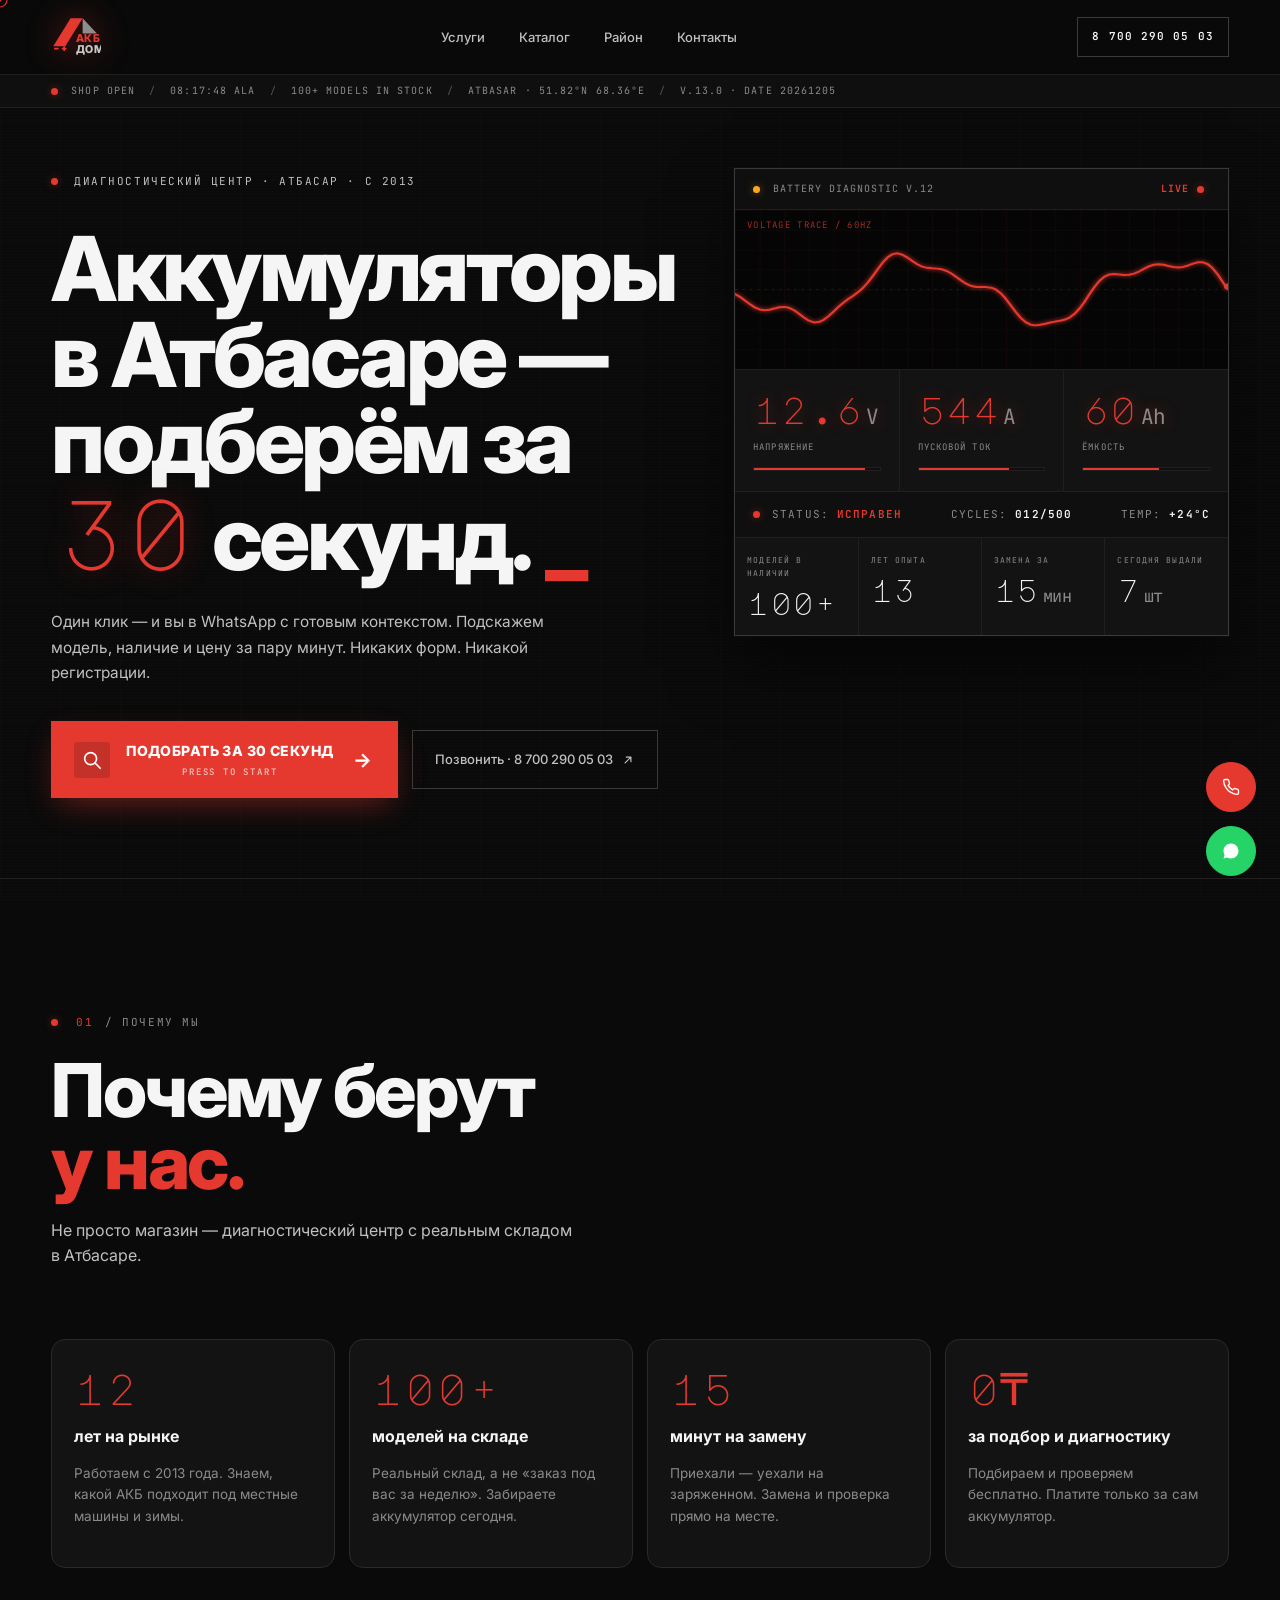
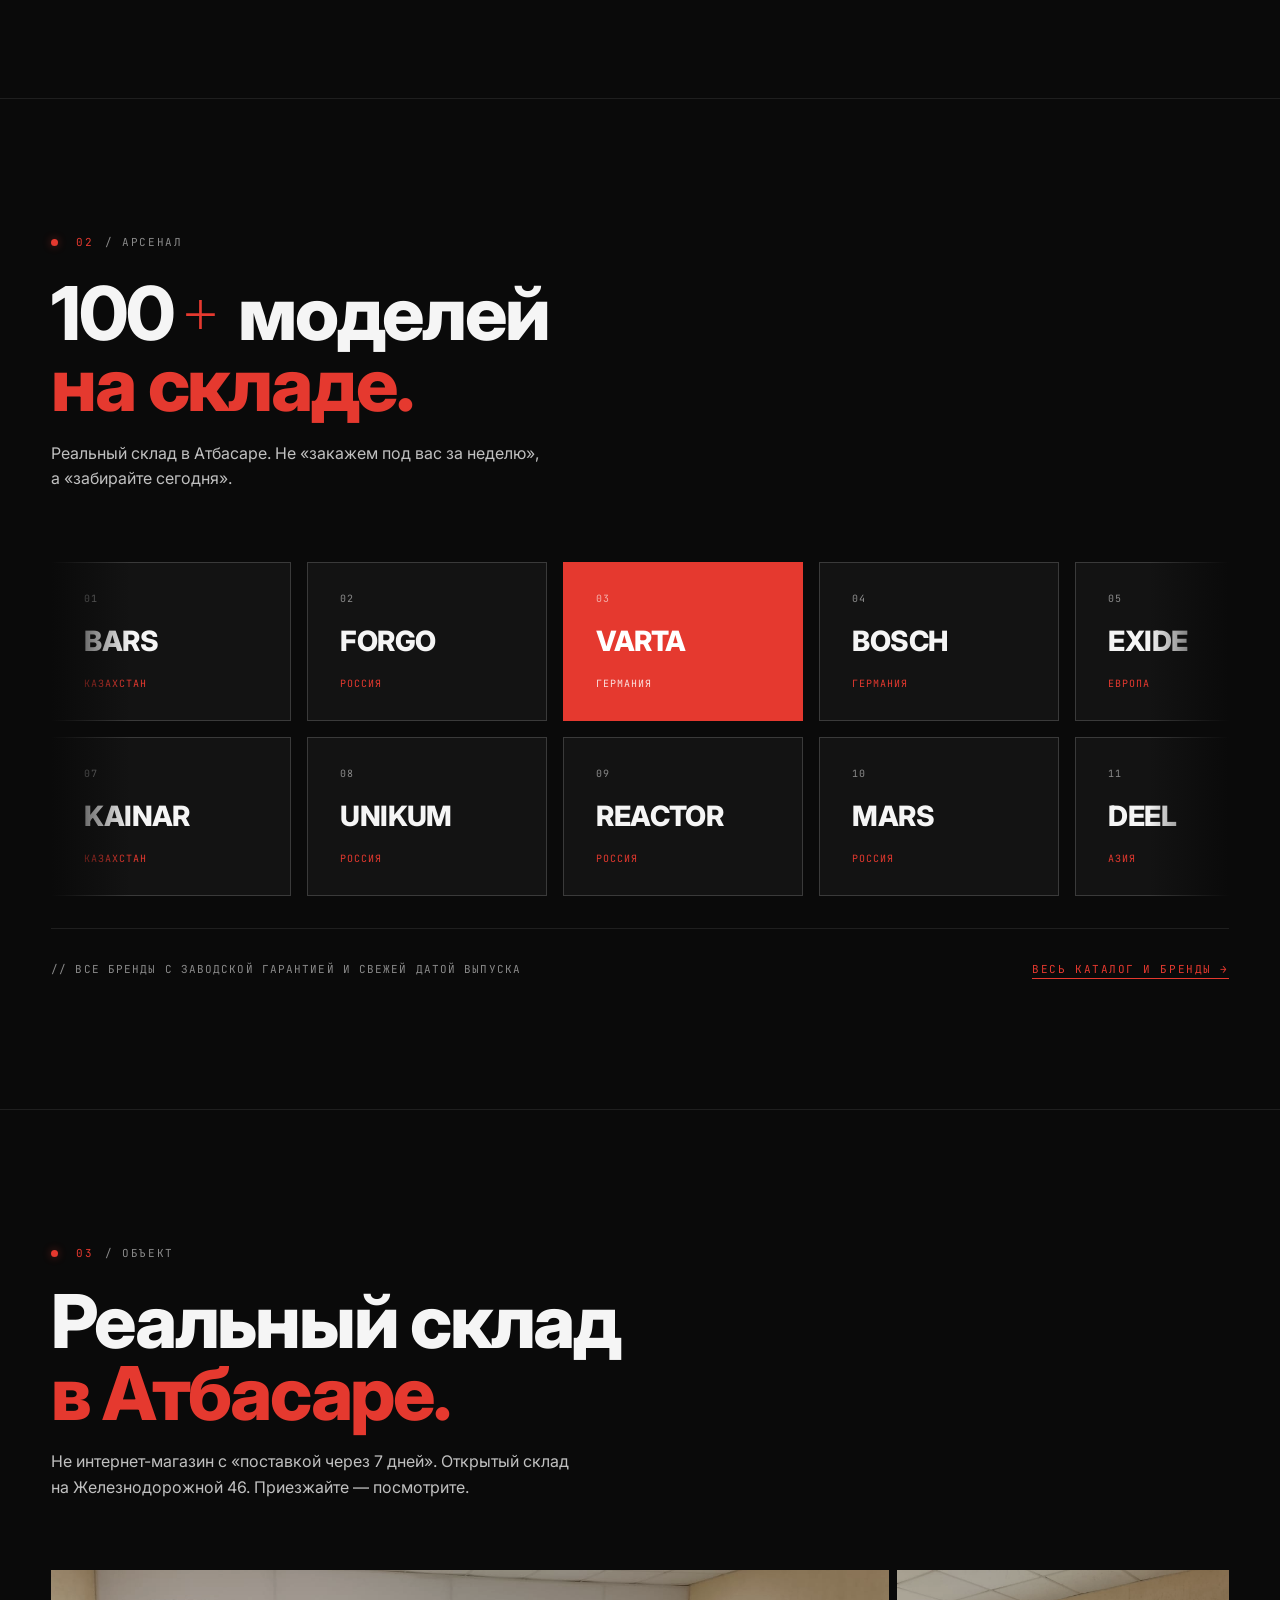
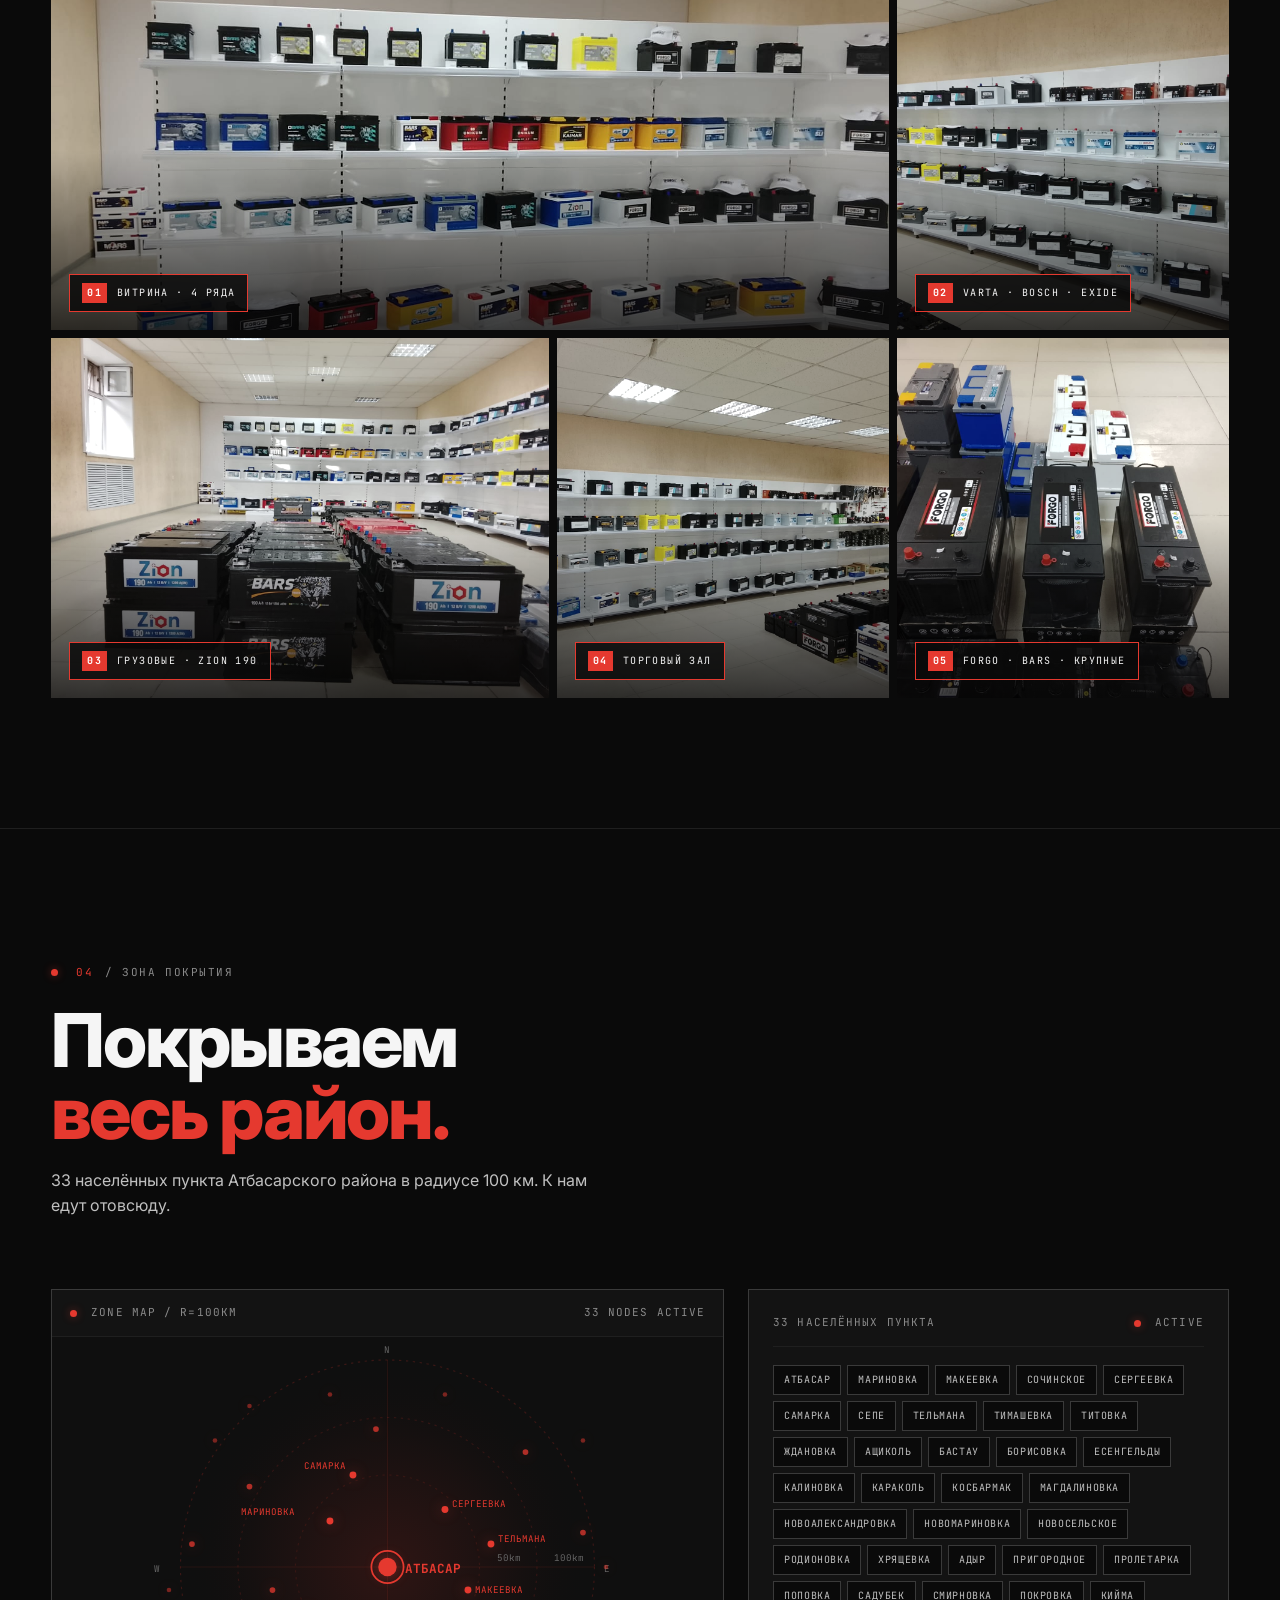
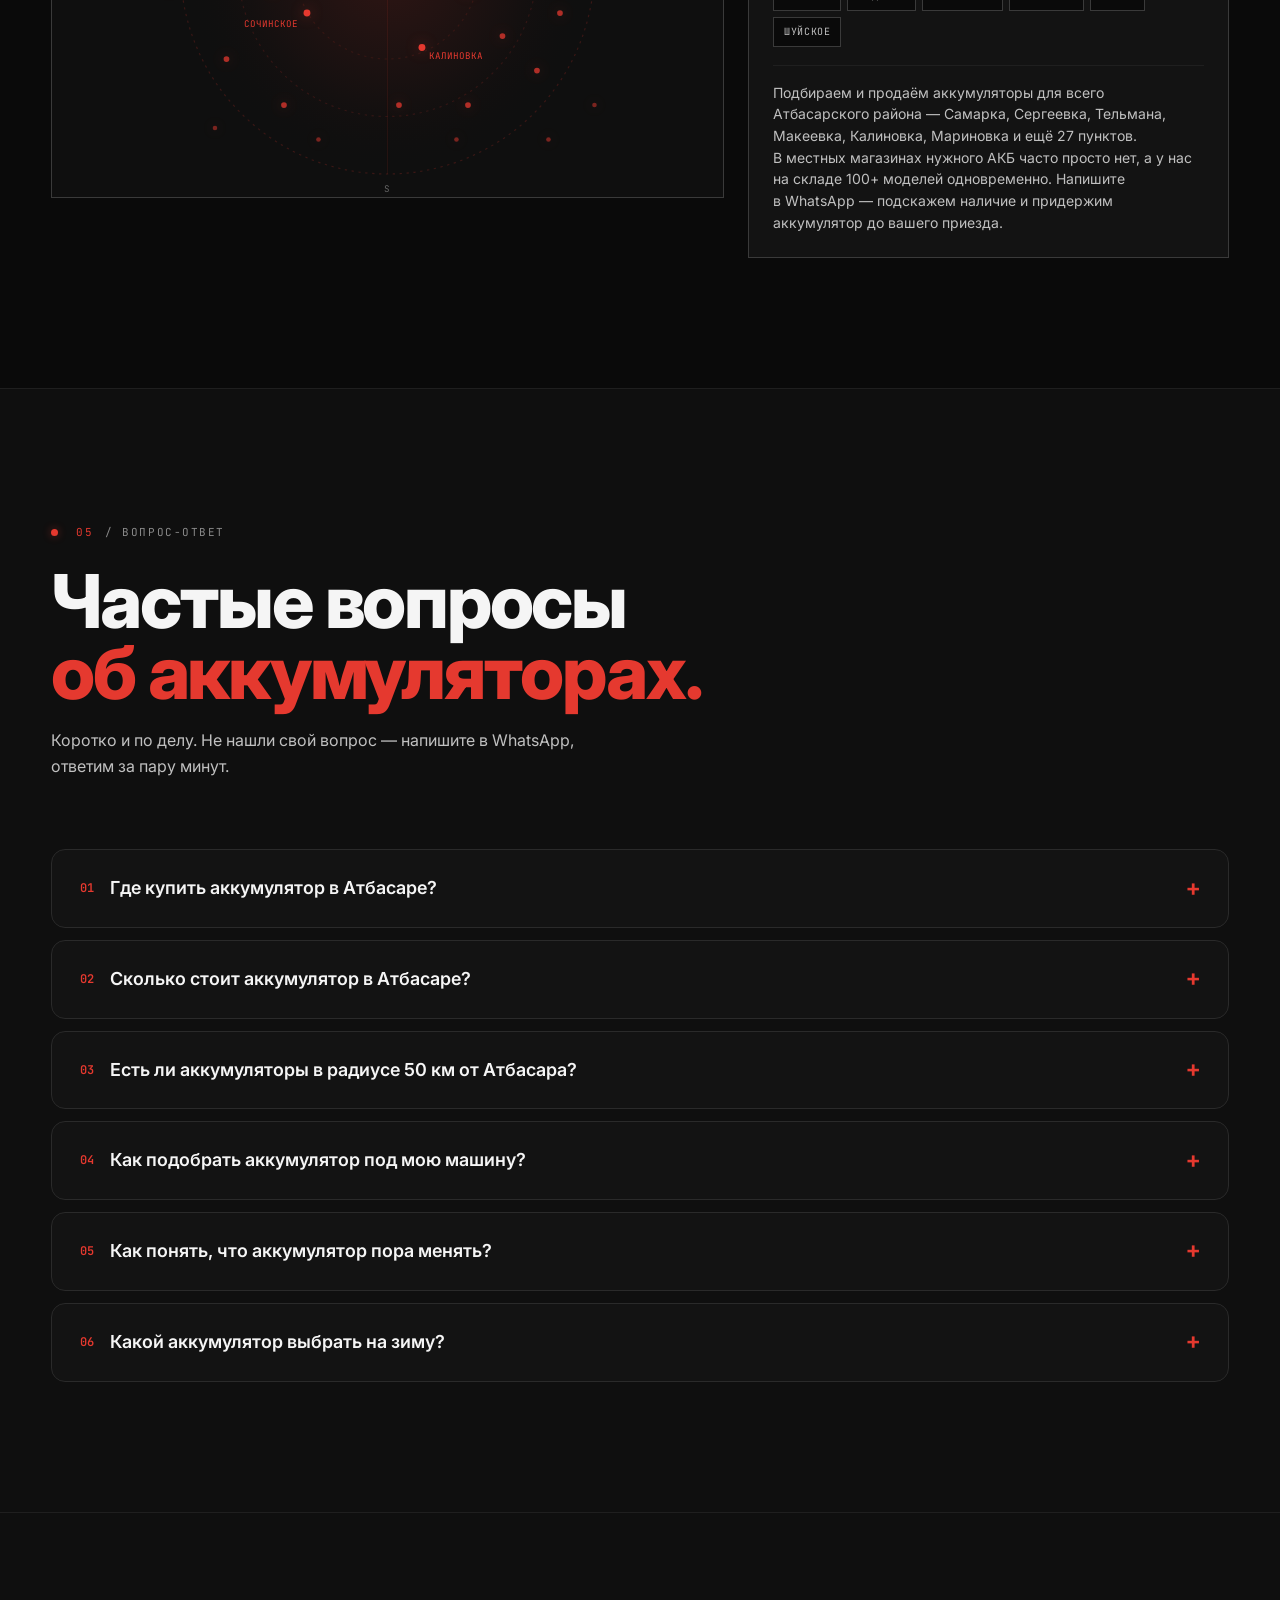
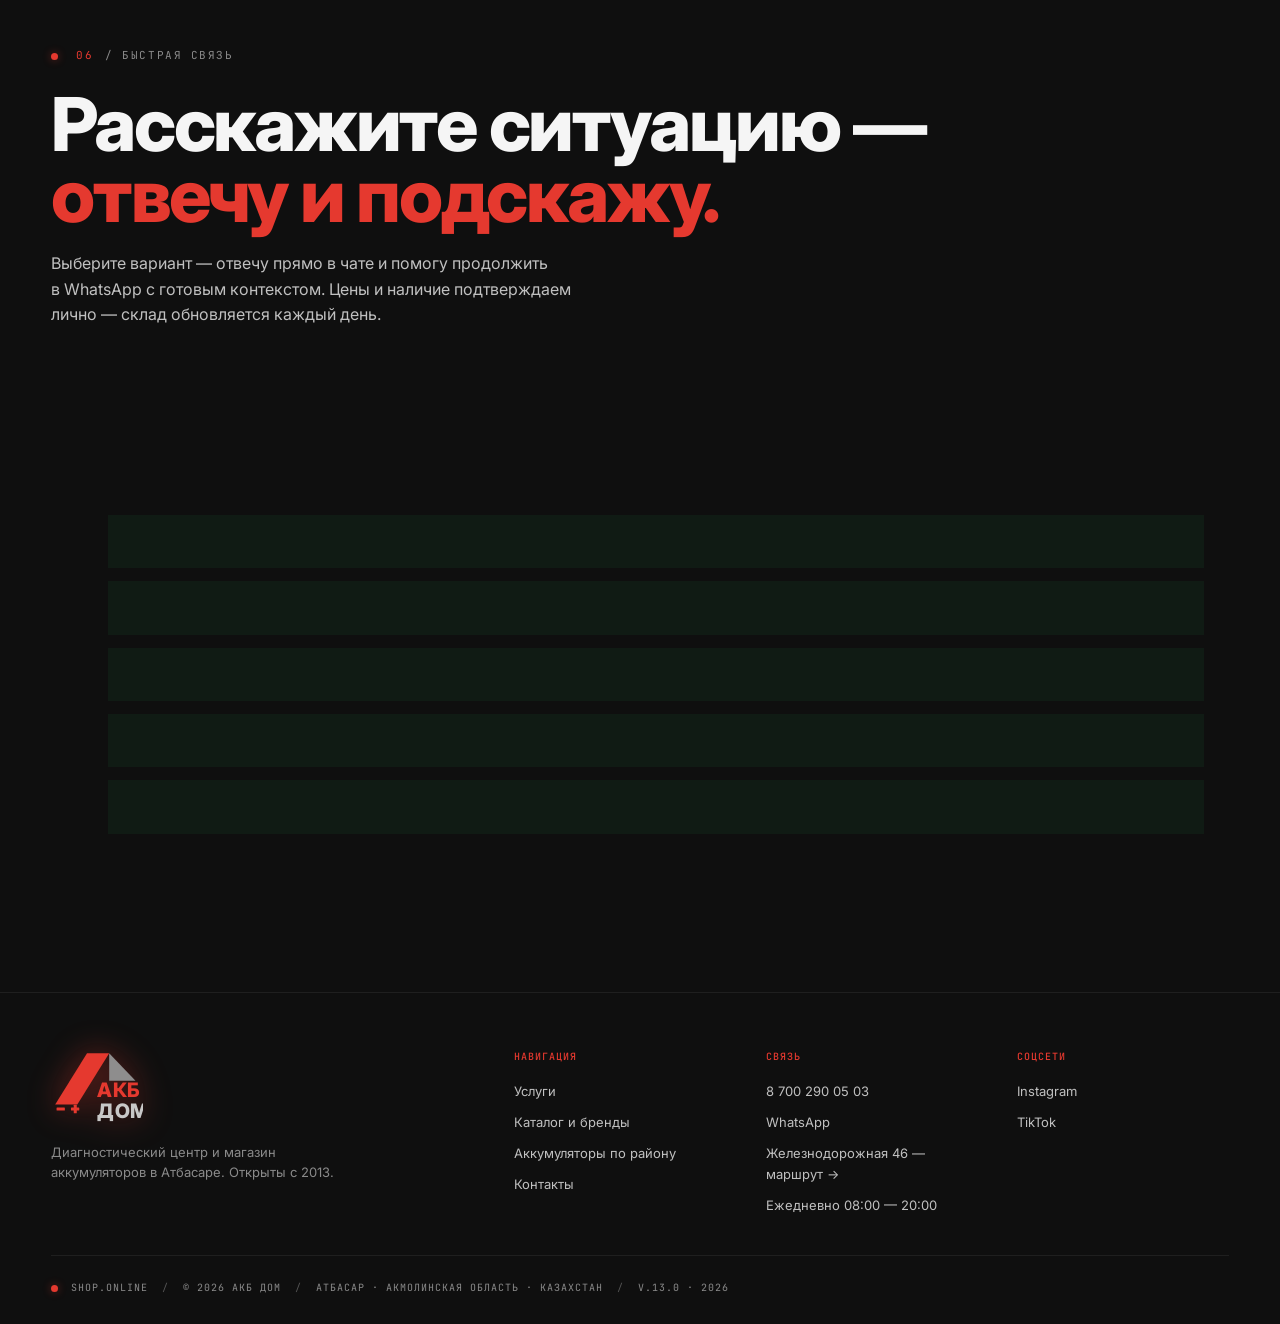
<file: index.html>
<!DOCTYPE html>
<html lang="ru">
<head>
<meta charset="UTF-8" />
<meta name="viewport" content="width=device-width, initial-scale=1.0, viewport-fit=cover" />
<meta name="theme-color" content="#E5392F" />

<title>Аккумуляторы в Атбасаре — подбор и замена за 15 мин | АКБ Дом</title>
<meta name="description" content="Аккумуляторы в Атбасаре: подбор за 30 сек, замена за 15 мин. 100+ моделей — BARS, VARTA, BOSCH, ZION. Диагностика бесплатно. Железнодорожная 46. ☎ 8 700 290 05 03." />
<meta name="robots" content="index, follow, max-image-preview:large" />
<meta name="geo.region" content="KZ-AKM" />
<meta name="geo.placename" content="Атбасар" />
<meta name="geo.position" content="51.82049;68.36369" />
<meta name="ICBM" content="51.82049, 68.36369" />
<link rel="canonical" href="https://akb-dom.kz/" />

<meta property="og:type" content="website" />
<meta property="og:locale" content="ru_KZ" />
<meta property="og:site_name" content="АКБ Дом" />
<meta property="og:title" content="Аккумуляторы в Атбасаре — подбор и замена за 15 мин | АКБ Дом" />
<meta property="og:description" content="Аккумуляторы в Атбасаре: подбор за 30 сек, замена за 15 мин. 100+ моделей — BARS, VARTA, BOSCH, ZION. Диагностика бесплатно. Железнодорожная 46. ☎ 8 700 290 05 03." />
<meta property="og:image" content="https://akb-dom.kz/og-cover.jpg" />
<meta property="og:url" content="https://akb-dom.kz/" />

<link rel="preconnect" href="https://fonts.googleapis.com" />
<link rel="preconnect" href="https://fonts.gstatic.com" crossorigin />
<link href="https://fonts.googleapis.com/css2?family=Inter:wght@400;500;600;700;800;900&family=JetBrains+Mono:wght@400;500;700&family=Major+Mono+Display&display=swap" rel="stylesheet" />
<link rel="icon" type="image/svg+xml" href="favicon.svg" />
<link rel="stylesheet" href="styles.css?v=5" />

<script type="application/ld+json">
{
  "@context": "https://schema.org",
  "@type": "AutoPartsStore",
  "@id": "https://akb-dom.kz/#business",
  "name": "АКБ Дом",
  "alternateName": [
    "AKB Dom Atbasar",
    "АКБ Дом Атбасар"
  ],
  "description": "Диагностический центр и самый большой магазин аккумуляторов в Атбасаре. Бесплатный подбор АКБ. 100+ моделей. 13 лет на рынке. BARS, FORGO, VARTA, BOSCH, EXIDE, ZION, KAINAR.",
  "url": "https://akb-dom.kz/",
  "logo": "https://akb-dom.kz/images/akb-dom-logo.jpg",
  "image": [
    "https://akb-dom.kz/images/akb-dom-atbasar-1.jpg",
    "https://akb-dom.kz/images/akb-dom-atbasar-2.jpg",
    "https://akb-dom.kz/images/akb-dom-atbasar-3.jpg",
    "https://akb-dom.kz/images/akb-dom-atbasar-4.jpg"
  ],
  "telephone": "+77002900503",
  "priceRange": "20000 — 180000 ₸",
  "currenciesAccepted": "KZT",
  "paymentAccepted": "Cash, Credit Card, Kaspi",
  "foundingDate": "2013",
  "address": {
    "@type": "PostalAddress",
    "streetAddress": "Железнодорожная улица, 46",
    "addressLocality": "Атбасар",
    "addressRegion": "Акмолинская область",
    "addressCountry": "KZ",
    "postalCode": "020400"
  },
  "geo": {
    "@type": "GeoCoordinates",
    "latitude": 51.82049,
    "longitude": 68.36369
  },
  "openingHoursSpecification": [
    {
      "@type": "OpeningHoursSpecification",
      "dayOfWeek": [
        "Monday",
        "Tuesday",
        "Wednesday",
        "Thursday",
        "Friday",
        "Saturday",
        "Sunday"
      ],
      "opens": "08:00",
      "closes": "20:00"
    }
  ],
  "sameAs": [
    "https://www.instagram.com/akb.dom_astana",
    "https://www.tiktok.com/@akb.dom_astana",
    "https://2gis.kz/firm/70000001114789784"
  ],
  "hasMap": "https://2gis.kz/firm/70000001114789784",
  "areaServed": [
    {
      "@type": "City",
      "name": "Атбасар"
    },
    {
      "@type": "AdministrativeArea",
      "name": "Атбасарский район"
    },
    {
      "@type": "GeoCircle",
      "name": "Зона обслуживания — радиус 100 км от Атбасара",
      "geoMidpoint": {
        "@type": "GeoCoordinates",
        "latitude": 51.82049,
        "longitude": 68.36369
      },
      "geoRadius": "100000"
    },
    {
      "@type": "Place",
      "name": "Мариновка"
    },
    {
      "@type": "Place",
      "name": "Макеевка"
    },
    {
      "@type": "Place",
      "name": "Сочинское"
    },
    {
      "@type": "Place",
      "name": "Сергеевка"
    },
    {
      "@type": "Place",
      "name": "Самарка"
    },
    {
      "@type": "Place",
      "name": "Сепе"
    },
    {
      "@type": "Place",
      "name": "Тельмана"
    },
    {
      "@type": "Place",
      "name": "Тимашевка"
    },
    {
      "@type": "Place",
      "name": "Титовка"
    },
    {
      "@type": "Place",
      "name": "Ждановка"
    },
    {
      "@type": "Place",
      "name": "Ащиколь"
    },
    {
      "@type": "Place",
      "name": "Бастау"
    },
    {
      "@type": "Place",
      "name": "Борисовка"
    },
    {
      "@type": "Place",
      "name": "Есенгельды"
    },
    {
      "@type": "Place",
      "name": "Калиновка"
    },
    {
      "@type": "Place",
      "name": "Караколь"
    },
    {
      "@type": "Place",
      "name": "Косбармак"
    },
    {
      "@type": "Place",
      "name": "Магдалиновка"
    },
    {
      "@type": "Place",
      "name": "Новоалександровка"
    },
    {
      "@type": "Place",
      "name": "Новомариновка"
    },
    {
      "@type": "Place",
      "name": "Новосельское"
    },
    {
      "@type": "Place",
      "name": "Родионовка"
    },
    {
      "@type": "Place",
      "name": "Хрящевка"
    },
    {
      "@type": "Place",
      "name": "Адыр"
    },
    {
      "@type": "Place",
      "name": "Пригородное"
    },
    {
      "@type": "Place",
      "name": "Пролетарка"
    },
    {
      "@type": "Place",
      "name": "Поповка"
    },
    {
      "@type": "Place",
      "name": "Садубек"
    },
    {
      "@type": "Place",
      "name": "Смирновка"
    },
    {
      "@type": "Place",
      "name": "Покровка"
    },
    {
      "@type": "Place",
      "name": "Кийма"
    },
    {
      "@type": "Place",
      "name": "Шуйское"
    }
  ],
  "makesOffer": [
    {
      "@type": "Offer",
      "itemOffered": {
        "@type": "Service",
        "name": "Подбор аккумулятора",
        "description": "Бесплатный подбор АКБ по марке, модели и году авто за 30 секунд."
      }
    },
    {
      "@type": "Offer",
      "itemOffered": {
        "@type": "Service",
        "name": "Замена аккумулятора",
        "description": "Замена АКБ на месте в Атбасаре за 15 минут."
      }
    },
    {
      "@type": "Offer",
      "itemOffered": {
        "@type": "Service",
        "name": "Диагностика аккумулятора",
        "description": "Проверка напряжения, пускового тока и состояния батареи."
      }
    },
    {
      "@type": "Offer",
      "itemOffered": {
        "@type": "Service",
        "name": "Зарядка аккумулятора",
        "description": "Зарядка разряженного аккумулятора правильным током."
      }
    }
  ],
  "brand": [
    {
      "@type": "Brand",
      "name": "BARS"
    },
    {
      "@type": "Brand",
      "name": "FORGO"
    },
    {
      "@type": "Brand",
      "name": "VARTA"
    },
    {
      "@type": "Brand",
      "name": "BOSCH"
    },
    {
      "@type": "Brand",
      "name": "EXIDE"
    },
    {
      "@type": "Brand",
      "name": "ZION"
    },
    {
      "@type": "Brand",
      "name": "KAINAR"
    },
    {
      "@type": "Brand",
      "name": "UNIKUM"
    }
  ]
}
</script>
<script type="application/ld+json">
{
 "@context": "https://schema.org",
 "@type": "FAQPage",
 "mainEntity": [
  {
   "@type": "Question",
   "name": "Где купить аккумулятор в Атбасаре?",
   "acceptedAnswer": {
    "@type": "Answer",
    "text": "В магазине АКБ Дом на Железнодорожной 46 — это открытый склад со 100+ моделями в наличии. Работаем ежедневно с 08:00 до 20:00, с 2013 года. Подбор и диагностика бесплатные."
   }
  },
  {
   "@type": "Question",
   "name": "Сколько стоит аккумулятор в Атбасаре?",
   "acceptedAnswer": {
    "@type": "Answer",
    "text": "От 20 000 до 180 000 ₸ — зависит от ёмкости и бренда. Точную цену по вашей модели подтвердим в WhatsApp: склад обновляется каждый день."
   }
  },
  {
   "@type": "Question",
   "name": "Есть ли аккумуляторы в радиусе 50 км от Атбасара?",
   "acceptedAnswer": {
    "@type": "Answer",
    "text": "Да. Магазин находится в Атбасаре, и большинство сёл Атбасарского района лежит в радиусе 50 км — это 30–40 минут дороги. Из дальних пунктов района ехать до 100 км. Доставки по сёлам нет, но перед выездом напишите в WhatsApp — подберём модель и придержим аккумулятор до приезда."
   }
  },
  {
   "@type": "Question",
   "name": "Как подобрать аккумулятор под мою машину?",
   "acceptedAnswer": {
    "@type": "Answer",
    "text": "Подбор бесплатный и занимает около 30 секунд. Назовите марку, модель и год авто — или данные со старого аккумулятора. Учитываем ёмкость, пусковой ток и полярность."
   }
  },
  {
   "@type": "Question",
   "name": "Как понять, что аккумулятор пора менять?",
   "acceptedAnswer": {
    "@type": "Answer",
    "text": "Стартер крутит вяло, машина тяжело заводится по утрам, тускнеют фары, АКБ старше 4–5 лет. Заезжайте на бесплатную диагностику — проверим напряжение и пусковой ток и скажем честно, менять или ещё послужит."
   }
  },
  {
   "@type": "Question",
   "name": "Какой аккумулятор выбрать на зиму?",
   "acceptedAnswer": {
    "@type": "Answer",
    "text": "С запасом по пусковому току (CCA): в Атбасаре бывает до −40 °C. Берите модель не слабее заводской, а для дизеля и больших моторов — с запасом. Подберём бесплатно под вашу машину."
   }
  }
 ]
}
</script>
</head>
<body>

<svg xmlns="http://www.w3.org/2000/svg" style="display:none">
  <defs>
    <symbol id="roof" viewBox="0 0 40 40"><path d="M 22 6 L 36 24 L 22 24 Z" fill="#8E8D8D"/><path d="M 6 24 L 18 6 L 30 24 Z" fill="#E5392F"/><rect x="13" y="22" width="2" height="6" fill="#E5392F"/><rect x="21" y="22" width="2" height="6" fill="#8E8D8D"/></symbol>
    <symbol id="bolt" viewBox="0 0 24 24"><path d="M14 2 L4 14 H11 L10 22 L20 10 H13 L14 2 Z" fill="currentColor"/></symbol>
    <symbol id="arrow" viewBox="0 0 24 24"><path d="M5 12 H19 M13 6 L19 12 L13 18" fill="none" stroke="currentColor" stroke-width="2" stroke-linejoin="round" stroke-linecap="round"/></symbol>
    <symbol id="arrow-tr" viewBox="0 0 24 24"><path d="M7 17 L17 7 M9 7 H17 V15" fill="none" stroke="currentColor" stroke-width="2" stroke-linejoin="round" stroke-linecap="round"/></symbol>
    <symbol id="phone" viewBox="0 0 24 24"><path d="M22 16.92v3a2 2 0 0 1-2.18 2 19.79 19.79 0 0 1-8.63-3.07 19.5 19.5 0 0 1-6-6 19.79 19.79 0 0 1-3.07-8.67A2 2 0 0 1 4.11 2h3a2 2 0 0 1 2 1.72c.13.96.37 1.9.72 2.81a2 2 0 0 1-.45 2.11L8.09 9.91a16 16 0 0 0 6 6l1.27-1.27a2 2 0 0 1 2.11-.45c.91.35 1.85.59 2.81.72A2 2 0 0 1 22 16.92z" fill="none" stroke="currentColor" stroke-width="1.8" stroke-linejoin="round" stroke-linecap="round"/></symbol>
    <symbol id="wa" viewBox="0 0 24 24"><path d="M17.5 14.4c-.3-.15-1.76-.87-2.03-.97-.27-.1-.47-.15-.67.15-.2.3-.77.97-.94 1.16-.17.2-.35.22-.64.08-.3-.15-1.26-.46-2.39-1.48-.88-.79-1.48-1.76-1.65-2.06-.17-.3-.02-.46.13-.6.13-.13.3-.35.45-.52.15-.17.2-.3.3-.5.1-.2.05-.37-.03-.52-.07-.15-.67-1.61-.92-2.21-.24-.58-.49-.5-.67-.51-.17-.01-.37-.01-.57-.01-.2 0-.52.07-.79.37-.27.3-1.04 1.02-1.04 2.48s1.07 2.88 1.21 3.07c.15.2 2.1 3.2 5.08 4.49.71.3 1.26.49 1.69.62.71.23 1.36.2 1.87.12.57-.08 1.76-.72 2-1.41.25-.7.25-1.29.17-1.41-.07-.12-.27-.2-.57-.35zM12 2C6.48 2 2 6.48 2 12c0 1.9.53 3.66 1.44 5.17L2 22l4.83-1.44A9.97 9.97 0 0 0 12 22c5.52 0 10-4.48 10-10S17.52 2 12 2z" fill="currentColor"/></symbol>
    <symbol id="check" viewBox="0 0 24 24"><path d="M5 12 L10 17 L19 7" fill="none" stroke="currentColor" stroke-width="2.5" stroke-linejoin="round" stroke-linecap="round"/></symbol>
    <symbol id="x" viewBox="0 0 24 24"><path d="M6 6 L18 18 M18 6 L6 18" stroke="currentColor" stroke-width="2" stroke-linecap="round"/></symbol>
    <symbol id="dot" viewBox="0 0 8 8"><circle cx="4" cy="4" r="2" fill="currentColor"/></symbol>
    <symbol id="key" viewBox="0 0 24 24"><path d="M15 7 A 4 4 0 1 0 11.85 11.85 L 4 19.7 V 21 H 6 V 19 H 8 V 17 H 10 V 14.85" fill="none" stroke="currentColor" stroke-width="1.8" stroke-linejoin="round" stroke-linecap="round"/><circle cx="16" cy="7" r="1.2" fill="currentColor"/></symbol>
    <symbol id="search" viewBox="0 0 24 24"><circle cx="10.5" cy="10.5" r="6.5" fill="none" stroke="currentColor" stroke-width="1.8"/><line x1="15.5" y1="15.5" x2="21" y2="21" stroke="currentColor" stroke-width="1.8" stroke-linecap="round"/></symbol>
    <symbol id="logo" viewBox="40 40 332 278">
      <polygon points="55,240 170,55 250,55 135,240" fill="#E5392F"/>
      <polygon points="250,55 345,155 250,155" fill="#8E8D8D"/>
      <rect x="60" y="251" width="30" height="11" rx="2" fill="#E5392F"/>
      <rect x="112" y="251" width="30" height="11" rx="2" fill="#E5392F"/>
      <rect x="122" y="241" width="11" height="31" rx="2" fill="#E5392F"/>
      <text x="206" y="212" font-family="Inter, Arial, sans-serif" font-weight="800" font-size="72" letter-spacing="2" fill="#E5392F">АКБ</text>
      <text x="206" y="288" font-family="Inter, Arial, sans-serif" font-weight="800" font-size="72" letter-spacing="2" fill="#C8C8C8">ДОМ</text>
    </symbol>
  </defs>
</svg>

<!-- BOOT SCREEN (приветствие при загрузке) -->
<div class="boot" id="boot" aria-hidden="true">
  <div class="boot-inner">
    <div class="boot-bolt">
      <svg width="56" height="56" viewBox="0 0 24 24"><use href="#bolt"/></svg>
    </div>
    <div class="boot-text">
      <div class="boot-line mono"><span class="boot-prompt">&gt;</span> SYSTEM CHECK ........... <span class="boot-ok">OK</span></div>
      <div class="boot-line mono"><span class="boot-prompt">&gt;</span> BATTERY MODULE ......... <span class="boot-ok">100%</span></div>
      <div class="boot-line mono"><span class="boot-prompt">&gt;</span> CONNECTING TO АКБ ДОМ .. <span class="boot-ok">ONLINE</span></div>
      <div class="boot-line mono"><span class="boot-prompt">&gt;</span> LOADING DIAGNOSTIC UI...</div>
    </div>
  </div>
</div>

<!-- Custom cursor -->
<div class="cursor" id="cursor" aria-hidden="true">
  <svg viewBox="0 0 24 24"><circle cx="12" cy="12" r="6" fill="none" stroke="currentColor" stroke-width="1"/><circle cx="12" cy="12" r="1.4" fill="currentColor"/></svg>
</div>

<!-- Floating CTAs -->
<a class="fcta fcta-call" href="tel:+77002900503" aria-label="Позвонить" data-sound="click">
  <svg width="18" height="18"><use href="#phone"/></svg>
</a>
<a class="fcta fcta-wa" href="https://wa.me/77002900503" target="_blank" rel="noopener" aria-label="WhatsApp" data-sound="click">
  <svg width="18" height="18"><use href="#wa"/></svg>
</a>

<header class="sysbar">
  <div class="container sysbar-row">
    <a href="index.html" class="brand" data-sound="click">
      <span class="brand-mark"><svg width="50" height="42" role="img" aria-label="АКБ Дом — аккумуляторы в Атбасаре"><use href="#logo"/></svg></span>
    </a>
    <nav class="nav">
      <a href="uslugi.html" data-sound="click"><span>Услуги</span></a>
      <a href="katalog.html" data-sound="click"><span>Каталог</span></a>
      <a href="rayon.html" data-sound="click"><span>Район</span></a>
      <a href="kontakty.html" data-sound="click"><span>Контакты</span></a>
    </nav>
    <a href="tel:+77002900503" class="sys-cta mono" data-sound="click">
      8 700 290 05 03
    </a>
    <button class="burger" id="burger" type="button" aria-label="Меню" aria-expanded="false" aria-controls="mnav" data-sound="click"><span></span><span></span><span></span></button>
  </div>
  <div class="ticker-bar mono" aria-hidden="true">
    <div class="container ticker-row">
      <span><i class="led led-on"></i> SHOP OPEN</span>
      <span class="sep">/</span>
      <span id="local-time">--:--:-- ALA</span>
      <span class="sep">/</span>
      <span class="hide-sm">100+ MODELS IN STOCK</span>
      <span class="sep hide-sm">/</span>
      <span class="hide-sm">ATBASAR · 51.82°N 68.36°E</span>
      <span class="sep hide-sm">/</span>
      <span>v.13.0 · DATE <span id="datestamp">--</span></span>
    </div>
  </div>
</header>

<nav class="mnav" id="mnav" aria-label="Мобильное меню">
  <a class="mnav-link" href="index.html" aria-current="page">Главная</a>
  <a class="mnav-link" href="uslugi.html">Услуги</a>
  <a class="mnav-link" href="katalog.html">Каталог</a>
  <a class="mnav-link" href="rayon.html">Район</a>
  <a class="mnav-link" href="kontakty.html">Контакты</a>
  <div class="mnav-cta">
    <a class="mnav-btn call" href="tel:+77002900503">Позвонить · 8 700 290 05 03</a>
    <a class="mnav-btn wa" href="https://wa.me/77002900503" target="_blank" rel="noopener">Написать в WhatsApp</a>
  </div>
  <div class="mnav-foot mono">АТБАСАР · ЖЕЛЕЗНОДОРОЖНАЯ 46<br/>ЕЖЕДНЕВНО 08:00 — 20:00</div>
</nav>

<section class="hero" id="top">
  <div class="hero-grid container">
    <!-- LEFT: Big claim + CTA -->
    <div class="hero-claim">
      <span class="eyebrow mono">
        <i class="led led-on"></i>
        ДИАГНОСТИЧЕСКИЙ ЦЕНТР · АТБАСАР · С 2013
      </span>
      <h1 class="hero-h1">
        Аккумуляторы<br/>
        в&nbsp;Атбасаре —<br/>
        подберём за <span class="big-num">30</span>&nbsp;секунд.
        <span class="hero-cursor" aria-hidden="true">_</span>
      </h1>
      <p class="hero-sub">
        Один клик — и&nbsp;вы&nbsp;в&nbsp;WhatsApp с&nbsp;готовым контекстом. Подскажем модель,
        наличие и&nbsp;цену за&nbsp;пару минут. Никаких форм. Никакой регистрации.
      </p>
      <div class="hero-actions">
        <button class="ignite-btn" id="ignite-btn" data-sound="ignite">
          <span class="ignite-glow"></span>
          <span class="ignite-icon"><svg width="22" height="22"><use href="#search"/></svg></span>
          <span class="ignite-label">
            <span class="ignite-text">ПОДОБРАТЬ ЗА&nbsp;30&nbsp;СЕКУНД</span>
            <span class="ignite-sub mono">PRESS TO START</span>
          </span>
          <span class="ignite-arrow">→</span>
        </button>
        <a href="tel:+77002900503" class="ghost-btn" data-sound="click">
          <span>Позвонить&nbsp;· 8&nbsp;700&nbsp;290&nbsp;05&nbsp;03</span>
          <svg width="14" height="14"><use href="#arrow-tr"/></svg>
        </a>
      </div>
    </div>

    <!-- RIGHT: Live dashboard widget -->
    <div class="dash">
      <!-- Top: header strip -->
      <div class="dash-head mono">
        <span><i class="led led-amber"></i> BATTERY DIAGNOSTIC v.12</span>
        <span class="dash-head-right">
          <span>LIVE</span>
          <i class="led led-on led-blink"></i>
        </span>
      </div>

      <!-- Big oscilloscope -->
      <div class="osc">
        <svg viewBox="0 0 400 160" preserveAspectRatio="none" aria-hidden="true">
          <!-- grid -->
          <defs>
            <pattern id="osc-grid" width="20" height="20" patternUnits="userSpaceOnUse">
              <path d="M 20 0 L 0 0 0 20" fill="none" stroke="rgba(229,57,47,.08)" stroke-width="1"/>
            </pattern>
          </defs>
          <rect width="400" height="160" fill="url(#osc-grid)"/>
          <!-- middle axis -->
          <line x1="0" y1="80" x2="400" y2="80" stroke="rgba(229,57,47,.2)" stroke-width="1" stroke-dasharray="2 4"/>
          <!-- live wave -->
          <path id="osc-wave" d="" fill="none" stroke="#E5392F" stroke-width="2" stroke-linejoin="round" stroke-linecap="round" filter="url(#osc-glow)"/>
          <filter id="osc-glow">
            <feGaussianBlur in="SourceGraphic" stdDeviation="2"/>
            <feMerge>
              <feMergeNode/>
              <feMergeNode in="SourceGraphic"/>
            </feMerge>
          </filter>
          <!-- moving dot at end -->
          <circle id="osc-dot" cx="0" cy="80" r="3" fill="#E5392F"/>
        </svg>
        <span class="osc-tag mono">VOLTAGE TRACE / 60Hz</span>
      </div>

      <!-- Big metrics row -->
      <div class="metrics">
        <div class="metric">
          <div class="metric-num"><span id="m-voltage">12.8</span><span class="metric-u">V</span></div>
          <div class="metric-lbl mono">НАПРЯЖЕНИЕ</div>
          <div class="metric-bar"><span class="metric-fill" style="width:88%"></span></div>
        </div>
        <div class="metric">
          <div class="metric-num"><span id="m-cca">540</span><span class="metric-u">A</span></div>
          <div class="metric-lbl mono">ПУСКОВОЙ&nbsp;ТОК</div>
          <div class="metric-bar"><span class="metric-fill" style="width:72%"></span></div>
        </div>
        <div class="metric">
          <div class="metric-num"><span id="m-cap">60</span><span class="metric-u">Ah</span></div>
          <div class="metric-lbl mono">ЁМКОСТЬ</div>
          <div class="metric-bar"><span class="metric-fill" style="width:60%"></span></div>
        </div>
      </div>

      <!-- Status row -->
      <div class="dash-foot">
        <div class="status-item">
          <i class="led led-on"></i>
          <span class="mono">STATUS: <strong class="ok-text">ИСПРАВЕН</strong></span>
        </div>
        <div class="status-item">
          <span class="mono">CYCLES: <strong>012/500</strong></span>
        </div>
        <div class="status-item">
          <span class="mono">TEMP: <strong>+24°C</strong></span>
        </div>
      </div>

      <!-- Side panel with counters -->
      <div class="dash-panels">
        <div class="dash-panel">
          <span class="panel-lbl mono">МОДЕЛЕЙ В НАЛИЧИИ</span>
          <span class="panel-num" data-counter="100" data-suffix="+">000</span>
        </div>
        <div class="dash-panel">
          <span class="panel-lbl mono">ЛЕТ ОПЫТА</span>
          <span class="panel-num" data-counter="13">00</span>
        </div>
        <div class="dash-panel">
          <span class="panel-lbl mono">ЗАМЕНА ЗА</span>
          <span class="panel-num"><span data-counter="15">00</span><span class="panel-u">мин</span></span>
        </div>
        <div class="dash-panel">
          <span class="panel-lbl mono">СЕГОДНЯ ВЫДАЛИ</span>
          <span class="panel-num"><span id="today-given">7</span><span class="panel-u">шт</span></span>
        </div>
      </div>
    </div>
  </div>
</section>

<section class="section why-sec" id="why">
  <div class="container">
    <header class="sec-head">
      <div class="sec-eyebrow mono">
        <i class="dot phosphor"></i>01
        <span class="sec-eyebrow-lbl">/ ПОЧЕМУ МЫ</span>
      </div>
      <h2 class="sec-h2">
        Почему берут<br/>
        <span class="ph">у нас.</span>
      </h2>
      <p class="sec-sub">Не&nbsp;просто магазин — диагностический центр с&nbsp;реальным складом в&nbsp;Атбасаре.</p>
    </header>

    <div class="why-grid">
      <div class="why-item reveal"><div class="why-big">12</div><span class="why-lbl">лет на рынке</span><p class="why-desc">Работаем с 2013 года. Знаем, какой АКБ подходит под местные машины и зимы.</p></div>
      <div class="why-item reveal"><div class="why-big">100+</div><span class="why-lbl">моделей на складе</span><p class="why-desc">Реальный склад, а не «заказ под вас за неделю». Забираете аккумулятор сегодня.</p></div>
      <div class="why-item reveal"><div class="why-big">15</div><span class="why-lbl">минут на замену</span><p class="why-desc">Приехали — уехали на заряженном. Замена и проверка прямо на месте.</p></div>
      <div class="why-item reveal"><div class="why-big">0₸</div><span class="why-lbl">за подбор и диагностику</span><p class="why-desc">Подбираем и проверяем бесплатно. Платите только за сам аккумулятор.</p></div>
    </div>
  </div>
</section>

<section class="section arsenal" id="arsenal">
  <div class="container">
    <header class="sec-head">
      <div class="sec-eyebrow mono">
        <i class="dot phosphor"></i>02
        <span class="sec-eyebrow-lbl">/ АРСЕНАЛ</span>
      </div>
      <h2 class="sec-h2">
        100<span class="plus">+</span> моделей<br/>
        <span class="ph">на складе.</span>
      </h2>
      <p class="sec-sub">Реальный склад в&nbsp;Атбасаре. Не «закажем под&nbsp;вас за&nbsp;неделю», а&nbsp;«забирайте сегодня».</p>
    </header>

    <div class="brands-stack">
      <div class="bstack-row" data-direction="left">
        <div class="bstack-track">
          <div class="bbox" data-brand="BARS"><span class="bbox-num mono">01</span><span class="bbox-name">BARS</span><span class="bbox-meta mono">КАЗАХСТАН</span></div>
          <div class="bbox" data-brand="FORGO"><span class="bbox-num mono">02</span><span class="bbox-name">FORGO</span><span class="bbox-meta mono">РОССИЯ</span></div>
          <div class="bbox bbox-feat" data-brand="VARTA"><span class="bbox-num mono">03</span><span class="bbox-name">VARTA</span><span class="bbox-meta mono">ГЕРМАНИЯ</span></div>
          <div class="bbox" data-brand="BOSCH"><span class="bbox-num mono">04</span><span class="bbox-name">BOSCH</span><span class="bbox-meta mono">ГЕРМАНИЯ</span></div>
          <div class="bbox" data-brand="EXIDE"><span class="bbox-num mono">05</span><span class="bbox-name">EXIDE</span><span class="bbox-meta mono">ЕВРОПА</span></div>
          <div class="bbox" data-brand="ZION"><span class="bbox-num mono">06</span><span class="bbox-name">ZION</span><span class="bbox-meta mono">КАЗАХСТАН · ГРУЗОВЫЕ</span></div>
          <!-- duplicate for seamless loop -->
          <div class="bbox" data-brand="BARS"><span class="bbox-num mono">01</span><span class="bbox-name">BARS</span><span class="bbox-meta mono">КАЗАХСТАН</span></div>
          <div class="bbox" data-brand="FORGO"><span class="bbox-num mono">02</span><span class="bbox-name">FORGO</span><span class="bbox-meta mono">РОССИЯ</span></div>
          <div class="bbox bbox-feat" data-brand="VARTA"><span class="bbox-num mono">03</span><span class="bbox-name">VARTA</span><span class="bbox-meta mono">ГЕРМАНИЯ</span></div>
          <div class="bbox" data-brand="BOSCH"><span class="bbox-num mono">04</span><span class="bbox-name">BOSCH</span><span class="bbox-meta mono">ГЕРМАНИЯ</span></div>
        </div>
      </div>
      <div class="bstack-row" data-direction="right">
        <div class="bstack-track reverse">
          <div class="bbox" data-brand="KAINAR"><span class="bbox-num mono">07</span><span class="bbox-name">KAINAR</span><span class="bbox-meta mono">КАЗАХСТАН</span></div>
          <div class="bbox" data-brand="UNIKUM"><span class="bbox-num mono">08</span><span class="bbox-name">UNIKUM</span><span class="bbox-meta mono">РОССИЯ</span></div>
          <div class="bbox" data-brand="REACTOR"><span class="bbox-num mono">09</span><span class="bbox-name">REACTOR</span><span class="bbox-meta mono">РОССИЯ</span></div>
          <div class="bbox" data-brand="MARS"><span class="bbox-num mono">10</span><span class="bbox-name">MARS</span><span class="bbox-meta mono">РОССИЯ</span></div>
          <div class="bbox" data-brand="DEEL"><span class="bbox-num mono">11</span><span class="bbox-name">DEEL</span><span class="bbox-meta mono">АЗИЯ</span></div>
          <div class="bbox" data-brand="WESTA"><span class="bbox-num mono">12</span><span class="bbox-name">WESTA</span><span class="bbox-meta mono">УКРАИНА</span></div>
          <div class="bbox" data-brand="KAINAR"><span class="bbox-num mono">07</span><span class="bbox-name">KAINAR</span><span class="bbox-meta mono">КАЗАХСТАН</span></div>
          <div class="bbox" data-brand="UNIKUM"><span class="bbox-num mono">08</span><span class="bbox-name">UNIKUM</span><span class="bbox-meta mono">РОССИЯ</span></div>
          <div class="bbox" data-brand="REACTOR"><span class="bbox-num mono">09</span><span class="bbox-name">REACTOR</span><span class="bbox-meta mono">РОССИЯ</span></div>
          <div class="bbox" data-brand="MARS"><span class="bbox-num mono">10</span><span class="bbox-name">MARS</span><span class="bbox-meta mono">РОССИЯ</span></div>
        </div>
      </div>
    </div>

    <div class="arsenal-foot mono">
      <span>// ВСЕ БРЕНДЫ С ЗАВОДСКОЙ ГАРАНТИЕЙ И&nbsp;СВЕЖЕЙ ДАТОЙ ВЫПУСКА</span>
      <a href="katalog.html" data-sound="click">
        ВЕСЬ КАТАЛОГ И&nbsp;БРЕНДЫ →
      </a>
    </div>
  </div>
</section>

<section class="section shop-sec">
  <div class="container">
    <header class="sec-head">
      <div class="sec-eyebrow mono">
        <i class="dot phosphor"></i>03
        <span class="sec-eyebrow-lbl">/ ОБЪЕКТ</span>
      </div>
      <h2 class="sec-h2">
        Реальный склад<br/>
        <span class="ph">в Атбасаре.</span>
      </h2>
      <p class="sec-sub">Не интернет-магазин с&nbsp;«поставкой через 7&nbsp;дней». Открытый склад на&nbsp;Железнодорожной 46. Приезжайте — посмотрите.</p>
    </header>

    <div class="shop-frames">
      <a href="images/akb-dom-atbasar-vitrina.jpg" class="shop-frame frame-1" data-lightbox>
        <img src="images/akb-dom-atbasar-vitrina.jpg" width="1600" height="1200" alt="Витрина магазина АКБ Дом в Атбасаре — 4 ряда аккумуляторов BARS, UNIKUM, KAINAR, VARTA" loading="lazy"/>
        <div class="frame-tag mono">
          <span class="frame-num">01</span>
          <span class="frame-name">ВИТРИНА · 4 РЯДА</span>
        </div>
        <div class="frame-corners">
          <span class="corner tl"></span>
          <span class="corner tr"></span>
          <span class="corner bl"></span>
          <span class="corner br"></span>
        </div>
      </a>
      <a href="images/akb-dom-atbasar-import.jpg" class="shop-frame frame-2" data-lightbox>
        <img src="images/akb-dom-atbasar-import.jpg" width="1600" height="1200" alt="Импортные аккумуляторы VARTA, BOSCH, EXIDE и FORGO в магазине АКБ Дом Атбасар" loading="lazy"/>
        <div class="frame-tag mono">
          <span class="frame-num">02</span>
          <span class="frame-name">VARTA · BOSCH · EXIDE</span>
        </div>
        <div class="frame-corners">
          <span class="corner tl"></span>
          <span class="corner tr"></span>
          <span class="corner bl"></span>
          <span class="corner br"></span>
        </div>
      </a>
      <a href="images/akb-dom-atbasar-gruzovye.jpg" class="shop-frame frame-3" data-lightbox>
        <img src="images/akb-dom-atbasar-gruzovye.jpg" width="1600" height="1200" alt="Грузовые аккумуляторы ZION 190 А·ч и BARS Truck в АКБ Дом Атбасар" loading="lazy"/>
        <div class="frame-tag mono">
          <span class="frame-num">03</span>
          <span class="frame-name">ГРУЗОВЫЕ · ZION 190</span>
        </div>
        <div class="frame-corners">
          <span class="corner tl"></span>
          <span class="corner tr"></span>
          <span class="corner bl"></span>
          <span class="corner br"></span>
        </div>
      </a>
      <a href="images/akb-dom-atbasar-zal.jpg" class="shop-frame frame-4" data-lightbox>
        <img src="images/akb-dom-atbasar-zal.jpg" width="1600" height="1200" alt="Торговый зал АКБ Дом в Атбасаре с аккумуляторами и автоаксессуарами" loading="lazy"/>
        <div class="frame-tag mono">
          <span class="frame-num">04</span>
          <span class="frame-name">ТОРГОВЫЙ ЗАЛ</span>
        </div>
        <div class="frame-corners">
          <span class="corner tl"></span>
          <span class="corner tr"></span>
          <span class="corner bl"></span>
          <span class="corner br"></span>
        </div>
      </a>
      <a href="images/akb-dom-atbasar-krupnye.jpg" class="shop-frame frame-5" data-lightbox>
        <img src="images/akb-dom-atbasar-krupnye.jpg" width="1600" height="1200" alt="Аккумуляторы большой ёмкости FORGO и BARS крупным планом в АКБ Дом" loading="lazy"/>
        <div class="frame-tag mono">
          <span class="frame-num">05</span>
          <span class="frame-name">FORGO · BARS · КРУПНЫЕ</span>
        </div>
        <div class="frame-corners">
          <span class="corner tl"></span>
          <span class="corner tr"></span>
          <span class="corner bl"></span>
          <span class="corner br"></span>
        </div>
      </a>
    </div>
  </div>
</section>

<section class="section region-sec" id="region">
  <div class="container">
    <header class="sec-head">
      <div class="sec-eyebrow mono">
        <i class="dot phosphor"></i>04
        <span class="sec-eyebrow-lbl">/ ЗОНА ПОКРЫТИЯ</span>
      </div>
      <h2 class="sec-h2">
        Покрываем<br/>
        <span class="ph">весь район.</span>
      </h2>
      <p class="sec-sub">33&nbsp;населённых пункта Атбасарского района в&nbsp;радиусе 100&nbsp;км. К&nbsp;нам едут отовсюду.</p>
    </header>

    <div class="region-grid">
      <div class="region-map">
        <div class="region-map-head mono">
          <span><i class="led led-on"></i> ZONE MAP / R=100km</span>
          <span>33 NODES ACTIVE</span>
        </div>
        <svg viewBox="0 0 500 400" class="region-svg">
          <!-- Concentric circles -->
          <defs>
            <radialGradient id="zone-grad">
              <stop offset="0%" stop-color="rgba(229,57,47,.15)"/>
              <stop offset="60%" stop-color="rgba(229,57,47,.04)"/>
              <stop offset="100%" stop-color="transparent"/>
            </radialGradient>
          </defs>
          <circle cx="250" cy="200" r="180" fill="url(#zone-grad)"/>
          <circle cx="250" cy="200" r="180" fill="none" stroke="rgba(229,57,47,.2)" stroke-width="1" stroke-dasharray="2 4"/>
          <circle cx="250" cy="200" r="130" fill="none" stroke="rgba(229,57,47,.15)" stroke-width="1" stroke-dasharray="2 4"/>
          <circle cx="250" cy="200" r="80" fill="none" stroke="rgba(229,57,47,.12)" stroke-width="1" stroke-dasharray="2 4"/>

          <!-- Crosshairs -->
          <line x1="250" y1="20" x2="250" y2="380" stroke="rgba(229,57,47,.1)" stroke-width="1"/>
          <line x1="70" y1="200" x2="430" y2="200" stroke="rgba(229,57,47,.1)" stroke-width="1"/>

          <!-- Distance labels -->
          <text x="250" y="14" text-anchor="middle" fill="#666" font-family="JetBrains Mono" font-size="8">N</text>
          <text x="438" y="204" fill="#666" font-family="JetBrains Mono" font-size="8">E</text>
          <text x="250" y="396" text-anchor="middle" fill="#666" font-family="JetBrains Mono" font-size="8">S</text>
          <text x="50" y="204" text-anchor="middle" fill="#666" font-family="JetBrains Mono" font-size="8">W</text>
          <text x="345" y="195" fill="#666" font-family="JetBrains Mono" font-size="8">50km</text>
          <text x="395" y="195" fill="#666" font-family="JetBrains Mono" font-size="8">100km</text>

          <!-- 33 pins (semi-realistic positions) -->
          <g class="region-pins">
            <!-- Atbasar - center -->
            <g class="pin pin-center">
              <circle cx="250" cy="200" r="8" fill="#E5392F"/>
              <circle cx="250" cy="200" r="14" fill="none" stroke="#E5392F" stroke-width="1.5" class="pin-pulse"/>
              <text x="265" y="205" fill="#E5392F" font-family="JetBrains Mono" font-size="11" font-weight="700">АТБАСАР</text>
            </g>
            <!-- ring 1 (close) -->
            <g class="pin"><circle cx="200" cy="160" r="3" fill="#E5392F"/><text x="170" y="155" fill="#E5392F" font-family="JetBrains Mono" font-size="8" text-anchor="end">МАРИНОВКА</text></g>
            <g class="pin"><circle cx="300" cy="150" r="3" fill="#E5392F"/><text x="306" y="148" fill="#E5392F" font-family="JetBrains Mono" font-size="8">СЕРГЕЕВКА</text></g>
            <g class="pin"><circle cx="320" cy="220" r="3" fill="#E5392F"/><text x="326" y="223" fill="#E5392F" font-family="JetBrains Mono" font-size="8">МАКЕЕВКА</text></g>
            <g class="pin"><circle cx="180" cy="240" r="3" fill="#E5392F"/><text x="172" y="252" fill="#E5392F" font-family="JetBrains Mono" font-size="8" text-anchor="end">СОЧИНСКОЕ</text></g>
            <g class="pin"><circle cx="280" cy="270" r="3" fill="#E5392F"/><text x="286" y="280" fill="#E5392F" font-family="JetBrains Mono" font-size="8">КАЛИНОВКА</text></g>
            <g class="pin"><circle cx="220" cy="120" r="3" fill="#E5392F"/><text x="214" y="115" fill="#E5392F" font-family="JetBrains Mono" font-size="8" text-anchor="end">САМАРКА</text></g>
            <g class="pin"><circle cx="340" cy="180" r="3" fill="#E5392F"/><text x="346" y="178" fill="#E5392F" font-family="JetBrains Mono" font-size="8">ТЕЛЬМАНА</text></g>
            <!-- ring 2 (mid) -->
            <g class="pin"><circle cx="130" cy="130" r="2.5" fill="#E5392F" opacity=".75"/></g>
            <g class="pin"><circle cx="370" cy="100" r="2.5" fill="#E5392F" opacity=".75"/></g>
            <g class="pin"><circle cx="400" cy="240" r="2.5" fill="#E5392F" opacity=".75"/></g>
            <g class="pin"><circle cx="380" cy="290" r="2.5" fill="#E5392F" opacity=".75"/></g>
            <g class="pin"><circle cx="110" cy="280" r="2.5" fill="#E5392F" opacity=".75"/></g>
            <g class="pin"><circle cx="160" cy="320" r="2.5" fill="#E5392F" opacity=".75"/></g>
            <g class="pin"><circle cx="320" cy="320" r="2.5" fill="#E5392F" opacity=".75"/></g>
            <g class="pin"><circle cx="80" cy="180" r="2.5" fill="#E5392F" opacity=".75"/></g>
            <g class="pin"><circle cx="420" cy="170" r="2.5" fill="#E5392F" opacity=".75"/></g>
            <g class="pin"><circle cx="150" cy="220" r="2.5" fill="#E5392F" opacity=".75"/></g>
            <g class="pin"><circle cx="350" cy="260" r="2.5" fill="#E5392F" opacity=".75"/></g>
            <g class="pin"><circle cx="240" cy="80" r="2.5" fill="#E5392F" opacity=".75"/></g>
            <g class="pin"><circle cx="260" cy="320" r="2.5" fill="#E5392F" opacity=".75"/></g>
            <!-- ring 3 (far, dim) -->
            <g class="pin"><circle cx="100" cy="90" r="2" fill="#E5392F" opacity=".5"/></g>
            <g class="pin"><circle cx="420" cy="90" r="2" fill="#E5392F" opacity=".5"/></g>
            <g class="pin"><circle cx="100" cy="340" r="2" fill="#E5392F" opacity=".5"/></g>
            <g class="pin"><circle cx="430" cy="320" r="2" fill="#E5392F" opacity=".5"/></g>
            <g class="pin"><circle cx="60" cy="220" r="2" fill="#E5392F" opacity=".5"/></g>
            <g class="pin"><circle cx="440" cy="200" r="2" fill="#E5392F" opacity=".5"/></g>
            <g class="pin"><circle cx="200" cy="50" r="2" fill="#E5392F" opacity=".5"/></g>
            <g class="pin"><circle cx="300" cy="50" r="2" fill="#E5392F" opacity=".5"/></g>
            <g class="pin"><circle cx="190" cy="350" r="2" fill="#E5392F" opacity=".5"/></g>
            <g class="pin"><circle cx="310" cy="350" r="2" fill="#E5392F" opacity=".5"/></g>
            <g class="pin"><circle cx="130" cy="60" r="2" fill="#E5392F" opacity=".5"/></g>
            <g class="pin"><circle cx="390" cy="350" r="2" fill="#E5392F" opacity=".5"/></g>
          </g>
        </svg>
      </div>

      <div class="region-list">
        <div class="region-list-head mono">
          <span>33 НАСЕЛЁННЫХ ПУНКТА</span>
          <span><i class="led led-on led-blink"></i> ACTIVE</span>
        </div>
        <div class="region-tags">
          <span>Атбасар</span><span>Мариновка</span><span>Макеевка</span><span>Сочинское</span><span>Сергеевка</span><span>Самарка</span><span>Сепе</span><span>Тельмана</span><span>Тимашевка</span><span>Титовка</span><span>Ждановка</span><span>Ащиколь</span><span>Бастау</span><span>Борисовка</span><span>Есенгельды</span><span>Калиновка</span><span>Караколь</span><span>Косбармак</span><span>Магдалиновка</span><span>Новоалександровка</span><span>Новомариновка</span><span>Новосельское</span><span>Родионовка</span><span>Хрящевка</span><span>Адыр</span><span>Пригородное</span><span>Пролетарка</span><span>Поповка</span><span>Садубек</span><span>Смирновка</span><span>Покровка</span><span>Кийма</span><span>Шуйское</span>
        </div>
        <p class="region-text">
          Подбираем и&nbsp;продаём аккумуляторы для всего Атбасарского района — Самарка, Сергеевка, Тельмана, Макеевка, Калиновка, Мариновка и&nbsp;ещё 27&nbsp;пунктов. В&nbsp;местных магазинах нужного АКБ часто просто нет, а&nbsp;у&nbsp;нас на&nbsp;складе 100+ моделей одновременно. Напишите в&nbsp;WhatsApp — подскажем наличие и&nbsp;придержим аккумулятор до&nbsp;вашего приезда.
        </p>
      </div>
    </div>
  </div>
</section>

<section class="section faq-sec" id="faq">
  <div class="container">
    <header class="sec-head">
      <div class="sec-eyebrow mono">
        <i class="dot phosphor"></i>05
        <span class="sec-eyebrow-lbl">/ ВОПРОС-ОТВЕТ</span>
      </div>
      <h2 class="sec-h2">
        Частые вопросы<br/>
        <span class="ph">об аккумуляторах.</span>
      </h2>
      <p class="sec-sub">Коротко и&nbsp;по&nbsp;делу. Не&nbsp;нашли свой вопрос — напишите в&nbsp;WhatsApp, ответим за&nbsp;пару минут.</p>
    </header>
    <div class="faq-list">
      <details class="faq-item">
        <summary><span class="faq-q-num">01</span>Где купить аккумулятор в Атбасаре?</summary>
        <div class="faq-a">В магазине АКБ Дом на Железнодорожной 46 — это открытый склад со 100+ моделями в наличии. Работаем ежедневно с 08:00 до 20:00, с 2013 года. Подбор и диагностика бесплатные.</div>
      </details>
      <details class="faq-item">
        <summary><span class="faq-q-num">02</span>Сколько стоит аккумулятор в Атбасаре?</summary>
        <div class="faq-a">От 20 000 до 180 000 ₸ — зависит от ёмкости и бренда. Точную цену по вашей модели подтвердим в WhatsApp: склад обновляется каждый день.</div>
      </details>
      <details class="faq-item">
        <summary><span class="faq-q-num">03</span>Есть ли аккумуляторы в радиусе 50 км от Атбасара?</summary>
        <div class="faq-a">Да. Магазин находится в Атбасаре, и большинство сёл Атбасарского района лежит в радиусе 50 км — это 30–40 минут дороги. Из дальних пунктов района ехать до 100 км. Доставки по сёлам нет, но перед выездом напишите в WhatsApp — подберём модель и придержим аккумулятор до приезда.</div>
      </details>
      <details class="faq-item">
        <summary><span class="faq-q-num">04</span>Как подобрать аккумулятор под мою машину?</summary>
        <div class="faq-a">Подбор бесплатный и занимает около 30 секунд. Назовите марку, модель и год авто — или данные со старого аккумулятора. Учитываем ёмкость, пусковой ток и полярность.</div>
      </details>
      <details class="faq-item">
        <summary><span class="faq-q-num">05</span>Как понять, что аккумулятор пора менять?</summary>
        <div class="faq-a">Стартер крутит вяло, машина тяжело заводится по утрам, тускнеют фары, АКБ старше 4–5 лет. Заезжайте на бесплатную диагностику — проверим напряжение и пусковой ток и скажем честно, менять или ещё послужит.</div>
      </details>
      <details class="faq-item">
        <summary><span class="faq-q-num">06</span>Какой аккумулятор выбрать на зиму?</summary>
        <div class="faq-a">С запасом по пусковому току (CCA): в Атбасаре бывает до −40 °C. Берите модель не слабее заводской, а для дизеля и больших моторов — с запасом. Подберём бесплатно под вашу машину.</div>
      </details>
    </div>
  </div>
</section>

<section class="section ai-sec" id="diag">
  <div class="container">
    <header class="sec-head">
      <div class="sec-eyebrow mono">
        <i class="dot phosphor"></i>06
        <span class="sec-eyebrow-lbl">/ БЫСТРАЯ СВЯЗЬ</span>
      </div>
      <h2 class="sec-h2">
        Расскажите ситуацию —<br/>
        <span class="ph">отвечу и подскажу.</span>
      </h2>
      <p class="sec-sub">Выберите вариант — отвечу прямо в&nbsp;чате и&nbsp;помогу продолжить в&nbsp;WhatsApp с&nbsp;готовым контекстом. Цены и&nbsp;наличие подтверждаем лично — склад обновляется каждый день.</p>
    </header>

    <div class="terminal">
      <div class="terminal-head">
        <span class="term-dots">
          <i class="term-dot d1"></i>
          <i class="term-dot d2"></i>
          <i class="term-dot d3"></i>
        </span>
        <span class="term-title mono">akb-dom@whatsapp ~ %</span>
        <span class="term-conn mono"><i class="led led-on led-blink"></i> ONLINE</span>
      </div>
      <div class="terminal-body" id="terminal-body">
        <div class="term-msg term-bot">
          <span class="term-prompt mono">АКБ&nbsp;ДОМ&gt;</span>
          <span class="term-text">Здравствуйте! Расскажите, что случилось — отвечу и&nbsp;помогу. Выберите ситуацию:</span>
        </div>
        <div class="term-options" id="term-options">
          <button type="button" class="term-opt term-opt-wa" data-scenario="podbor" data-sound="select"><span class="opt-key mono">[1]</span><span>Подобрать АКБ под&nbsp;мою машину</span><svg width="14" height="14"><use href="#arrow-tr"/></svg></button>
          <button type="button" class="term-opt term-opt-wa" data-scenario="nezavod" data-sound="select"><span class="opt-key mono">[2]</span><span>Машина перестала заводиться</span><svg width="14" height="14"><use href="#arrow-tr"/></svg></button>
          <button type="button" class="term-opt term-opt-wa" data-scenario="zima" data-sound="select"><span class="opt-key mono">[3]</span><span>Готовлюсь к&nbsp;зиме / морозам</span><svg width="14" height="14"><use href="#arrow-tr"/></svg></button>
          <button type="button" class="term-opt term-opt-wa" data-scenario="truck" data-sound="select"><span class="opt-key mono">[4]</span><span>Нужен на&nbsp;грузовой / спецтехнику</span><svg width="14" height="14"><use href="#arrow-tr"/></svg></button>
          <button type="button" class="term-opt term-opt-wa" data-scenario="other" data-sound="select"><span class="opt-key mono">[5]</span><span>Другое — задать свой&nbsp;вопрос</span><svg width="14" height="14"><use href="#arrow-tr"/></svg></button>
        </div>
      </div>
    </div>
  </div>
</section>

<footer class="site-foot">
  <div class="container">
    <div class="foot-grid">
      <div>
        <a href="index.html" class="brand brand-foot">
          <span class="brand-mark"><svg width="92" height="77" role="img" aria-label="АКБ Дом Атбасар — логотип"><use href="#logo"/></svg></span>
        </a>
        <p class="foot-tag">Диагностический центр и&nbsp;магазин аккумуляторов в&nbsp;Атбасаре. Открыты с&nbsp;2013.</p>
      </div>
      <div class="foot-col">
        <h4 class="mono">НАВИГАЦИЯ</h4>
        <a href="uslugi.html" data-sound="click">Услуги</a>
        <a href="katalog.html" data-sound="click">Каталог и бренды</a>
        <a href="rayon.html" data-sound="click">Аккумуляторы по району</a>
        <a href="kontakty.html" data-sound="click">Контакты</a>
      </div>
      <div class="foot-col">
        <h4 class="mono">СВЯЗЬ</h4>
        <a href="tel:+77002900503" data-sound="click">8 700 290 05 03</a>
        <a href="https://wa.me/77002900503" target="_blank" rel="noopener" data-sound="click">WhatsApp</a>
        <a href="https://2gis.kz/kokshetau/firm/70000001114789784/routeTab/rsType/car" target="_blank" rel="noopener" data-sound="click">Железнодорожная 46 — маршрут →</a>
        <span>Ежедневно 08:00 — 20:00</span>
      </div>
      <div class="foot-col">
        <h4 class="mono">СОЦСЕТИ</h4>
        <a href="https://www.instagram.com/akb.dom_astana" target="_blank" rel="noopener" data-sound="click">Instagram</a>
        <a href="https://www.tiktok.com/@akb.dom_astana" target="_blank" rel="noopener" data-sound="click">TikTok</a>
      </div>
    </div>
    <div class="foot-bot mono">
      <span><i class="led led-on"></i> shop.online</span>
      <span class="sep">/</span>
      <span>© <span id="year"></span> АКБ ДОМ</span>
      <span class="sep">/</span>
      <span class="hide-sm">АТБАСАР · АКМОЛИНСКАЯ ОБЛАСТЬ · КАЗАХСТАН</span>
      <span class="sep hide-sm">/</span>
      <span class="hide-sm">v.13.0 · 2026</span>
    </div>
  </div>
</footer>

<div class="lightbox" id="lightbox" aria-hidden="true">
  <button class="lb-close" aria-label="Закрыть"><svg width="22" height="22"><use href="#x"/></svg></button>
  <button class="lb-prev" aria-label="Предыдущее"><svg width="22" height="22" style="transform:rotate(180deg)"><use href="#arrow"/></svg></button>
  <button class="lb-next" aria-label="Следующее"><svg width="22" height="22"><use href="#arrow"/></svg></button>
  <img id="lb-img" alt=""/>
  <div class="lb-caption mono" id="lb-caption"></div>
</div>

<script src="app.js?v=4" defer></script>
</body>
</html>
</file>
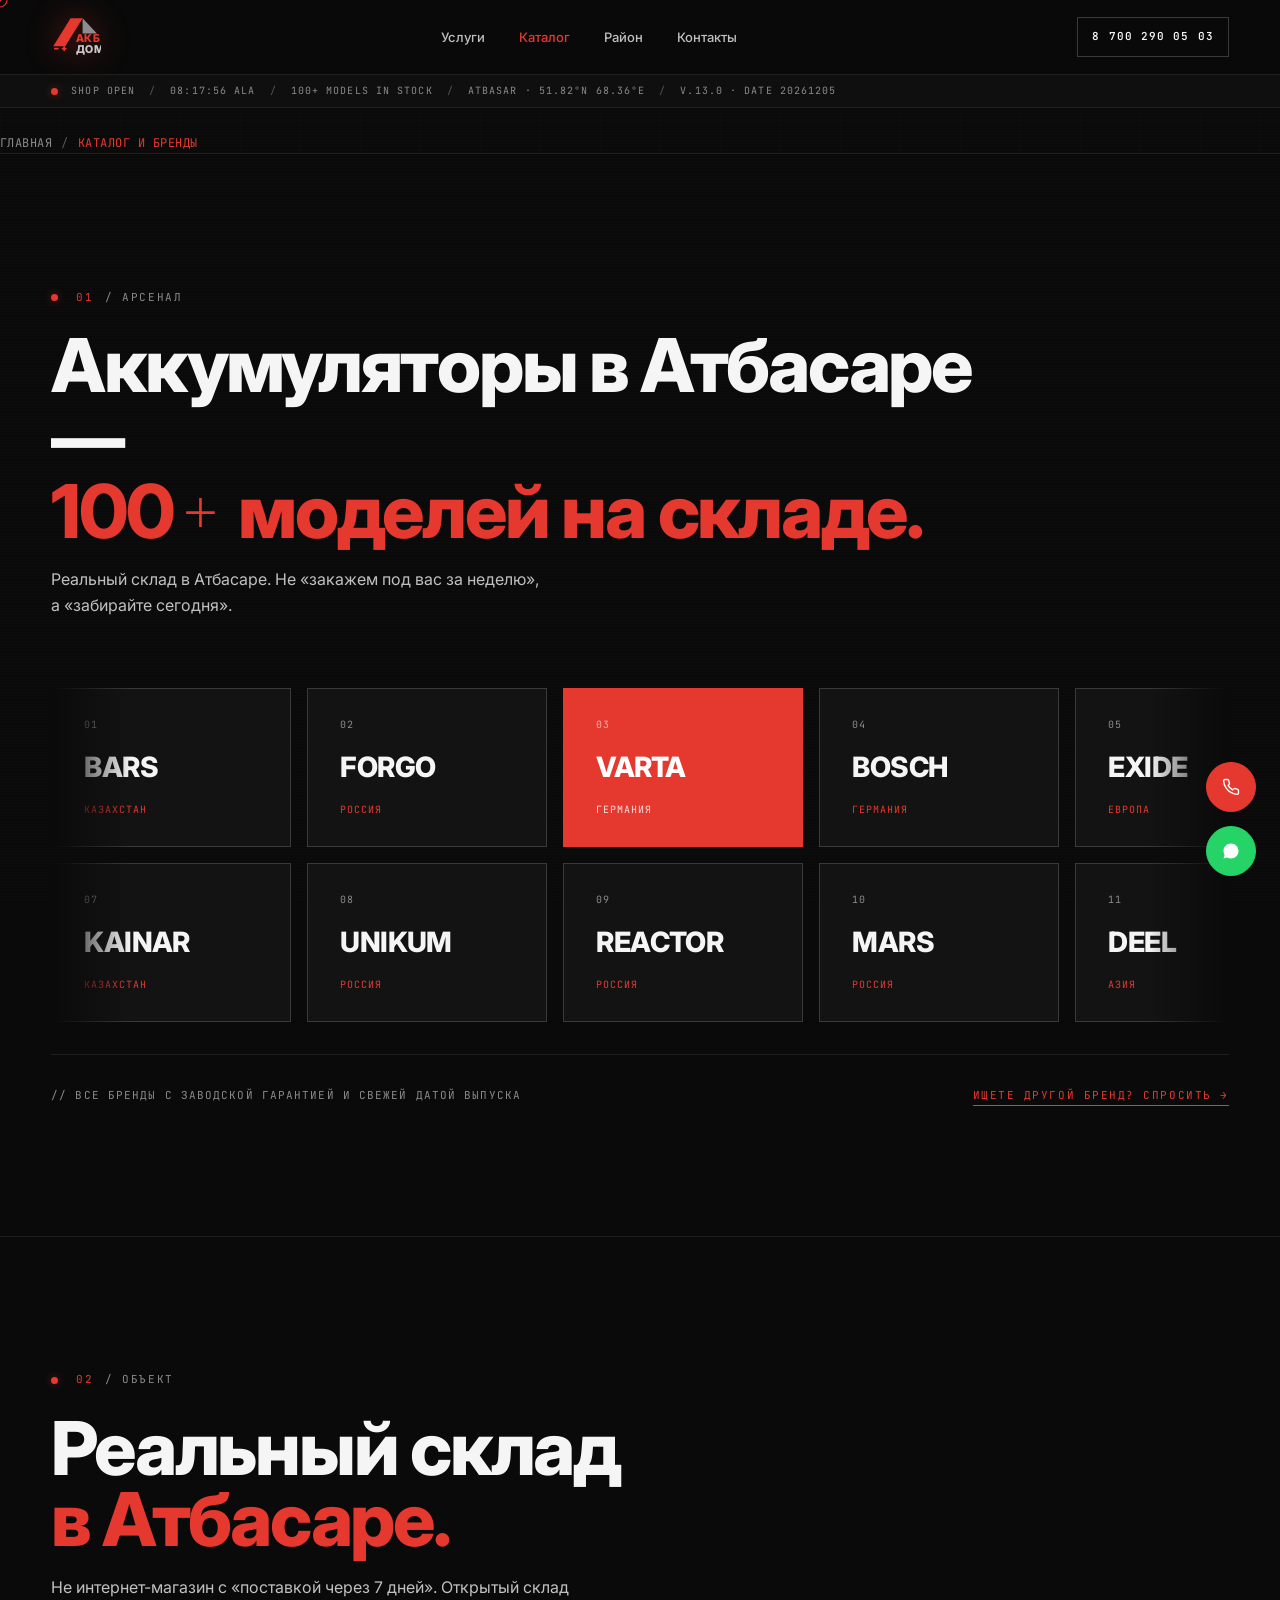
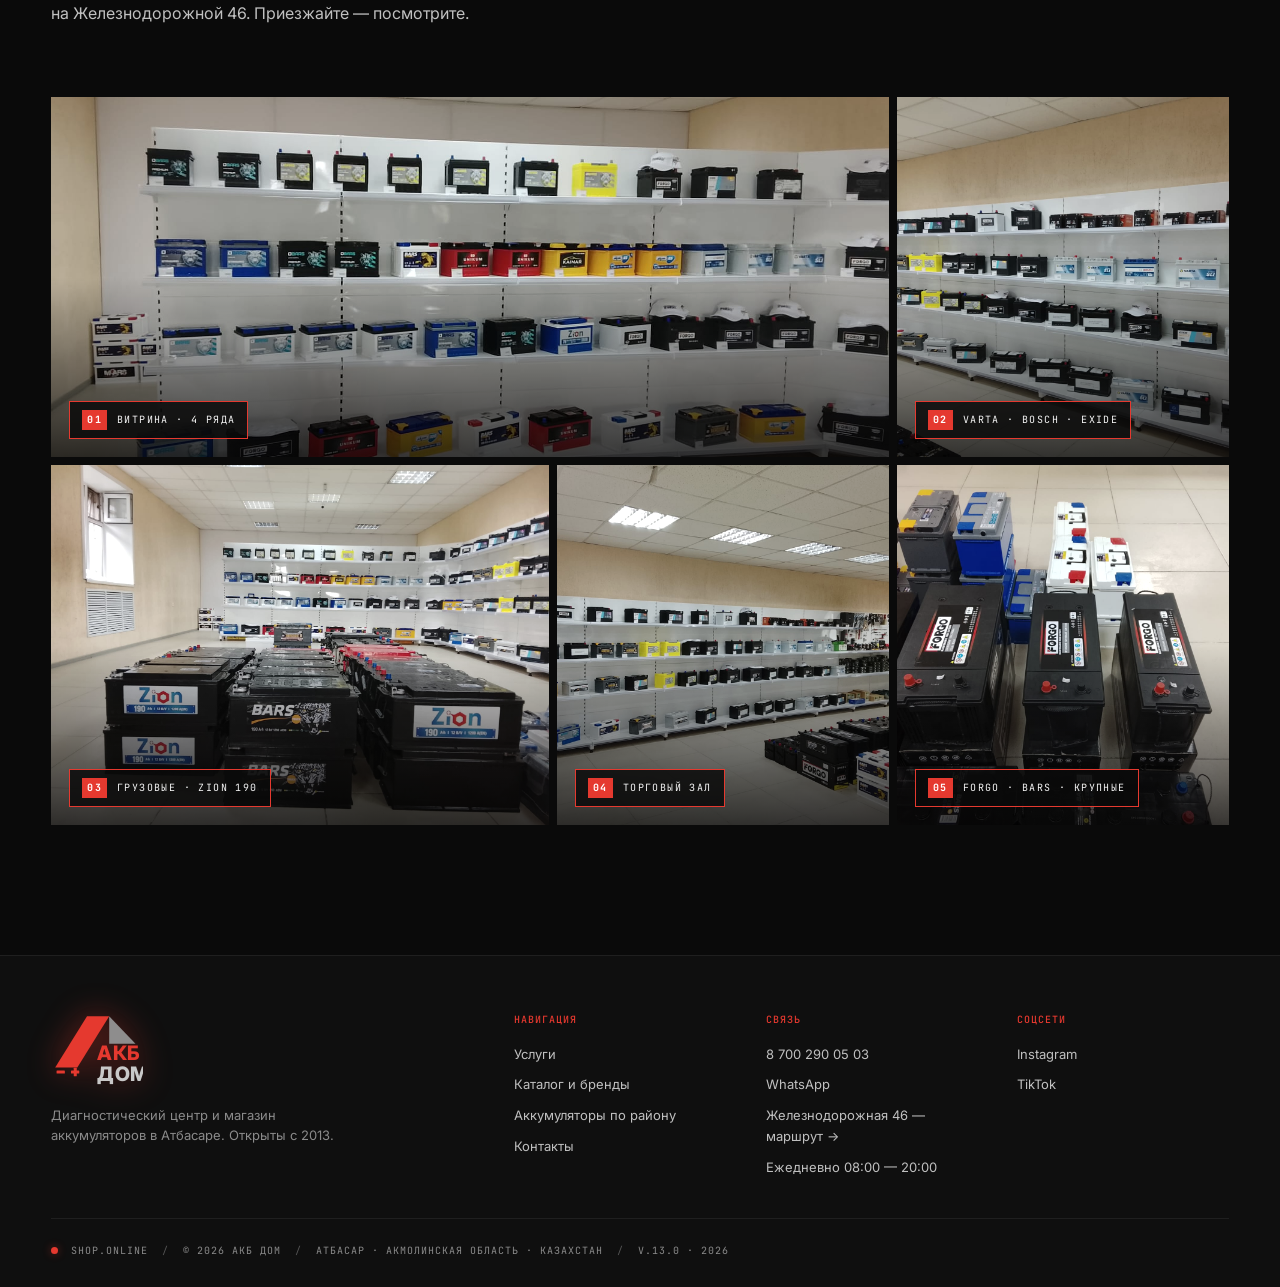
<file: katalog.html>
<!DOCTYPE html>
<html lang="ru">
<head>
<meta charset="UTF-8" />
<meta name="viewport" content="width=device-width, initial-scale=1.0, viewport-fit=cover" />
<meta name="theme-color" content="#E5392F" />

<title>Купить аккумулятор в Атбасаре — каталог 100+ моделей | АКБ Дом</title>
<meta name="description" content="Каталог аккумуляторов в Атбасаре: 100+ моделей в наличии — VARTA, BOSCH, EXIDE, ZION, BARS, KAINAR. Реальный склад на Железнодорожной 46, заводская гарантия." />
<meta name="robots" content="index, follow, max-image-preview:large" />
<meta name="geo.region" content="KZ-AKM" />
<meta name="geo.placename" content="Атбасар" />
<meta name="geo.position" content="51.82049;68.36369" />
<meta name="ICBM" content="51.82049, 68.36369" />
<link rel="canonical" href="https://akb-dom.kz/katalog.html" />

<meta property="og:type" content="website" />
<meta property="og:locale" content="ru_KZ" />
<meta property="og:site_name" content="АКБ Дом" />
<meta property="og:title" content="Купить аккумулятор в Атбасаре — каталог 100+ моделей | АКБ Дом" />
<meta property="og:description" content="Каталог аккумуляторов в Атбасаре: 100+ моделей в наличии — VARTA, BOSCH, EXIDE, ZION, BARS, KAINAR. Реальный склад на Железнодорожной 46, заводская гарантия." />
<meta property="og:image" content="https://akb-dom.kz/og-cover.jpg" />
<meta property="og:url" content="https://akb-dom.kz/katalog.html" />

<link rel="preconnect" href="https://fonts.googleapis.com" />
<link rel="preconnect" href="https://fonts.gstatic.com" crossorigin />
<link href="https://fonts.googleapis.com/css2?family=Inter:wght@400;500;600;700;800;900&family=JetBrains+Mono:wght@400;500;700&family=Major+Mono+Display&display=swap" rel="stylesheet" />
<link rel="icon" type="image/svg+xml" href="favicon.svg" />
<link rel="stylesheet" href="styles.css?v=5" />

<script type="application/ld+json">
{
  "@context": "https://schema.org",
  "@type": "AutoPartsStore",
  "@id": "https://akb-dom.kz/#business",
  "name": "АКБ Дом",
  "alternateName": [
    "AKB Dom Atbasar",
    "АКБ Дом Атбасар"
  ],
  "description": "Диагностический центр и самый большой магазин аккумуляторов в Атбасаре. Бесплатный подбор АКБ. 100+ моделей. 13 лет на рынке. BARS, FORGO, VARTA, BOSCH, EXIDE, ZION, KAINAR.",
  "url": "https://akb-dom.kz/",
  "logo": "https://akb-dom.kz/images/akb-dom-logo.jpg",
  "image": [
    "https://akb-dom.kz/images/akb-dom-atbasar-1.jpg",
    "https://akb-dom.kz/images/akb-dom-atbasar-2.jpg",
    "https://akb-dom.kz/images/akb-dom-atbasar-3.jpg",
    "https://akb-dom.kz/images/akb-dom-atbasar-4.jpg"
  ],
  "telephone": "+77002900503",
  "priceRange": "20000 — 180000 ₸",
  "currenciesAccepted": "KZT",
  "paymentAccepted": "Cash, Credit Card, Kaspi",
  "foundingDate": "2013",
  "address": {
    "@type": "PostalAddress",
    "streetAddress": "Железнодорожная улица, 46",
    "addressLocality": "Атбасар",
    "addressRegion": "Акмолинская область",
    "addressCountry": "KZ",
    "postalCode": "020400"
  },
  "geo": {
    "@type": "GeoCoordinates",
    "latitude": 51.82049,
    "longitude": 68.36369
  },
  "openingHoursSpecification": [
    {
      "@type": "OpeningHoursSpecification",
      "dayOfWeek": [
        "Monday",
        "Tuesday",
        "Wednesday",
        "Thursday",
        "Friday",
        "Saturday",
        "Sunday"
      ],
      "opens": "08:00",
      "closes": "20:00"
    }
  ],
  "sameAs": [
    "https://www.instagram.com/akb.dom_astana",
    "https://www.tiktok.com/@akb.dom_astana",
    "https://2gis.kz/firm/70000001114789784"
  ],
  "hasMap": "https://2gis.kz/firm/70000001114789784",
  "areaServed": [
    {
      "@type": "City",
      "name": "Атбасар"
    },
    {
      "@type": "AdministrativeArea",
      "name": "Атбасарский район"
    },
    {
      "@type": "GeoCircle",
      "name": "Зона обслуживания — радиус 100 км от Атбасара",
      "geoMidpoint": {
        "@type": "GeoCoordinates",
        "latitude": 51.82049,
        "longitude": 68.36369
      },
      "geoRadius": "100000"
    },
    {
      "@type": "Place",
      "name": "Мариновка"
    },
    {
      "@type": "Place",
      "name": "Макеевка"
    },
    {
      "@type": "Place",
      "name": "Сочинское"
    },
    {
      "@type": "Place",
      "name": "Сергеевка"
    },
    {
      "@type": "Place",
      "name": "Самарка"
    },
    {
      "@type": "Place",
      "name": "Сепе"
    },
    {
      "@type": "Place",
      "name": "Тельмана"
    },
    {
      "@type": "Place",
      "name": "Тимашевка"
    },
    {
      "@type": "Place",
      "name": "Титовка"
    },
    {
      "@type": "Place",
      "name": "Ждановка"
    },
    {
      "@type": "Place",
      "name": "Ащиколь"
    },
    {
      "@type": "Place",
      "name": "Бастау"
    },
    {
      "@type": "Place",
      "name": "Борисовка"
    },
    {
      "@type": "Place",
      "name": "Есенгельды"
    },
    {
      "@type": "Place",
      "name": "Калиновка"
    },
    {
      "@type": "Place",
      "name": "Караколь"
    },
    {
      "@type": "Place",
      "name": "Косбармак"
    },
    {
      "@type": "Place",
      "name": "Магдалиновка"
    },
    {
      "@type": "Place",
      "name": "Новоалександровка"
    },
    {
      "@type": "Place",
      "name": "Новомариновка"
    },
    {
      "@type": "Place",
      "name": "Новосельское"
    },
    {
      "@type": "Place",
      "name": "Родионовка"
    },
    {
      "@type": "Place",
      "name": "Хрящевка"
    },
    {
      "@type": "Place",
      "name": "Адыр"
    },
    {
      "@type": "Place",
      "name": "Пригородное"
    },
    {
      "@type": "Place",
      "name": "Пролетарка"
    },
    {
      "@type": "Place",
      "name": "Поповка"
    },
    {
      "@type": "Place",
      "name": "Садубек"
    },
    {
      "@type": "Place",
      "name": "Смирновка"
    },
    {
      "@type": "Place",
      "name": "Покровка"
    },
    {
      "@type": "Place",
      "name": "Кийма"
    },
    {
      "@type": "Place",
      "name": "Шуйское"
    }
  ],
  "makesOffer": [
    {
      "@type": "Offer",
      "itemOffered": {
        "@type": "Service",
        "name": "Подбор аккумулятора",
        "description": "Бесплатный подбор АКБ по марке, модели и году авто за 30 секунд."
      }
    },
    {
      "@type": "Offer",
      "itemOffered": {
        "@type": "Service",
        "name": "Замена аккумулятора",
        "description": "Замена АКБ на месте в Атбасаре за 15 минут."
      }
    },
    {
      "@type": "Offer",
      "itemOffered": {
        "@type": "Service",
        "name": "Диагностика аккумулятора",
        "description": "Проверка напряжения, пускового тока и состояния батареи."
      }
    },
    {
      "@type": "Offer",
      "itemOffered": {
        "@type": "Service",
        "name": "Зарядка аккумулятора",
        "description": "Зарядка разряженного аккумулятора правильным током."
      }
    }
  ],
  "brand": [
    {
      "@type": "Brand",
      "name": "BARS"
    },
    {
      "@type": "Brand",
      "name": "FORGO"
    },
    {
      "@type": "Brand",
      "name": "VARTA"
    },
    {
      "@type": "Brand",
      "name": "BOSCH"
    },
    {
      "@type": "Brand",
      "name": "EXIDE"
    },
    {
      "@type": "Brand",
      "name": "ZION"
    },
    {
      "@type": "Brand",
      "name": "KAINAR"
    },
    {
      "@type": "Brand",
      "name": "UNIKUM"
    }
  ]
}
</script>
<script type="application/ld+json">{"@context":"https://schema.org","@type":"BreadcrumbList","itemListElement":[{"@type":"ListItem","position":1,"name":"Главная","item":"https://akb-dom.kz/"},{"@type":"ListItem","position":2,"name":"Каталог и бренды","item":"https://akb-dom.kz/katalog.html"}]}</script>
</head>
<body>

<svg xmlns="http://www.w3.org/2000/svg" style="display:none">
  <defs>
    <symbol id="roof" viewBox="0 0 40 40"><path d="M 22 6 L 36 24 L 22 24 Z" fill="#8E8D8D"/><path d="M 6 24 L 18 6 L 30 24 Z" fill="#E5392F"/><rect x="13" y="22" width="2" height="6" fill="#E5392F"/><rect x="21" y="22" width="2" height="6" fill="#8E8D8D"/></symbol>
    <symbol id="bolt" viewBox="0 0 24 24"><path d="M14 2 L4 14 H11 L10 22 L20 10 H13 L14 2 Z" fill="currentColor"/></symbol>
    <symbol id="arrow" viewBox="0 0 24 24"><path d="M5 12 H19 M13 6 L19 12 L13 18" fill="none" stroke="currentColor" stroke-width="2" stroke-linejoin="round" stroke-linecap="round"/></symbol>
    <symbol id="arrow-tr" viewBox="0 0 24 24"><path d="M7 17 L17 7 M9 7 H17 V15" fill="none" stroke="currentColor" stroke-width="2" stroke-linejoin="round" stroke-linecap="round"/></symbol>
    <symbol id="phone" viewBox="0 0 24 24"><path d="M22 16.92v3a2 2 0 0 1-2.18 2 19.79 19.79 0 0 1-8.63-3.07 19.5 19.5 0 0 1-6-6 19.79 19.79 0 0 1-3.07-8.67A2 2 0 0 1 4.11 2h3a2 2 0 0 1 2 1.72c.13.96.37 1.9.72 2.81a2 2 0 0 1-.45 2.11L8.09 9.91a16 16 0 0 0 6 6l1.27-1.27a2 2 0 0 1 2.11-.45c.91.35 1.85.59 2.81.72A2 2 0 0 1 22 16.92z" fill="none" stroke="currentColor" stroke-width="1.8" stroke-linejoin="round" stroke-linecap="round"/></symbol>
    <symbol id="wa" viewBox="0 0 24 24"><path d="M17.5 14.4c-.3-.15-1.76-.87-2.03-.97-.27-.1-.47-.15-.67.15-.2.3-.77.97-.94 1.16-.17.2-.35.22-.64.08-.3-.15-1.26-.46-2.39-1.48-.88-.79-1.48-1.76-1.65-2.06-.17-.3-.02-.46.13-.6.13-.13.3-.35.45-.52.15-.17.2-.3.3-.5.1-.2.05-.37-.03-.52-.07-.15-.67-1.61-.92-2.21-.24-.58-.49-.5-.67-.51-.17-.01-.37-.01-.57-.01-.2 0-.52.07-.79.37-.27.3-1.04 1.02-1.04 2.48s1.07 2.88 1.21 3.07c.15.2 2.1 3.2 5.08 4.49.71.3 1.26.49 1.69.62.71.23 1.36.2 1.87.12.57-.08 1.76-.72 2-1.41.25-.7.25-1.29.17-1.41-.07-.12-.27-.2-.57-.35zM12 2C6.48 2 2 6.48 2 12c0 1.9.53 3.66 1.44 5.17L2 22l4.83-1.44A9.97 9.97 0 0 0 12 22c5.52 0 10-4.48 10-10S17.52 2 12 2z" fill="currentColor"/></symbol>
    <symbol id="check" viewBox="0 0 24 24"><path d="M5 12 L10 17 L19 7" fill="none" stroke="currentColor" stroke-width="2.5" stroke-linejoin="round" stroke-linecap="round"/></symbol>
    <symbol id="x" viewBox="0 0 24 24"><path d="M6 6 L18 18 M18 6 L6 18" stroke="currentColor" stroke-width="2" stroke-linecap="round"/></symbol>
    <symbol id="dot" viewBox="0 0 8 8"><circle cx="4" cy="4" r="2" fill="currentColor"/></symbol>
    <symbol id="key" viewBox="0 0 24 24"><path d="M15 7 A 4 4 0 1 0 11.85 11.85 L 4 19.7 V 21 H 6 V 19 H 8 V 17 H 10 V 14.85" fill="none" stroke="currentColor" stroke-width="1.8" stroke-linejoin="round" stroke-linecap="round"/><circle cx="16" cy="7" r="1.2" fill="currentColor"/></symbol>
    <symbol id="search" viewBox="0 0 24 24"><circle cx="10.5" cy="10.5" r="6.5" fill="none" stroke="currentColor" stroke-width="1.8"/><line x1="15.5" y1="15.5" x2="21" y2="21" stroke="currentColor" stroke-width="1.8" stroke-linecap="round"/></symbol>
    <symbol id="logo" viewBox="40 40 332 278">
      <polygon points="55,240 170,55 250,55 135,240" fill="#E5392F"/>
      <polygon points="250,55 345,155 250,155" fill="#8E8D8D"/>
      <rect x="60" y="251" width="30" height="11" rx="2" fill="#E5392F"/>
      <rect x="112" y="251" width="30" height="11" rx="2" fill="#E5392F"/>
      <rect x="122" y="241" width="11" height="31" rx="2" fill="#E5392F"/>
      <text x="206" y="212" font-family="Inter, Arial, sans-serif" font-weight="800" font-size="72" letter-spacing="2" fill="#E5392F">АКБ</text>
      <text x="206" y="288" font-family="Inter, Arial, sans-serif" font-weight="800" font-size="72" letter-spacing="2" fill="#C8C8C8">ДОМ</text>
    </symbol>
  </defs>
</svg>

<!-- BOOT SCREEN (приветствие при загрузке) -->
<div class="boot" id="boot" aria-hidden="true">
  <div class="boot-inner">
    <div class="boot-bolt">
      <svg width="56" height="56" viewBox="0 0 24 24"><use href="#bolt"/></svg>
    </div>
    <div class="boot-text">
      <div class="boot-line mono"><span class="boot-prompt">&gt;</span> SYSTEM CHECK ........... <span class="boot-ok">OK</span></div>
      <div class="boot-line mono"><span class="boot-prompt">&gt;</span> BATTERY MODULE ......... <span class="boot-ok">100%</span></div>
      <div class="boot-line mono"><span class="boot-prompt">&gt;</span> CONNECTING TO АКБ ДОМ .. <span class="boot-ok">ONLINE</span></div>
      <div class="boot-line mono"><span class="boot-prompt">&gt;</span> LOADING DIAGNOSTIC UI...</div>
    </div>
  </div>
</div>

<!-- Custom cursor -->
<div class="cursor" id="cursor" aria-hidden="true">
  <svg viewBox="0 0 24 24"><circle cx="12" cy="12" r="6" fill="none" stroke="currentColor" stroke-width="1"/><circle cx="12" cy="12" r="1.4" fill="currentColor"/></svg>
</div>

<!-- Floating CTAs -->
<a class="fcta fcta-call" href="tel:+77002900503" aria-label="Позвонить" data-sound="click">
  <svg width="18" height="18"><use href="#phone"/></svg>
</a>
<a class="fcta fcta-wa" href="https://wa.me/77002900503" target="_blank" rel="noopener" aria-label="WhatsApp" data-sound="click">
  <svg width="18" height="18"><use href="#wa"/></svg>
</a>

<header class="sysbar">
  <div class="container sysbar-row">
    <a href="index.html" class="brand" data-sound="click">
      <span class="brand-mark"><svg width="50" height="42" role="img" aria-label="АКБ Дом — аккумуляторы в Атбасаре"><use href="#logo"/></svg></span>
    </a>
    <nav class="nav">
      <a href="uslugi.html" data-sound="click"><span>Услуги</span></a>
      <a href="katalog.html" aria-current="page" data-sound="click"><span>Каталог</span></a>
      <a href="rayon.html" data-sound="click"><span>Район</span></a>
      <a href="kontakty.html" data-sound="click"><span>Контакты</span></a>
    </nav>
    <a href="tel:+77002900503" class="sys-cta mono" data-sound="click">
      8 700 290 05 03
    </a>
    <button class="burger" id="burger" type="button" aria-label="Меню" aria-expanded="false" aria-controls="mnav" data-sound="click"><span></span><span></span><span></span></button>
  </div>
  <div class="ticker-bar mono" aria-hidden="true">
    <div class="container ticker-row">
      <span><i class="led led-on"></i> SHOP OPEN</span>
      <span class="sep">/</span>
      <span id="local-time">--:--:-- ALA</span>
      <span class="sep">/</span>
      <span class="hide-sm">100+ MODELS IN STOCK</span>
      <span class="sep hide-sm">/</span>
      <span class="hide-sm">ATBASAR · 51.82°N 68.36°E</span>
      <span class="sep hide-sm">/</span>
      <span>v.13.0 · DATE <span id="datestamp">--</span></span>
    </div>
  </div>
</header>

<nav class="mnav" id="mnav" aria-label="Мобильное меню">
  <a class="mnav-link" href="index.html">Главная</a>
  <a class="mnav-link" href="uslugi.html">Услуги</a>
  <a class="mnav-link" href="katalog.html" aria-current="page">Каталог</a>
  <a class="mnav-link" href="rayon.html">Район</a>
  <a class="mnav-link" href="kontakty.html">Контакты</a>
  <div class="mnav-cta">
    <a class="mnav-btn call" href="tel:+77002900503">Позвонить · 8 700 290 05 03</a>
    <a class="mnav-btn wa" href="https://wa.me/77002900503" target="_blank" rel="noopener">Написать в WhatsApp</a>
  </div>
  <div class="mnav-foot mono">АТБАСАР · ЖЕЛЕЗНОДОРОЖНАЯ 46<br/>ЕЖЕДНЕВНО 08:00 — 20:00</div>
</nav>

<nav class="container crumbs" aria-label="Хлебные крошки"><a href="index.html">Главная</a><span class="sep">/</span><span class="cur">Каталог и бренды</span></nav>

<section class="section arsenal" id="arsenal">
  <div class="container">
    <header class="sec-head">
      <div class="sec-eyebrow mono">
        <i class="dot phosphor"></i>01
        <span class="sec-eyebrow-lbl">/ АРСЕНАЛ</span>
      </div>
      <h1 class="sec-h2">
        Аккумуляторы в&nbsp;Атбасаре —<br/>
        <span class="ph">100<span class="plus">+</span> моделей на&nbsp;складе.</span>
      </h1>
      <p class="sec-sub">Реальный склад в&nbsp;Атбасаре. Не «закажем под&nbsp;вас за&nbsp;неделю», а&nbsp;«забирайте сегодня».</p>
    </header>

    <div class="brands-stack">
      <div class="bstack-row" data-direction="left">
        <div class="bstack-track">
          <div class="bbox" data-brand="BARS"><span class="bbox-num mono">01</span><span class="bbox-name">BARS</span><span class="bbox-meta mono">КАЗАХСТАН</span></div>
          <div class="bbox" data-brand="FORGO"><span class="bbox-num mono">02</span><span class="bbox-name">FORGO</span><span class="bbox-meta mono">РОССИЯ</span></div>
          <div class="bbox bbox-feat" data-brand="VARTA"><span class="bbox-num mono">03</span><span class="bbox-name">VARTA</span><span class="bbox-meta mono">ГЕРМАНИЯ</span></div>
          <div class="bbox" data-brand="BOSCH"><span class="bbox-num mono">04</span><span class="bbox-name">BOSCH</span><span class="bbox-meta mono">ГЕРМАНИЯ</span></div>
          <div class="bbox" data-brand="EXIDE"><span class="bbox-num mono">05</span><span class="bbox-name">EXIDE</span><span class="bbox-meta mono">ЕВРОПА</span></div>
          <div class="bbox" data-brand="ZION"><span class="bbox-num mono">06</span><span class="bbox-name">ZION</span><span class="bbox-meta mono">КАЗАХСТАН · ГРУЗОВЫЕ</span></div>
          <!-- duplicate for seamless loop -->
          <div class="bbox" data-brand="BARS"><span class="bbox-num mono">01</span><span class="bbox-name">BARS</span><span class="bbox-meta mono">КАЗАХСТАН</span></div>
          <div class="bbox" data-brand="FORGO"><span class="bbox-num mono">02</span><span class="bbox-name">FORGO</span><span class="bbox-meta mono">РОССИЯ</span></div>
          <div class="bbox bbox-feat" data-brand="VARTA"><span class="bbox-num mono">03</span><span class="bbox-name">VARTA</span><span class="bbox-meta mono">ГЕРМАНИЯ</span></div>
          <div class="bbox" data-brand="BOSCH"><span class="bbox-num mono">04</span><span class="bbox-name">BOSCH</span><span class="bbox-meta mono">ГЕРМАНИЯ</span></div>
        </div>
      </div>
      <div class="bstack-row" data-direction="right">
        <div class="bstack-track reverse">
          <div class="bbox" data-brand="KAINAR"><span class="bbox-num mono">07</span><span class="bbox-name">KAINAR</span><span class="bbox-meta mono">КАЗАХСТАН</span></div>
          <div class="bbox" data-brand="UNIKUM"><span class="bbox-num mono">08</span><span class="bbox-name">UNIKUM</span><span class="bbox-meta mono">РОССИЯ</span></div>
          <div class="bbox" data-brand="REACTOR"><span class="bbox-num mono">09</span><span class="bbox-name">REACTOR</span><span class="bbox-meta mono">РОССИЯ</span></div>
          <div class="bbox" data-brand="MARS"><span class="bbox-num mono">10</span><span class="bbox-name">MARS</span><span class="bbox-meta mono">РОССИЯ</span></div>
          <div class="bbox" data-brand="DEEL"><span class="bbox-num mono">11</span><span class="bbox-name">DEEL</span><span class="bbox-meta mono">АЗИЯ</span></div>
          <div class="bbox" data-brand="WESTA"><span class="bbox-num mono">12</span><span class="bbox-name">WESTA</span><span class="bbox-meta mono">УКРАИНА</span></div>
          <div class="bbox" data-brand="KAINAR"><span class="bbox-num mono">07</span><span class="bbox-name">KAINAR</span><span class="bbox-meta mono">КАЗАХСТАН</span></div>
          <div class="bbox" data-brand="UNIKUM"><span class="bbox-num mono">08</span><span class="bbox-name">UNIKUM</span><span class="bbox-meta mono">РОССИЯ</span></div>
          <div class="bbox" data-brand="REACTOR"><span class="bbox-num mono">09</span><span class="bbox-name">REACTOR</span><span class="bbox-meta mono">РОССИЯ</span></div>
          <div class="bbox" data-brand="MARS"><span class="bbox-num mono">10</span><span class="bbox-name">MARS</span><span class="bbox-meta mono">РОССИЯ</span></div>
        </div>
      </div>
    </div>

    <div class="arsenal-foot mono">
      <span>// ВСЕ БРЕНДЫ С ЗАВОДСКОЙ ГАРАНТИЕЙ И&nbsp;СВЕЖЕЙ ДАТОЙ ВЫПУСКА</span>
      <a href="https://wa.me/77002900503" target="_blank" rel="noopener" data-sound="click">
        ИЩЕТЕ ДРУГОЙ БРЕНД? СПРОСИТЬ →
      </a>
    </div>
  </div>
</section>

<section class="section shop-sec">
  <div class="container">
    <header class="sec-head">
      <div class="sec-eyebrow mono">
        <i class="dot phosphor"></i>02
        <span class="sec-eyebrow-lbl">/ ОБЪЕКТ</span>
      </div>
      <h2 class="sec-h2">
        Реальный склад<br/>
        <span class="ph">в Атбасаре.</span>
      </h2>
      <p class="sec-sub">Не интернет-магазин с&nbsp;«поставкой через 7&nbsp;дней». Открытый склад на&nbsp;Железнодорожной 46. Приезжайте — посмотрите.</p>
    </header>

    <div class="shop-frames">
      <a href="images/akb-dom-atbasar-vitrina.jpg" class="shop-frame frame-1" data-lightbox>
        <img src="images/akb-dom-atbasar-vitrina.jpg" width="1600" height="1200" alt="Витрина магазина АКБ Дом в Атбасаре — 4 ряда аккумуляторов BARS, UNIKUM, KAINAR, VARTA" loading="lazy"/>
        <div class="frame-tag mono">
          <span class="frame-num">01</span>
          <span class="frame-name">ВИТРИНА · 4 РЯДА</span>
        </div>
        <div class="frame-corners">
          <span class="corner tl"></span>
          <span class="corner tr"></span>
          <span class="corner bl"></span>
          <span class="corner br"></span>
        </div>
      </a>
      <a href="images/akb-dom-atbasar-import.jpg" class="shop-frame frame-2" data-lightbox>
        <img src="images/akb-dom-atbasar-import.jpg" width="1600" height="1200" alt="Импортные аккумуляторы VARTA, BOSCH, EXIDE и FORGO в магазине АКБ Дом Атбасар" loading="lazy"/>
        <div class="frame-tag mono">
          <span class="frame-num">02</span>
          <span class="frame-name">VARTA · BOSCH · EXIDE</span>
        </div>
        <div class="frame-corners">
          <span class="corner tl"></span>
          <span class="corner tr"></span>
          <span class="corner bl"></span>
          <span class="corner br"></span>
        </div>
      </a>
      <a href="images/akb-dom-atbasar-gruzovye.jpg" class="shop-frame frame-3" data-lightbox>
        <img src="images/akb-dom-atbasar-gruzovye.jpg" width="1600" height="1200" alt="Грузовые аккумуляторы ZION 190 А·ч и BARS Truck в АКБ Дом Атбасар" loading="lazy"/>
        <div class="frame-tag mono">
          <span class="frame-num">03</span>
          <span class="frame-name">ГРУЗОВЫЕ · ZION 190</span>
        </div>
        <div class="frame-corners">
          <span class="corner tl"></span>
          <span class="corner tr"></span>
          <span class="corner bl"></span>
          <span class="corner br"></span>
        </div>
      </a>
      <a href="images/akb-dom-atbasar-zal.jpg" class="shop-frame frame-4" data-lightbox>
        <img src="images/akb-dom-atbasar-zal.jpg" width="1600" height="1200" alt="Торговый зал АКБ Дом в Атбасаре с аккумуляторами и автоаксессуарами" loading="lazy"/>
        <div class="frame-tag mono">
          <span class="frame-num">04</span>
          <span class="frame-name">ТОРГОВЫЙ ЗАЛ</span>
        </div>
        <div class="frame-corners">
          <span class="corner tl"></span>
          <span class="corner tr"></span>
          <span class="corner bl"></span>
          <span class="corner br"></span>
        </div>
      </a>
      <a href="images/akb-dom-atbasar-krupnye.jpg" class="shop-frame frame-5" data-lightbox>
        <img src="images/akb-dom-atbasar-krupnye.jpg" width="1600" height="1200" alt="Аккумуляторы большой ёмкости FORGO и BARS крупным планом в АКБ Дом" loading="lazy"/>
        <div class="frame-tag mono">
          <span class="frame-num">05</span>
          <span class="frame-name">FORGO · BARS · КРУПНЫЕ</span>
        </div>
        <div class="frame-corners">
          <span class="corner tl"></span>
          <span class="corner tr"></span>
          <span class="corner bl"></span>
          <span class="corner br"></span>
        </div>
      </a>
    </div>
  </div>
</section>

<footer class="site-foot">
  <div class="container">
    <div class="foot-grid">
      <div>
        <a href="index.html" class="brand brand-foot">
          <span class="brand-mark"><svg width="92" height="77" role="img" aria-label="АКБ Дом Атбасар — логотип"><use href="#logo"/></svg></span>
        </a>
        <p class="foot-tag">Диагностический центр и&nbsp;магазин аккумуляторов в&nbsp;Атбасаре. Открыты с&nbsp;2013.</p>
      </div>
      <div class="foot-col">
        <h4 class="mono">НАВИГАЦИЯ</h4>
        <a href="uslugi.html" data-sound="click">Услуги</a>
        <a href="katalog.html" data-sound="click">Каталог и бренды</a>
        <a href="rayon.html" data-sound="click">Аккумуляторы по району</a>
        <a href="kontakty.html" data-sound="click">Контакты</a>
      </div>
      <div class="foot-col">
        <h4 class="mono">СВЯЗЬ</h4>
        <a href="tel:+77002900503" data-sound="click">8 700 290 05 03</a>
        <a href="https://wa.me/77002900503" target="_blank" rel="noopener" data-sound="click">WhatsApp</a>
        <a href="https://2gis.kz/kokshetau/firm/70000001114789784/routeTab/rsType/car" target="_blank" rel="noopener" data-sound="click">Железнодорожная 46 — маршрут →</a>
        <span>Ежедневно 08:00 — 20:00</span>
      </div>
      <div class="foot-col">
        <h4 class="mono">СОЦСЕТИ</h4>
        <a href="https://www.instagram.com/akb.dom_astana" target="_blank" rel="noopener" data-sound="click">Instagram</a>
        <a href="https://www.tiktok.com/@akb.dom_astana" target="_blank" rel="noopener" data-sound="click">TikTok</a>
      </div>
    </div>
    <div class="foot-bot mono">
      <span><i class="led led-on"></i> shop.online</span>
      <span class="sep">/</span>
      <span>© <span id="year"></span> АКБ ДОМ</span>
      <span class="sep">/</span>
      <span class="hide-sm">АТБАСАР · АКМОЛИНСКАЯ ОБЛАСТЬ · КАЗАХСТАН</span>
      <span class="sep hide-sm">/</span>
      <span class="hide-sm">v.13.0 · 2026</span>
    </div>
  </div>
</footer>

<div class="lightbox" id="lightbox" aria-hidden="true">
  <button class="lb-close" aria-label="Закрыть"><svg width="22" height="22"><use href="#x"/></svg></button>
  <button class="lb-prev" aria-label="Предыдущее"><svg width="22" height="22" style="transform:rotate(180deg)"><use href="#arrow"/></svg></button>
  <button class="lb-next" aria-label="Следующее"><svg width="22" height="22"><use href="#arrow"/></svg></button>
  <img id="lb-img" alt=""/>
  <div class="lb-caption mono" id="lb-caption"></div>
</div>

<script src="app.js?v=4" defer></script>
</body>
</html>
</file>
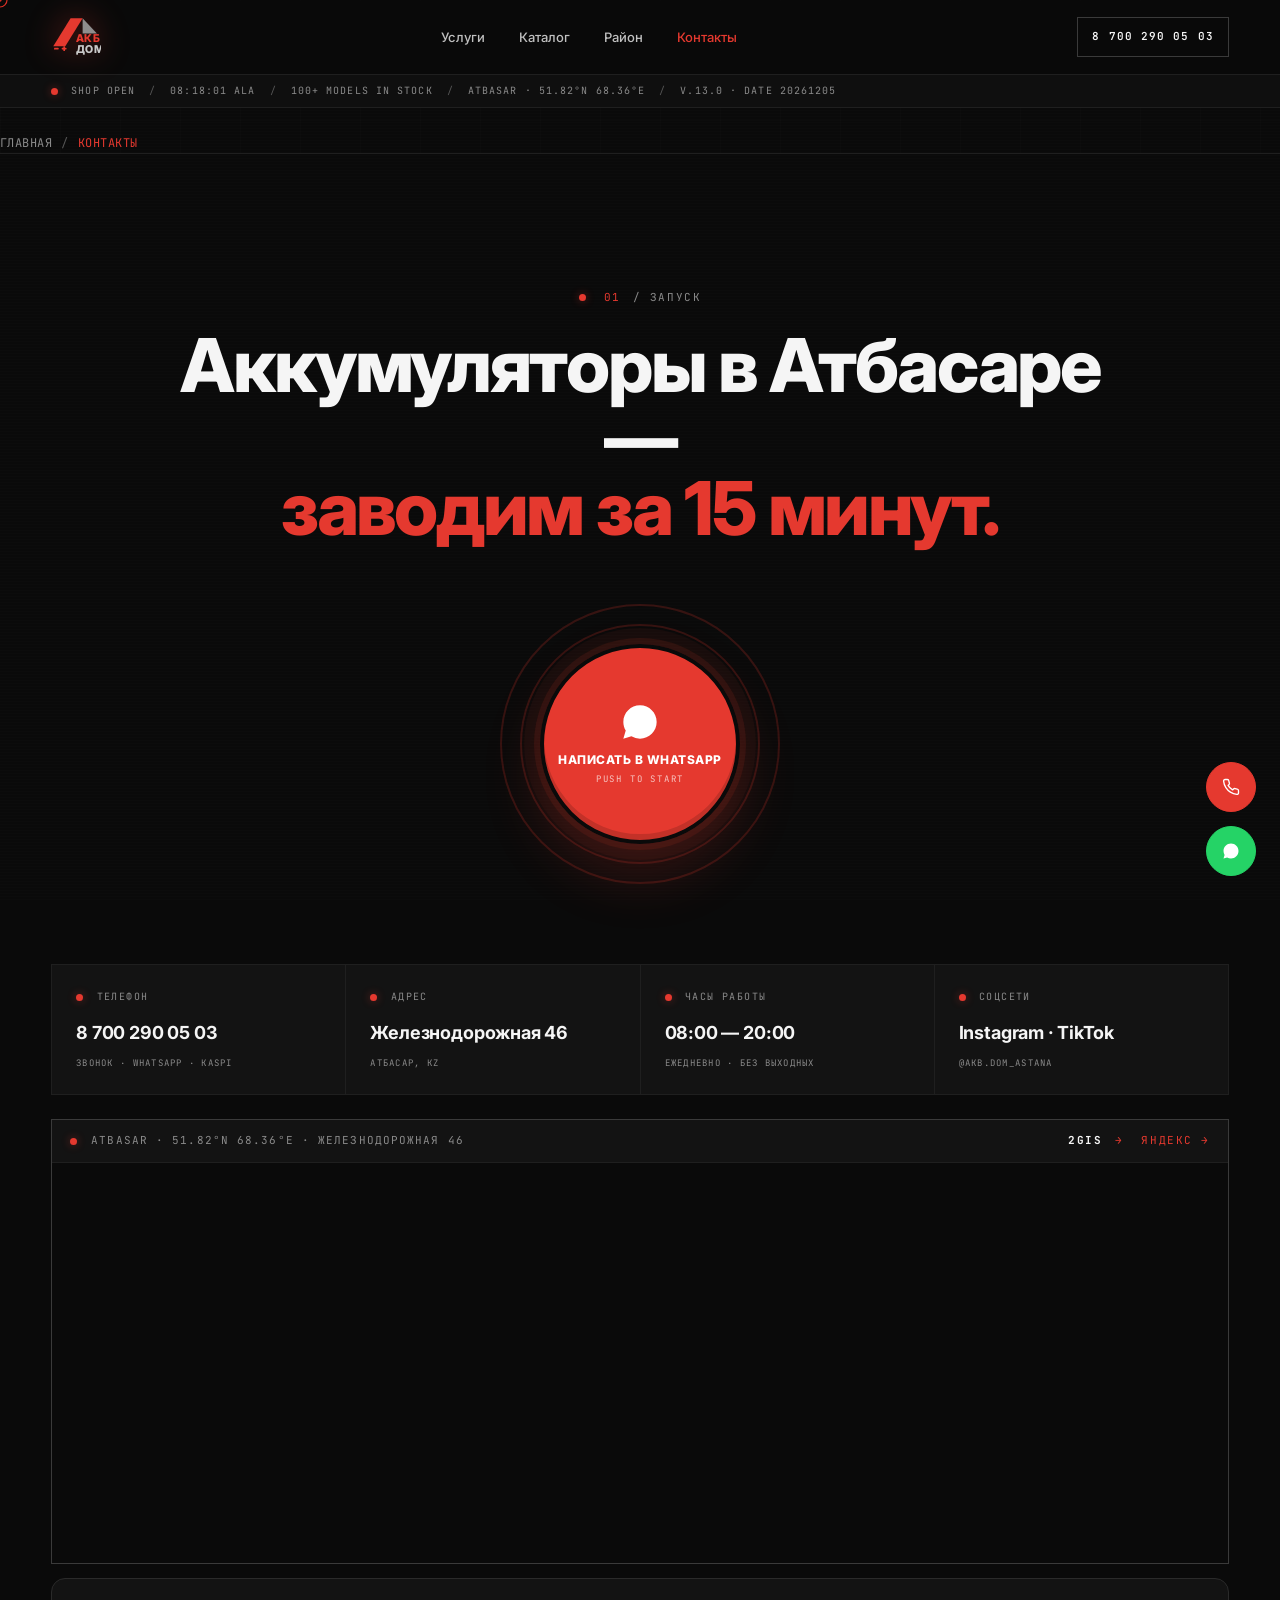
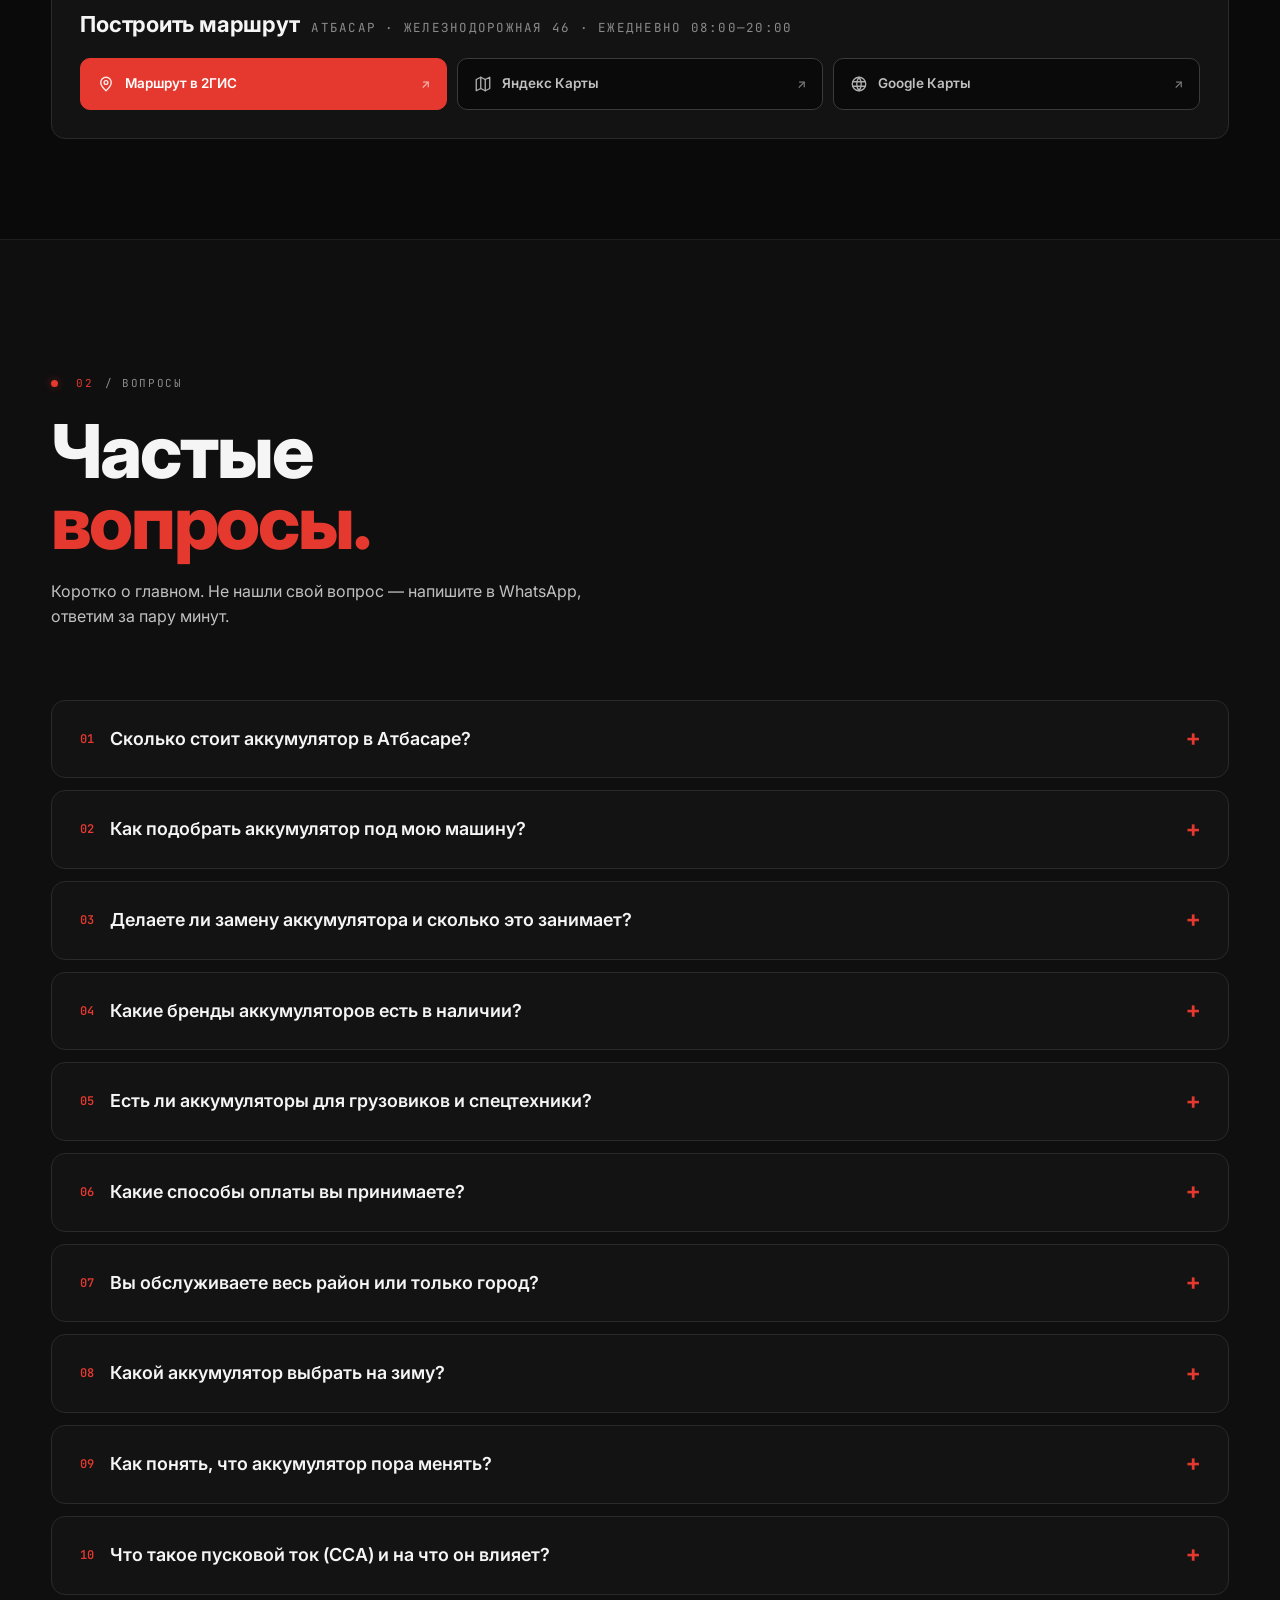
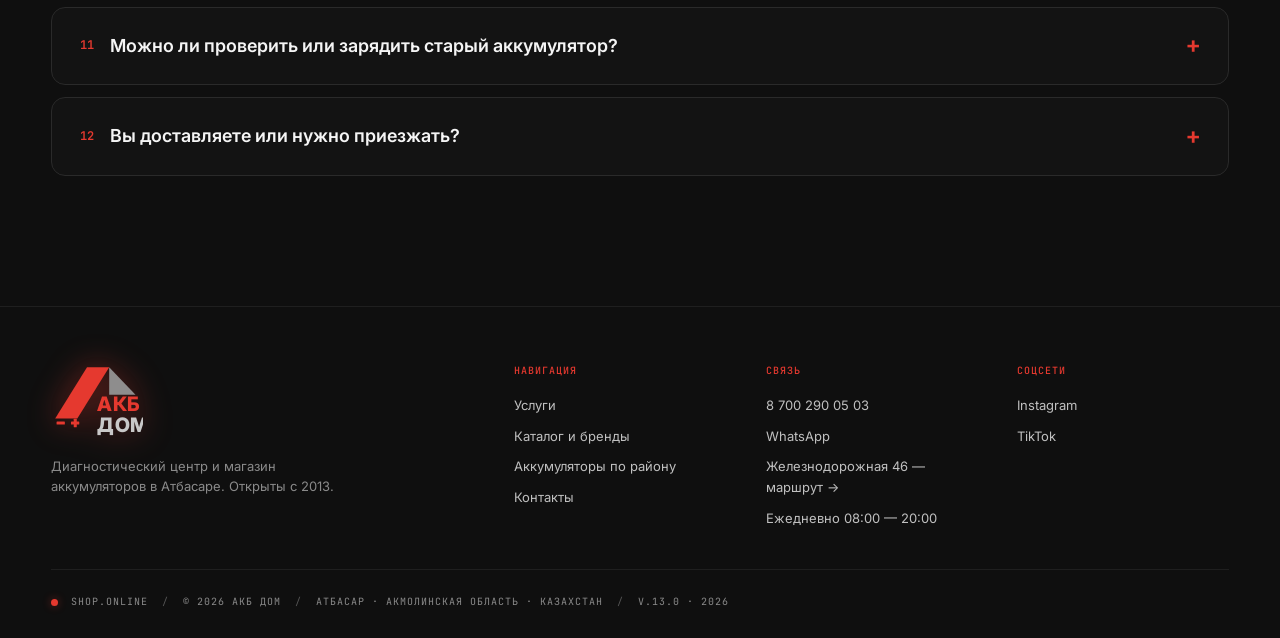
<file: kontakty.html>
<!DOCTYPE html>
<html lang="ru">
<head>
<meta charset="UTF-8" />
<meta name="viewport" content="width=device-width, initial-scale=1.0, viewport-fit=cover" />
<meta name="theme-color" content="#E5392F" />

<title>Контакты — АКБ Дом, Атбасар, Железнодорожная 46 | ☎ 8 700 290 05 03</title>
<meta name="description" content="Контакты АКБ Дом: Атбасар, Железнодорожная 46, ежедневно 08:00–20:00. Телефон 8 700 290 05 03, WhatsApp, Kaspi. Ответы на частые вопросы об аккумуляторах." />
<meta name="robots" content="index, follow, max-image-preview:large" />
<meta name="geo.region" content="KZ-AKM" />
<meta name="geo.placename" content="Атбасар" />
<meta name="geo.position" content="51.82049;68.36369" />
<meta name="ICBM" content="51.82049, 68.36369" />
<link rel="canonical" href="https://akb-dom.kz/kontakty.html" />

<meta property="og:type" content="website" />
<meta property="og:locale" content="ru_KZ" />
<meta property="og:site_name" content="АКБ Дом" />
<meta property="og:title" content="Контакты — АКБ Дом, Атбасар, Железнодорожная 46 | ☎ 8 700 290 05 03" />
<meta property="og:description" content="Контакты АКБ Дом: Атбасар, Железнодорожная 46, ежедневно 08:00–20:00. Телефон 8 700 290 05 03, WhatsApp, Kaspi. Ответы на частые вопросы об аккумуляторах." />
<meta property="og:image" content="https://akb-dom.kz/og-cover.jpg" />
<meta property="og:url" content="https://akb-dom.kz/kontakty.html" />

<link rel="preconnect" href="https://fonts.googleapis.com" />
<link rel="preconnect" href="https://fonts.gstatic.com" crossorigin />
<link href="https://fonts.googleapis.com/css2?family=Inter:wght@400;500;600;700;800;900&family=JetBrains+Mono:wght@400;500;700&family=Major+Mono+Display&display=swap" rel="stylesheet" />
<link rel="icon" type="image/svg+xml" href="favicon.svg" />
<link rel="stylesheet" href="styles.css?v=5" />

<script type="application/ld+json">
{
  "@context": "https://schema.org",
  "@type": "AutoPartsStore",
  "@id": "https://akb-dom.kz/#business",
  "name": "АКБ Дом",
  "alternateName": [
    "AKB Dom Atbasar",
    "АКБ Дом Атбасар"
  ],
  "description": "Диагностический центр и самый большой магазин аккумуляторов в Атбасаре. Бесплатный подбор АКБ. 100+ моделей. 13 лет на рынке. BARS, FORGO, VARTA, BOSCH, EXIDE, ZION, KAINAR.",
  "url": "https://akb-dom.kz/",
  "logo": "https://akb-dom.kz/images/akb-dom-logo.jpg",
  "image": [
    "https://akb-dom.kz/images/akb-dom-atbasar-1.jpg",
    "https://akb-dom.kz/images/akb-dom-atbasar-2.jpg",
    "https://akb-dom.kz/images/akb-dom-atbasar-3.jpg",
    "https://akb-dom.kz/images/akb-dom-atbasar-4.jpg"
  ],
  "telephone": "+77002900503",
  "priceRange": "20000 — 180000 ₸",
  "currenciesAccepted": "KZT",
  "paymentAccepted": "Cash, Credit Card, Kaspi",
  "foundingDate": "2013",
  "address": {
    "@type": "PostalAddress",
    "streetAddress": "Железнодорожная улица, 46",
    "addressLocality": "Атбасар",
    "addressRegion": "Акмолинская область",
    "addressCountry": "KZ",
    "postalCode": "020400"
  },
  "geo": {
    "@type": "GeoCoordinates",
    "latitude": 51.82049,
    "longitude": 68.36369
  },
  "openingHoursSpecification": [
    {
      "@type": "OpeningHoursSpecification",
      "dayOfWeek": [
        "Monday",
        "Tuesday",
        "Wednesday",
        "Thursday",
        "Friday",
        "Saturday",
        "Sunday"
      ],
      "opens": "08:00",
      "closes": "20:00"
    }
  ],
  "sameAs": [
    "https://www.instagram.com/akb.dom_astana",
    "https://www.tiktok.com/@akb.dom_astana",
    "https://2gis.kz/firm/70000001114789784"
  ],
  "hasMap": "https://2gis.kz/firm/70000001114789784",
  "areaServed": [
    {
      "@type": "City",
      "name": "Атбасар"
    },
    {
      "@type": "AdministrativeArea",
      "name": "Атбасарский район"
    },
    {
      "@type": "GeoCircle",
      "name": "Зона обслуживания — радиус 100 км от Атбасара",
      "geoMidpoint": {
        "@type": "GeoCoordinates",
        "latitude": 51.82049,
        "longitude": 68.36369
      },
      "geoRadius": "100000"
    },
    {
      "@type": "Place",
      "name": "Мариновка"
    },
    {
      "@type": "Place",
      "name": "Макеевка"
    },
    {
      "@type": "Place",
      "name": "Сочинское"
    },
    {
      "@type": "Place",
      "name": "Сергеевка"
    },
    {
      "@type": "Place",
      "name": "Самарка"
    },
    {
      "@type": "Place",
      "name": "Сепе"
    },
    {
      "@type": "Place",
      "name": "Тельмана"
    },
    {
      "@type": "Place",
      "name": "Тимашевка"
    },
    {
      "@type": "Place",
      "name": "Титовка"
    },
    {
      "@type": "Place",
      "name": "Ждановка"
    },
    {
      "@type": "Place",
      "name": "Ащиколь"
    },
    {
      "@type": "Place",
      "name": "Бастау"
    },
    {
      "@type": "Place",
      "name": "Борисовка"
    },
    {
      "@type": "Place",
      "name": "Есенгельды"
    },
    {
      "@type": "Place",
      "name": "Калиновка"
    },
    {
      "@type": "Place",
      "name": "Караколь"
    },
    {
      "@type": "Place",
      "name": "Косбармак"
    },
    {
      "@type": "Place",
      "name": "Магдалиновка"
    },
    {
      "@type": "Place",
      "name": "Новоалександровка"
    },
    {
      "@type": "Place",
      "name": "Новомариновка"
    },
    {
      "@type": "Place",
      "name": "Новосельское"
    },
    {
      "@type": "Place",
      "name": "Родионовка"
    },
    {
      "@type": "Place",
      "name": "Хрящевка"
    },
    {
      "@type": "Place",
      "name": "Адыр"
    },
    {
      "@type": "Place",
      "name": "Пригородное"
    },
    {
      "@type": "Place",
      "name": "Пролетарка"
    },
    {
      "@type": "Place",
      "name": "Поповка"
    },
    {
      "@type": "Place",
      "name": "Садубек"
    },
    {
      "@type": "Place",
      "name": "Смирновка"
    },
    {
      "@type": "Place",
      "name": "Покровка"
    },
    {
      "@type": "Place",
      "name": "Кийма"
    },
    {
      "@type": "Place",
      "name": "Шуйское"
    }
  ],
  "makesOffer": [
    {
      "@type": "Offer",
      "itemOffered": {
        "@type": "Service",
        "name": "Подбор аккумулятора",
        "description": "Бесплатный подбор АКБ по марке, модели и году авто за 30 секунд."
      }
    },
    {
      "@type": "Offer",
      "itemOffered": {
        "@type": "Service",
        "name": "Замена аккумулятора",
        "description": "Замена АКБ на месте в Атбасаре за 15 минут."
      }
    },
    {
      "@type": "Offer",
      "itemOffered": {
        "@type": "Service",
        "name": "Диагностика аккумулятора",
        "description": "Проверка напряжения, пускового тока и состояния батареи."
      }
    },
    {
      "@type": "Offer",
      "itemOffered": {
        "@type": "Service",
        "name": "Зарядка аккумулятора",
        "description": "Зарядка разряженного аккумулятора правильным током."
      }
    }
  ],
  "brand": [
    {
      "@type": "Brand",
      "name": "BARS"
    },
    {
      "@type": "Brand",
      "name": "FORGO"
    },
    {
      "@type": "Brand",
      "name": "VARTA"
    },
    {
      "@type": "Brand",
      "name": "BOSCH"
    },
    {
      "@type": "Brand",
      "name": "EXIDE"
    },
    {
      "@type": "Brand",
      "name": "ZION"
    },
    {
      "@type": "Brand",
      "name": "KAINAR"
    },
    {
      "@type": "Brand",
      "name": "UNIKUM"
    }
  ]
}
</script>
<script type="application/ld+json">{"@context":"https://schema.org","@type":"BreadcrumbList","itemListElement":[{"@type":"ListItem","position":1,"name":"Главная","item":"https://akb-dom.kz/"},{"@type":"ListItem","position":2,"name":"Контакты","item":"https://akb-dom.kz/kontakty.html"}]}</script>
<script type="application/ld+json">
{
  "@context":"https://schema.org","@type":"FAQPage",
  "mainEntity":[
    {"@type":"Question","name":"Сколько стоит аккумулятор в Атбасаре?","acceptedAnswer":{"@type":"Answer","text":"Цена зависит от ёмкости и бренда — в наличии модели примерно от 20 000 до 180 000 ₸. Точную цену и наличие по вашей модели подтвердим в WhatsApp: склад обновляется каждый день, поэтому в чате не обещаем то, чего может не оказаться."}},
    {"@type":"Question","name":"Как подобрать аккумулятор под мою машину?","acceptedAnswer":{"@type":"Answer","text":"Подбор бесплатный и занимает около 30 секунд. Назовите марку, модель и год авто — или данные со старого аккумулятора, — и мы подскажем подходящую модель, ёмкость и полярность."}},
    {"@type":"Question","name":"Делаете ли замену аккумулятора и сколько это занимает?","acceptedAnswer":{"@type":"Answer","text":"Да, меняем аккумулятор на месте по адресу Железнодорожная 46 — обычно за 15 минут. Заодно проверим генератор и клеммы, чтобы новый АКБ прослужил дольше."}},
    {"@type":"Question","name":"Какие бренды аккумуляторов есть в наличии?","acceptedAnswer":{"@type":"Answer","text":"На складе 100+ моделей: BARS, FORGO, VARTA, BOSCH, EXIDE, ZION, KAINAR, UNIKUM, REACTOR, MARS, DEEL, WESTA. Все бренды — с заводской гарантией и свежей датой выпуска."}},
    {"@type":"Question","name":"Есть ли аккумуляторы для грузовиков и спецтехники?","acceptedAnswer":{"@type":"Answer","text":"Да, держим грузовые и тяговые АКБ (например, ZION). Напишите тип техники — подберём по пусковому току и ёмкости."}},
    {"@type":"Question","name":"Какие способы оплаты вы принимаете?","acceptedAnswer":{"@type":"Answer","text":"Принимаем наличные, Kaspi и банковские карты."}},
    {"@type":"Question","name":"Вы обслуживаете весь район или только город?","acceptedAnswer":{"@type":"Answer","text":"Магазин находится в Атбасаре на Железнодорожной 46. К нам приезжают со всего Атбасарского района — это 33 населённых пункта в радиусе 100 км: Самарка, Сергеевка, Тельмана, Макеевка, Калиновка, Сочинское, Мариновка и другие."}},
    {"@type":"Question","name":"Какой аккумулятор выбрать на зиму?","acceptedAnswer":{"@type":"Answer","text":"Для зимы важен запас по пусковому току (CCA): чем холоднее, тем больше тока нужно двигателю. Берите модель не слабее заводской, а для дизеля и больших моторов — с запасом. Точную модель подберём бесплатно под вашу машину."}},
    {"@type":"Question","name":"Как понять, что аккумулятор пора менять?","acceptedAnswer":{"@type":"Answer","text":"Признаки: стартер крутит вяло, машина тяжело заводится по утрам, тускнеют фары, АКБ старше 4–5 лет. Заезжайте на бесплатную диагностику — проверим напряжение и пусковой ток и скажем честно, менять или ещё послужит."}},
    {"@type":"Question","name":"Что такое пусковой ток (CCA) и на что он влияет?","acceptedAnswer":{"@type":"Answer","text":"Пусковой ток (CCA) — это сколько тока аккумулятор отдаёт на холоде, чтобы провернуть двигатель. Чем он выше, тем увереннее машина заводится в мороз. При подборе мы учитываем CCA вместе с ёмкостью и полярностью."}},
    {"@type":"Question","name":"Можно ли проверить или зарядить старый аккумулятор?","acceptedAnswer":{"@type":"Answer","text":"Да. Часто батарею ещё рано выбрасывать — сначала проверим её на тестере и при необходимости зарядим правильным током. Если АКБ уже не держит — подберём замену на месте."}},
    {"@type":"Question","name":"Вы доставляете или нужно приезжать?","acceptedAnswer":{"@type":"Answer","text":"Это открытый склад на Железнодорожной 46 — приезжайте и выбирайте на месте. Перед выездом напишите в WhatsApp: подберём модель, проверим наличие и придержим аккумулятор, чтобы вы не ехали зря."}}
  ]
}
</script>
</head>
<body>

<svg xmlns="http://www.w3.org/2000/svg" style="display:none">
  <defs>
    <symbol id="roof" viewBox="0 0 40 40"><path d="M 22 6 L 36 24 L 22 24 Z" fill="#8E8D8D"/><path d="M 6 24 L 18 6 L 30 24 Z" fill="#E5392F"/><rect x="13" y="22" width="2" height="6" fill="#E5392F"/><rect x="21" y="22" width="2" height="6" fill="#8E8D8D"/></symbol>
    <symbol id="bolt" viewBox="0 0 24 24"><path d="M14 2 L4 14 H11 L10 22 L20 10 H13 L14 2 Z" fill="currentColor"/></symbol>
    <symbol id="arrow" viewBox="0 0 24 24"><path d="M5 12 H19 M13 6 L19 12 L13 18" fill="none" stroke="currentColor" stroke-width="2" stroke-linejoin="round" stroke-linecap="round"/></symbol>
    <symbol id="arrow-tr" viewBox="0 0 24 24"><path d="M7 17 L17 7 M9 7 H17 V15" fill="none" stroke="currentColor" stroke-width="2" stroke-linejoin="round" stroke-linecap="round"/></symbol>
    <symbol id="phone" viewBox="0 0 24 24"><path d="M22 16.92v3a2 2 0 0 1-2.18 2 19.79 19.79 0 0 1-8.63-3.07 19.5 19.5 0 0 1-6-6 19.79 19.79 0 0 1-3.07-8.67A2 2 0 0 1 4.11 2h3a2 2 0 0 1 2 1.72c.13.96.37 1.9.72 2.81a2 2 0 0 1-.45 2.11L8.09 9.91a16 16 0 0 0 6 6l1.27-1.27a2 2 0 0 1 2.11-.45c.91.35 1.85.59 2.81.72A2 2 0 0 1 22 16.92z" fill="none" stroke="currentColor" stroke-width="1.8" stroke-linejoin="round" stroke-linecap="round"/></symbol>
    <symbol id="wa" viewBox="0 0 24 24"><path d="M17.5 14.4c-.3-.15-1.76-.87-2.03-.97-.27-.1-.47-.15-.67.15-.2.3-.77.97-.94 1.16-.17.2-.35.22-.64.08-.3-.15-1.26-.46-2.39-1.48-.88-.79-1.48-1.76-1.65-2.06-.17-.3-.02-.46.13-.6.13-.13.3-.35.45-.52.15-.17.2-.3.3-.5.1-.2.05-.37-.03-.52-.07-.15-.67-1.61-.92-2.21-.24-.58-.49-.5-.67-.51-.17-.01-.37-.01-.57-.01-.2 0-.52.07-.79.37-.27.3-1.04 1.02-1.04 2.48s1.07 2.88 1.21 3.07c.15.2 2.1 3.2 5.08 4.49.71.3 1.26.49 1.69.62.71.23 1.36.2 1.87.12.57-.08 1.76-.72 2-1.41.25-.7.25-1.29.17-1.41-.07-.12-.27-.2-.57-.35zM12 2C6.48 2 2 6.48 2 12c0 1.9.53 3.66 1.44 5.17L2 22l4.83-1.44A9.97 9.97 0 0 0 12 22c5.52 0 10-4.48 10-10S17.52 2 12 2z" fill="currentColor"/></symbol>
    <symbol id="check" viewBox="0 0 24 24"><path d="M5 12 L10 17 L19 7" fill="none" stroke="currentColor" stroke-width="2.5" stroke-linejoin="round" stroke-linecap="round"/></symbol>
    <symbol id="x" viewBox="0 0 24 24"><path d="M6 6 L18 18 M18 6 L6 18" stroke="currentColor" stroke-width="2" stroke-linecap="round"/></symbol>
    <symbol id="dot" viewBox="0 0 8 8"><circle cx="4" cy="4" r="2" fill="currentColor"/></symbol>
    <symbol id="key" viewBox="0 0 24 24"><path d="M15 7 A 4 4 0 1 0 11.85 11.85 L 4 19.7 V 21 H 6 V 19 H 8 V 17 H 10 V 14.85" fill="none" stroke="currentColor" stroke-width="1.8" stroke-linejoin="round" stroke-linecap="round"/><circle cx="16" cy="7" r="1.2" fill="currentColor"/></symbol>
    <symbol id="search" viewBox="0 0 24 24"><circle cx="10.5" cy="10.5" r="6.5" fill="none" stroke="currentColor" stroke-width="1.8"/><line x1="15.5" y1="15.5" x2="21" y2="21" stroke="currentColor" stroke-width="1.8" stroke-linecap="round"/></symbol>
    <symbol id="logo" viewBox="40 40 332 278">
      <polygon points="55,240 170,55 250,55 135,240" fill="#E5392F"/>
      <polygon points="250,55 345,155 250,155" fill="#8E8D8D"/>
      <rect x="60" y="251" width="30" height="11" rx="2" fill="#E5392F"/>
      <rect x="112" y="251" width="30" height="11" rx="2" fill="#E5392F"/>
      <rect x="122" y="241" width="11" height="31" rx="2" fill="#E5392F"/>
      <text x="206" y="212" font-family="Inter, Arial, sans-serif" font-weight="800" font-size="72" letter-spacing="2" fill="#E5392F">АКБ</text>
      <text x="206" y="288" font-family="Inter, Arial, sans-serif" font-weight="800" font-size="72" letter-spacing="2" fill="#C8C8C8">ДОМ</text>
    </symbol>
  </defs>
</svg>

<!-- BOOT SCREEN (приветствие при загрузке) -->
<div class="boot" id="boot" aria-hidden="true">
  <div class="boot-inner">
    <div class="boot-bolt">
      <svg width="56" height="56" viewBox="0 0 24 24"><use href="#bolt"/></svg>
    </div>
    <div class="boot-text">
      <div class="boot-line mono"><span class="boot-prompt">&gt;</span> SYSTEM CHECK ........... <span class="boot-ok">OK</span></div>
      <div class="boot-line mono"><span class="boot-prompt">&gt;</span> BATTERY MODULE ......... <span class="boot-ok">100%</span></div>
      <div class="boot-line mono"><span class="boot-prompt">&gt;</span> CONNECTING TO АКБ ДОМ .. <span class="boot-ok">ONLINE</span></div>
      <div class="boot-line mono"><span class="boot-prompt">&gt;</span> LOADING DIAGNOSTIC UI...</div>
    </div>
  </div>
</div>

<!-- Custom cursor -->
<div class="cursor" id="cursor" aria-hidden="true">
  <svg viewBox="0 0 24 24"><circle cx="12" cy="12" r="6" fill="none" stroke="currentColor" stroke-width="1"/><circle cx="12" cy="12" r="1.4" fill="currentColor"/></svg>
</div>

<!-- Floating CTAs -->
<a class="fcta fcta-call" href="tel:+77002900503" aria-label="Позвонить" data-sound="click">
  <svg width="18" height="18"><use href="#phone"/></svg>
</a>
<a class="fcta fcta-wa" href="https://wa.me/77002900503" target="_blank" rel="noopener" aria-label="WhatsApp" data-sound="click">
  <svg width="18" height="18"><use href="#wa"/></svg>
</a>

<header class="sysbar">
  <div class="container sysbar-row">
    <a href="index.html" class="brand" data-sound="click">
      <span class="brand-mark"><svg width="50" height="42" role="img" aria-label="АКБ Дом — аккумуляторы в Атбасаре"><use href="#logo"/></svg></span>
    </a>
    <nav class="nav">
      <a href="uslugi.html" data-sound="click"><span>Услуги</span></a>
      <a href="katalog.html" data-sound="click"><span>Каталог</span></a>
      <a href="rayon.html" data-sound="click"><span>Район</span></a>
      <a href="kontakty.html" aria-current="page" data-sound="click"><span>Контакты</span></a>
    </nav>
    <a href="tel:+77002900503" class="sys-cta mono" data-sound="click">
      8 700 290 05 03
    </a>
    <button class="burger" id="burger" type="button" aria-label="Меню" aria-expanded="false" aria-controls="mnav" data-sound="click"><span></span><span></span><span></span></button>
  </div>
  <div class="ticker-bar mono" aria-hidden="true">
    <div class="container ticker-row">
      <span><i class="led led-on"></i> SHOP OPEN</span>
      <span class="sep">/</span>
      <span id="local-time">--:--:-- ALA</span>
      <span class="sep">/</span>
      <span class="hide-sm">100+ MODELS IN STOCK</span>
      <span class="sep hide-sm">/</span>
      <span class="hide-sm">ATBASAR · 51.82°N 68.36°E</span>
      <span class="sep hide-sm">/</span>
      <span>v.13.0 · DATE <span id="datestamp">--</span></span>
    </div>
  </div>
</header>

<nav class="mnav" id="mnav" aria-label="Мобильное меню">
  <a class="mnav-link" href="index.html">Главная</a>
  <a class="mnav-link" href="uslugi.html">Услуги</a>
  <a class="mnav-link" href="katalog.html">Каталог</a>
  <a class="mnav-link" href="rayon.html">Район</a>
  <a class="mnav-link" href="kontakty.html" aria-current="page">Контакты</a>
  <div class="mnav-cta">
    <a class="mnav-btn call" href="tel:+77002900503">Позвонить · 8 700 290 05 03</a>
    <a class="mnav-btn wa" href="https://wa.me/77002900503" target="_blank" rel="noopener">Написать в WhatsApp</a>
  </div>
  <div class="mnav-foot mono">АТБАСАР · ЖЕЛЕЗНОДОРОЖНАЯ 46<br/>ЕЖЕДНЕВНО 08:00 — 20:00</div>
</nav>

<nav class="container crumbs" aria-label="Хлебные крошки"><a href="index.html">Главная</a><span class="sep">/</span><span class="cur">Контакты</span></nav>

<section class="section ignite-sec" id="contact">
  <div class="container">
    <header class="sec-head sec-head-center">
      <div class="sec-eyebrow mono center">
        <i class="dot phosphor"></i>01
        <span class="sec-eyebrow-lbl">/ ЗАПУСК</span>
      </div>
      <h1 class="sec-h2 center">
        Аккумуляторы в&nbsp;Атбасаре —<br/>
        <span class="ph">заводим за 15 минут.</span>
      </h1>
    </header>

    <!-- Big starter button -->
    <div class="starter">
      <div class="starter-ring"></div>
      <div class="starter-ring r2"></div>
      <div class="starter-ring r3"></div>
      <a href="https://wa.me/77002900503?text=Хочу%20заказать%20АКБ" target="_blank" rel="noopener" class="starter-btn" data-sound="ignite">
        <span class="starter-icon">
          <svg width="40" height="40" viewBox="0 0 24 24"><use href="#wa"/></svg>
        </span>
        <span class="starter-text">
          <span class="starter-main">НАПИСАТЬ В WHATSAPP</span>
          <span class="starter-sub mono">PUSH TO START</span>
        </span>
      </a>
    </div>

    <!-- Contact info grid -->
    <div class="contact-grid">
      <div class="contact-card">
        <span class="cc-lbl mono"><i class="led led-on"></i> ТЕЛЕФОН</span>
        <a href="tel:+77002900503" class="cc-val" data-sound="click">8 700 290 05 03</a>
        <span class="cc-sub mono">ЗВОНОК · WHATSAPP · KASPI</span>
      </div>
      <div class="contact-card">
        <span class="cc-lbl mono"><i class="led led-on"></i> АДРЕС</span>
        <span class="cc-val">Железнодорожная 46</span>
        <span class="cc-sub mono">АТБАСАР, KZ</span>
      </div>
      <div class="contact-card">
        <span class="cc-lbl mono"><i class="led led-on"></i> ЧАСЫ РАБОТЫ</span>
        <span class="cc-val">08:00 — 20:00</span>
        <span class="cc-sub mono">ЕЖЕДНЕВНО · БЕЗ ВЫХОДНЫХ</span>
      </div>
      <div class="contact-card">
        <span class="cc-lbl mono"><i class="led led-on"></i> СОЦСЕТИ</span>
        <a href="https://www.instagram.com/akb.dom_astana" target="_blank" rel="noopener" class="cc-val" data-sound="click">Instagram · TikTok</a>
        <span class="cc-sub mono">@AKB.DOM_ASTANA</span>
      </div>
    </div>

    <!-- Map -->
    <div class="map-wrap">
      <div class="map-head mono">
        <span><i class="led led-on"></i> ATBASAR · 51.82°N 68.36°E · ЖЕЛЕЗНОДОРОЖНАЯ&nbsp;46</span>
        <div class="map-links">
          <a href="https://2gis.kz/firm/70000001114789784" target="_blank" rel="noopener" data-sound="click">
            <strong>2GIS</strong> →
          </a>
          <a href="https://yandex.kz/maps/?ll=68.36369%2C51.82049&z=16&text=Атбасар,%20Железнодорожная,%2046" target="_blank" rel="noopener" data-sound="click">
            ЯНДЕКС →
          </a>
        </div>
      </div>
      <iframe src="https://yandex.ru/map-widget/v1/?ll=68.36369%2C51.82049&z=15&pt=68.36369,51.82049,pm2rdm" width="100%" height="400" frameborder="0" allowfullscreen loading="lazy" title="АКБ Дом на карте"></iframe>
    </div>

    <!-- Маршрут -->
    <div class="route-cta">
      <div class="route-head">
        <span class="route-title">Построить маршрут</span>
        <span class="route-sub mono">АТБАСАР · ЖЕЛЕЗНОДОРОЖНАЯ 46 · ЕЖЕДНЕВНО 08:00—20:00</span>
      </div>
      <div class="route-btns">
        <a class="route-btn primary" href="https://2gis.kz/kokshetau/firm/70000001114789784/routeTab/rsType/car" target="_blank" rel="noopener" data-sound="click">
          <svg class="rb-ico" width="18" height="18" viewBox="0 0 24 24" fill="none" stroke="currentColor" stroke-width="1.8" stroke-linecap="round" stroke-linejoin="round"><path d="M12 21s7-6.4 7-11a7 7 0 1 0-14 0c0 4.6 7 11 7 11z"/><circle cx="12" cy="10" r="2.5"/></svg>
          <span>Маршрут в 2ГИС</span>
          <span class="rb-arrow">↗</span>
        </a>
        <a class="route-btn" href="https://yandex.kz/maps/?rtext=~Атбасар%2C%20Железнодорожная%2046&rtt=auto" target="_blank" rel="noopener" data-sound="click">
          <svg class="rb-ico" width="18" height="18" viewBox="0 0 24 24" fill="none" stroke="currentColor" stroke-width="1.8" stroke-linecap="round" stroke-linejoin="round"><path d="M3 6l6-3 6 3 6-3v15l-6 3-6-3-6 3z"/><path d="M9 3v15M15 6v15"/></svg>
          <span>Яндекс Карты</span>
          <span class="rb-arrow">↗</span>
        </a>
        <a class="route-btn" href="https://www.google.com/maps/dir/?api=1&destination=%D0%90%D1%82%D0%B1%D0%B0%D1%81%D0%B0%D1%80%2C%20%D0%96%D0%B5%D0%BB%D0%B5%D0%B7%D0%BD%D0%BE%D0%B4%D0%BE%D1%80%D0%BE%D0%B6%D0%BD%D0%B0%D1%8F%2046&travelmode=driving" target="_blank" rel="noopener" data-sound="click">
          <svg class="rb-ico" width="18" height="18" viewBox="0 0 24 24" fill="none" stroke="currentColor" stroke-width="1.8" stroke-linecap="round" stroke-linejoin="round"><circle cx="12" cy="12" r="9"/><path d="M3.6 9h16.8M3.6 15h16.8M12 3a15 15 0 0 1 0 18a15 15 0 0 1 0-18z"/></svg>
          <span>Google Карты</span>
          <span class="rb-arrow">↗</span>
        </a>
      </div>
    </div>
  </div>
</section>

<section class="section faq-sec" id="faq">
  <div class="container">
    <header class="sec-head">
      <div class="sec-eyebrow mono">
        <i class="dot phosphor"></i>02
        <span class="sec-eyebrow-lbl">/ ВОПРОСЫ</span>
      </div>
      <h2 class="sec-h2">
        Частые<br/>
        <span class="ph">вопросы.</span>
      </h2>
      <p class="sec-sub">Коротко о&nbsp;главном. Не&nbsp;нашли свой вопрос — напишите в&nbsp;WhatsApp, ответим за&nbsp;пару минут.</p>
    </header>

    <div class="faq-list">
      <details class="faq-item">
        <summary><span class="faq-q-num">01</span>Сколько стоит аккумулятор в Атбасаре?</summary>
        <div class="faq-a">Цена зависит от ёмкости и бренда — в наличии модели примерно от 20 000 до 180 000 ₸. Точную цену и наличие по вашей модели подтвердим в WhatsApp: склад обновляется каждый день, поэтому в чате не обещаем то, чего может не оказаться.</div>
      </details>
      <details class="faq-item">
        <summary><span class="faq-q-num">02</span>Как подобрать аккумулятор под мою машину?</summary>
        <div class="faq-a">Подбор бесплатный и занимает около 30 секунд. Назовите марку, модель и год авто — или данные со старого аккумулятора, — и мы подскажем подходящую модель, ёмкость и полярность.</div>
      </details>
      <details class="faq-item">
        <summary><span class="faq-q-num">03</span>Делаете ли замену аккумулятора и сколько это занимает?</summary>
        <div class="faq-a">Да, меняем аккумулятор на месте по адресу Железнодорожная 46 — обычно за 15 минут. Заодно проверим генератор и клеммы, чтобы новый АКБ прослужил дольше.</div>
      </details>
      <details class="faq-item">
        <summary><span class="faq-q-num">04</span>Какие бренды аккумуляторов есть в наличии?</summary>
        <div class="faq-a">На складе 100+ моделей: BARS, FORGO, VARTA, BOSCH, EXIDE, ZION, KAINAR, UNIKUM, REACTOR, MARS, DEEL, WESTA. Все бренды — с заводской гарантией и свежей датой выпуска.</div>
      </details>
      <details class="faq-item">
        <summary><span class="faq-q-num">05</span>Есть ли аккумуляторы для грузовиков и спецтехники?</summary>
        <div class="faq-a">Да, держим грузовые и тяговые АКБ (например, ZION). Напишите тип техники — подберём по пусковому току и ёмкости.</div>
      </details>
      <details class="faq-item">
        <summary><span class="faq-q-num">06</span>Какие способы оплаты вы принимаете?</summary>
        <div class="faq-a">Принимаем наличные, Kaspi и банковские карты.</div>
      </details>
      <details class="faq-item">
        <summary><span class="faq-q-num">07</span>Вы обслуживаете весь район или только город?</summary>
        <div class="faq-a">Магазин находится в Атбасаре на Железнодорожной 46. К нам приезжают со всего Атбасарского района — это 33 населённых пункта в радиусе 100 км: Самарка, Сергеевка, Тельмана, Макеевка, Калиновка, Сочинское, Мариновка и другие.</div>
      </details>
      <details class="faq-item">
        <summary><span class="faq-q-num">08</span>Какой аккумулятор выбрать на зиму?</summary>
        <div class="faq-a">Для зимы важен запас по пусковому току (CCA): чем холоднее, тем больше тока нужно двигателю. Берите модель не слабее заводской, а для дизеля и больших моторов — с запасом. Точную модель подберём бесплатно под вашу машину.</div>
      </details>
      <details class="faq-item">
        <summary><span class="faq-q-num">09</span>Как понять, что аккумулятор пора менять?</summary>
        <div class="faq-a">Признаки: стартер крутит вяло, машина тяжело заводится по утрам, тускнеют фары, АКБ старше 4–5 лет. Заезжайте на бесплатную диагностику — проверим напряжение и пусковой ток и скажем честно, менять или ещё послужит.</div>
      </details>
      <details class="faq-item">
        <summary><span class="faq-q-num">10</span>Что такое пусковой ток (CCA) и на что он влияет?</summary>
        <div class="faq-a">Пусковой ток (CCA) — это сколько тока аккумулятор отдаёт на холоде, чтобы провернуть двигатель. Чем он выше, тем увереннее машина заводится в мороз. При подборе мы учитываем CCA вместе с ёмкостью и полярностью.</div>
      </details>
      <details class="faq-item">
        <summary><span class="faq-q-num">11</span>Можно ли проверить или зарядить старый аккумулятор?</summary>
        <div class="faq-a">Да. Часто батарею ещё рано выбрасывать — сначала проверим её на тестере и при необходимости зарядим правильным током. Если АКБ уже не держит — подберём замену на месте.</div>
      </details>
      <details class="faq-item">
        <summary><span class="faq-q-num">12</span>Вы доставляете или нужно приезжать?</summary>
        <div class="faq-a">Это открытый склад на Железнодорожной 46 — приезжайте и выбирайте на месте. Перед выездом напишите в WhatsApp: подберём модель, проверим наличие и придержим аккумулятор, чтобы вы не ехали зря.</div>
      </details>
    </div>
  </div>
</section>

<footer class="site-foot">
  <div class="container">
    <div class="foot-grid">
      <div>
        <a href="index.html" class="brand brand-foot">
          <span class="brand-mark"><svg width="92" height="77" role="img" aria-label="АКБ Дом Атбасар — логотип"><use href="#logo"/></svg></span>
        </a>
        <p class="foot-tag">Диагностический центр и&nbsp;магазин аккумуляторов в&nbsp;Атбасаре. Открыты с&nbsp;2013.</p>
      </div>
      <div class="foot-col">
        <h4 class="mono">НАВИГАЦИЯ</h4>
        <a href="uslugi.html" data-sound="click">Услуги</a>
        <a href="katalog.html" data-sound="click">Каталог и бренды</a>
        <a href="rayon.html" data-sound="click">Аккумуляторы по району</a>
        <a href="kontakty.html" data-sound="click">Контакты</a>
      </div>
      <div class="foot-col">
        <h4 class="mono">СВЯЗЬ</h4>
        <a href="tel:+77002900503" data-sound="click">8 700 290 05 03</a>
        <a href="https://wa.me/77002900503" target="_blank" rel="noopener" data-sound="click">WhatsApp</a>
        <a href="https://2gis.kz/kokshetau/firm/70000001114789784/routeTab/rsType/car" target="_blank" rel="noopener" data-sound="click">Железнодорожная 46 — маршрут →</a>
        <span>Ежедневно 08:00 — 20:00</span>
      </div>
      <div class="foot-col">
        <h4 class="mono">СОЦСЕТИ</h4>
        <a href="https://www.instagram.com/akb.dom_astana" target="_blank" rel="noopener" data-sound="click">Instagram</a>
        <a href="https://www.tiktok.com/@akb.dom_astana" target="_blank" rel="noopener" data-sound="click">TikTok</a>
      </div>
    </div>
    <div class="foot-bot mono">
      <span><i class="led led-on"></i> shop.online</span>
      <span class="sep">/</span>
      <span>© <span id="year"></span> АКБ ДОМ</span>
      <span class="sep">/</span>
      <span class="hide-sm">АТБАСАР · АКМОЛИНСКАЯ ОБЛАСТЬ · КАЗАХСТАН</span>
      <span class="sep hide-sm">/</span>
      <span class="hide-sm">v.13.0 · 2026</span>
    </div>
  </div>
</footer>

<div class="lightbox" id="lightbox" aria-hidden="true">
  <button class="lb-close" aria-label="Закрыть"><svg width="22" height="22"><use href="#x"/></svg></button>
  <button class="lb-prev" aria-label="Предыдущее"><svg width="22" height="22" style="transform:rotate(180deg)"><use href="#arrow"/></svg></button>
  <button class="lb-next" aria-label="Следующее"><svg width="22" height="22"><use href="#arrow"/></svg></button>
  <img id="lb-img" alt=""/>
  <div class="lb-caption mono" id="lb-caption"></div>
</div>

<script src="app.js?v=4" defer></script>
</body>
</html>
</file>
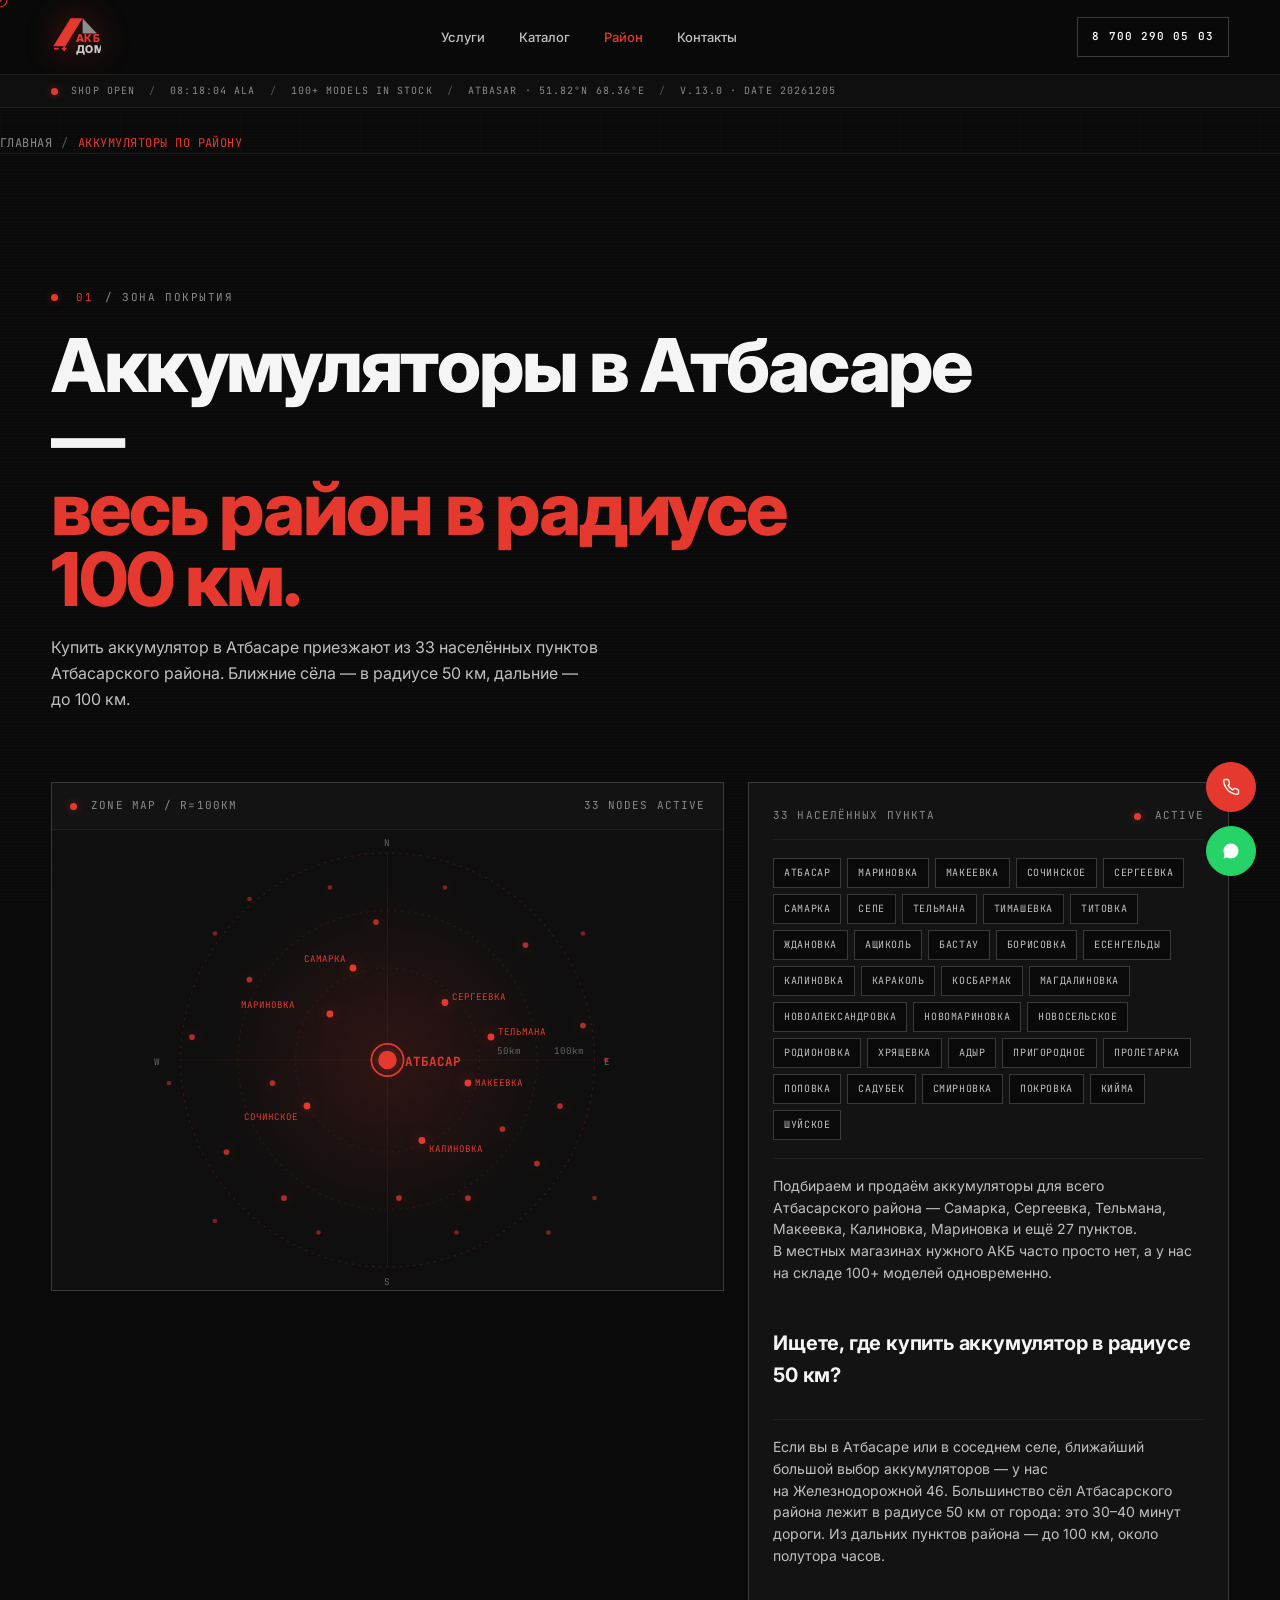
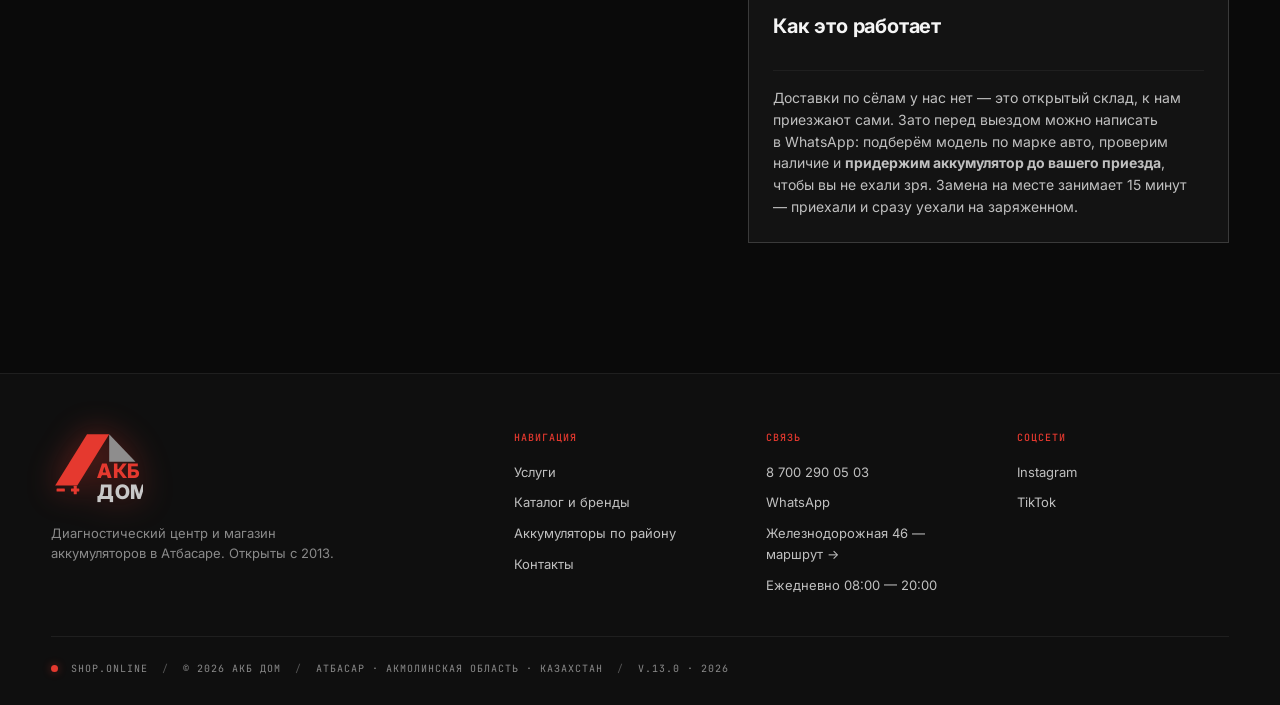
<file: rayon.html>
<!DOCTYPE html>
<html lang="ru">
<head>
<meta charset="UTF-8" />
<meta name="viewport" content="width=device-width, initial-scale=1.0, viewport-fit=cover" />
<meta name="theme-color" content="#E5392F" />

<title>Аккумуляторы в Атбасарском районе — 33 села в радиусе 100 км | АКБ Дом</title>
<meta name="description" content="Купить аккумулятор рядом: Атбасар, Железнодорожная 46. К нам едут из 33 сёл района — ближние в радиусе 50 км, дальние до 100 км. Подберём и придержим до приезда." />
<meta name="robots" content="index, follow, max-image-preview:large" />
<meta name="geo.region" content="KZ-AKM" />
<meta name="geo.placename" content="Атбасар" />
<meta name="geo.position" content="51.82049;68.36369" />
<meta name="ICBM" content="51.82049, 68.36369" />
<link rel="canonical" href="https://akb-dom.kz/rayon.html" />

<meta property="og:type" content="website" />
<meta property="og:locale" content="ru_KZ" />
<meta property="og:site_name" content="АКБ Дом" />
<meta property="og:title" content="Аккумуляторы в Атбасарском районе — 33 села в радиусе 100 км | АКБ Дом" />
<meta property="og:description" content="Купить аккумулятор рядом: Атбасар, Железнодорожная 46. К нам едут из 33 сёл района — ближние в радиусе 50 км, дальние до 100 км. Подберём и придержим до приезда." />
<meta property="og:image" content="https://akb-dom.kz/og-cover.jpg" />
<meta property="og:url" content="https://akb-dom.kz/rayon.html" />

<link rel="preconnect" href="https://fonts.googleapis.com" />
<link rel="preconnect" href="https://fonts.gstatic.com" crossorigin />
<link href="https://fonts.googleapis.com/css2?family=Inter:wght@400;500;600;700;800;900&family=JetBrains+Mono:wght@400;500;700&family=Major+Mono+Display&display=swap" rel="stylesheet" />
<link rel="icon" type="image/svg+xml" href="favicon.svg" />
<link rel="stylesheet" href="styles.css?v=5" />

<script type="application/ld+json">
{
  "@context": "https://schema.org",
  "@type": "AutoPartsStore",
  "@id": "https://akb-dom.kz/#business",
  "name": "АКБ Дом",
  "alternateName": [
    "AKB Dom Atbasar",
    "АКБ Дом Атбасар"
  ],
  "description": "Диагностический центр и самый большой магазин аккумуляторов в Атбасаре. Бесплатный подбор АКБ. 100+ моделей. 13 лет на рынке. BARS, FORGO, VARTA, BOSCH, EXIDE, ZION, KAINAR.",
  "url": "https://akb-dom.kz/",
  "logo": "https://akb-dom.kz/images/akb-dom-logo.jpg",
  "image": [
    "https://akb-dom.kz/images/akb-dom-atbasar-1.jpg",
    "https://akb-dom.kz/images/akb-dom-atbasar-2.jpg",
    "https://akb-dom.kz/images/akb-dom-atbasar-3.jpg",
    "https://akb-dom.kz/images/akb-dom-atbasar-4.jpg"
  ],
  "telephone": "+77002900503",
  "priceRange": "20000 — 180000 ₸",
  "currenciesAccepted": "KZT",
  "paymentAccepted": "Cash, Credit Card, Kaspi",
  "foundingDate": "2013",
  "address": {
    "@type": "PostalAddress",
    "streetAddress": "Железнодорожная улица, 46",
    "addressLocality": "Атбасар",
    "addressRegion": "Акмолинская область",
    "addressCountry": "KZ",
    "postalCode": "020400"
  },
  "geo": {
    "@type": "GeoCoordinates",
    "latitude": 51.82049,
    "longitude": 68.36369
  },
  "openingHoursSpecification": [
    {
      "@type": "OpeningHoursSpecification",
      "dayOfWeek": [
        "Monday",
        "Tuesday",
        "Wednesday",
        "Thursday",
        "Friday",
        "Saturday",
        "Sunday"
      ],
      "opens": "08:00",
      "closes": "20:00"
    }
  ],
  "sameAs": [
    "https://www.instagram.com/akb.dom_astana",
    "https://www.tiktok.com/@akb.dom_astana",
    "https://2gis.kz/firm/70000001114789784"
  ],
  "hasMap": "https://2gis.kz/firm/70000001114789784",
  "areaServed": [
    {
      "@type": "City",
      "name": "Атбасар"
    },
    {
      "@type": "AdministrativeArea",
      "name": "Атбасарский район"
    },
    {
      "@type": "GeoCircle",
      "name": "Зона обслуживания — радиус 100 км от Атбасара",
      "geoMidpoint": {
        "@type": "GeoCoordinates",
        "latitude": 51.82049,
        "longitude": 68.36369
      },
      "geoRadius": "100000"
    },
    {
      "@type": "Place",
      "name": "Мариновка"
    },
    {
      "@type": "Place",
      "name": "Макеевка"
    },
    {
      "@type": "Place",
      "name": "Сочинское"
    },
    {
      "@type": "Place",
      "name": "Сергеевка"
    },
    {
      "@type": "Place",
      "name": "Самарка"
    },
    {
      "@type": "Place",
      "name": "Сепе"
    },
    {
      "@type": "Place",
      "name": "Тельмана"
    },
    {
      "@type": "Place",
      "name": "Тимашевка"
    },
    {
      "@type": "Place",
      "name": "Титовка"
    },
    {
      "@type": "Place",
      "name": "Ждановка"
    },
    {
      "@type": "Place",
      "name": "Ащиколь"
    },
    {
      "@type": "Place",
      "name": "Бастау"
    },
    {
      "@type": "Place",
      "name": "Борисовка"
    },
    {
      "@type": "Place",
      "name": "Есенгельды"
    },
    {
      "@type": "Place",
      "name": "Калиновка"
    },
    {
      "@type": "Place",
      "name": "Караколь"
    },
    {
      "@type": "Place",
      "name": "Косбармак"
    },
    {
      "@type": "Place",
      "name": "Магдалиновка"
    },
    {
      "@type": "Place",
      "name": "Новоалександровка"
    },
    {
      "@type": "Place",
      "name": "Новомариновка"
    },
    {
      "@type": "Place",
      "name": "Новосельское"
    },
    {
      "@type": "Place",
      "name": "Родионовка"
    },
    {
      "@type": "Place",
      "name": "Хрящевка"
    },
    {
      "@type": "Place",
      "name": "Адыр"
    },
    {
      "@type": "Place",
      "name": "Пригородное"
    },
    {
      "@type": "Place",
      "name": "Пролетарка"
    },
    {
      "@type": "Place",
      "name": "Поповка"
    },
    {
      "@type": "Place",
      "name": "Садубек"
    },
    {
      "@type": "Place",
      "name": "Смирновка"
    },
    {
      "@type": "Place",
      "name": "Покровка"
    },
    {
      "@type": "Place",
      "name": "Кийма"
    },
    {
      "@type": "Place",
      "name": "Шуйское"
    }
  ],
  "makesOffer": [
    {
      "@type": "Offer",
      "itemOffered": {
        "@type": "Service",
        "name": "Подбор аккумулятора",
        "description": "Бесплатный подбор АКБ по марке, модели и году авто за 30 секунд."
      }
    },
    {
      "@type": "Offer",
      "itemOffered": {
        "@type": "Service",
        "name": "Замена аккумулятора",
        "description": "Замена АКБ на месте в Атбасаре за 15 минут."
      }
    },
    {
      "@type": "Offer",
      "itemOffered": {
        "@type": "Service",
        "name": "Диагностика аккумулятора",
        "description": "Проверка напряжения, пускового тока и состояния батареи."
      }
    },
    {
      "@type": "Offer",
      "itemOffered": {
        "@type": "Service",
        "name": "Зарядка аккумулятора",
        "description": "Зарядка разряженного аккумулятора правильным током."
      }
    }
  ],
  "brand": [
    {
      "@type": "Brand",
      "name": "BARS"
    },
    {
      "@type": "Brand",
      "name": "FORGO"
    },
    {
      "@type": "Brand",
      "name": "VARTA"
    },
    {
      "@type": "Brand",
      "name": "BOSCH"
    },
    {
      "@type": "Brand",
      "name": "EXIDE"
    },
    {
      "@type": "Brand",
      "name": "ZION"
    },
    {
      "@type": "Brand",
      "name": "KAINAR"
    },
    {
      "@type": "Brand",
      "name": "UNIKUM"
    }
  ]
}
</script>
<script type="application/ld+json">{"@context":"https://schema.org","@type":"BreadcrumbList","itemListElement":[{"@type":"ListItem","position":1,"name":"Главная","item":"https://akb-dom.kz/"},{"@type":"ListItem","position":2,"name":"Район и сёла","item":"https://akb-dom.kz/rayon.html"}]}</script>
</head>
<body>

<svg xmlns="http://www.w3.org/2000/svg" style="display:none">
  <defs>
    <symbol id="roof" viewBox="0 0 40 40"><path d="M 22 6 L 36 24 L 22 24 Z" fill="#8E8D8D"/><path d="M 6 24 L 18 6 L 30 24 Z" fill="#E5392F"/><rect x="13" y="22" width="2" height="6" fill="#E5392F"/><rect x="21" y="22" width="2" height="6" fill="#8E8D8D"/></symbol>
    <symbol id="bolt" viewBox="0 0 24 24"><path d="M14 2 L4 14 H11 L10 22 L20 10 H13 L14 2 Z" fill="currentColor"/></symbol>
    <symbol id="arrow" viewBox="0 0 24 24"><path d="M5 12 H19 M13 6 L19 12 L13 18" fill="none" stroke="currentColor" stroke-width="2" stroke-linejoin="round" stroke-linecap="round"/></symbol>
    <symbol id="arrow-tr" viewBox="0 0 24 24"><path d="M7 17 L17 7 M9 7 H17 V15" fill="none" stroke="currentColor" stroke-width="2" stroke-linejoin="round" stroke-linecap="round"/></symbol>
    <symbol id="phone" viewBox="0 0 24 24"><path d="M22 16.92v3a2 2 0 0 1-2.18 2 19.79 19.79 0 0 1-8.63-3.07 19.5 19.5 0 0 1-6-6 19.79 19.79 0 0 1-3.07-8.67A2 2 0 0 1 4.11 2h3a2 2 0 0 1 2 1.72c.13.96.37 1.9.72 2.81a2 2 0 0 1-.45 2.11L8.09 9.91a16 16 0 0 0 6 6l1.27-1.27a2 2 0 0 1 2.11-.45c.91.35 1.85.59 2.81.72A2 2 0 0 1 22 16.92z" fill="none" stroke="currentColor" stroke-width="1.8" stroke-linejoin="round" stroke-linecap="round"/></symbol>
    <symbol id="wa" viewBox="0 0 24 24"><path d="M17.5 14.4c-.3-.15-1.76-.87-2.03-.97-.27-.1-.47-.15-.67.15-.2.3-.77.97-.94 1.16-.17.2-.35.22-.64.08-.3-.15-1.26-.46-2.39-1.48-.88-.79-1.48-1.76-1.65-2.06-.17-.3-.02-.46.13-.6.13-.13.3-.35.45-.52.15-.17.2-.3.3-.5.1-.2.05-.37-.03-.52-.07-.15-.67-1.61-.92-2.21-.24-.58-.49-.5-.67-.51-.17-.01-.37-.01-.57-.01-.2 0-.52.07-.79.37-.27.3-1.04 1.02-1.04 2.48s1.07 2.88 1.21 3.07c.15.2 2.1 3.2 5.08 4.49.71.3 1.26.49 1.69.62.71.23 1.36.2 1.87.12.57-.08 1.76-.72 2-1.41.25-.7.25-1.29.17-1.41-.07-.12-.27-.2-.57-.35zM12 2C6.48 2 2 6.48 2 12c0 1.9.53 3.66 1.44 5.17L2 22l4.83-1.44A9.97 9.97 0 0 0 12 22c5.52 0 10-4.48 10-10S17.52 2 12 2z" fill="currentColor"/></symbol>
    <symbol id="check" viewBox="0 0 24 24"><path d="M5 12 L10 17 L19 7" fill="none" stroke="currentColor" stroke-width="2.5" stroke-linejoin="round" stroke-linecap="round"/></symbol>
    <symbol id="x" viewBox="0 0 24 24"><path d="M6 6 L18 18 M18 6 L6 18" stroke="currentColor" stroke-width="2" stroke-linecap="round"/></symbol>
    <symbol id="dot" viewBox="0 0 8 8"><circle cx="4" cy="4" r="2" fill="currentColor"/></symbol>
    <symbol id="key" viewBox="0 0 24 24"><path d="M15 7 A 4 4 0 1 0 11.85 11.85 L 4 19.7 V 21 H 6 V 19 H 8 V 17 H 10 V 14.85" fill="none" stroke="currentColor" stroke-width="1.8" stroke-linejoin="round" stroke-linecap="round"/><circle cx="16" cy="7" r="1.2" fill="currentColor"/></symbol>
    <symbol id="search" viewBox="0 0 24 24"><circle cx="10.5" cy="10.5" r="6.5" fill="none" stroke="currentColor" stroke-width="1.8"/><line x1="15.5" y1="15.5" x2="21" y2="21" stroke="currentColor" stroke-width="1.8" stroke-linecap="round"/></symbol>
    <symbol id="logo" viewBox="40 40 332 278">
      <polygon points="55,240 170,55 250,55 135,240" fill="#E5392F"/>
      <polygon points="250,55 345,155 250,155" fill="#8E8D8D"/>
      <rect x="60" y="251" width="30" height="11" rx="2" fill="#E5392F"/>
      <rect x="112" y="251" width="30" height="11" rx="2" fill="#E5392F"/>
      <rect x="122" y="241" width="11" height="31" rx="2" fill="#E5392F"/>
      <text x="206" y="212" font-family="Inter, Arial, sans-serif" font-weight="800" font-size="72" letter-spacing="2" fill="#E5392F">АКБ</text>
      <text x="206" y="288" font-family="Inter, Arial, sans-serif" font-weight="800" font-size="72" letter-spacing="2" fill="#C8C8C8">ДОМ</text>
    </symbol>
  </defs>
</svg>

<!-- BOOT SCREEN (приветствие при загрузке) -->
<div class="boot" id="boot" aria-hidden="true">
  <div class="boot-inner">
    <div class="boot-bolt">
      <svg width="56" height="56" viewBox="0 0 24 24"><use href="#bolt"/></svg>
    </div>
    <div class="boot-text">
      <div class="boot-line mono"><span class="boot-prompt">&gt;</span> SYSTEM CHECK ........... <span class="boot-ok">OK</span></div>
      <div class="boot-line mono"><span class="boot-prompt">&gt;</span> BATTERY MODULE ......... <span class="boot-ok">100%</span></div>
      <div class="boot-line mono"><span class="boot-prompt">&gt;</span> CONNECTING TO АКБ ДОМ .. <span class="boot-ok">ONLINE</span></div>
      <div class="boot-line mono"><span class="boot-prompt">&gt;</span> LOADING DIAGNOSTIC UI...</div>
    </div>
  </div>
</div>

<!-- Custom cursor -->
<div class="cursor" id="cursor" aria-hidden="true">
  <svg viewBox="0 0 24 24"><circle cx="12" cy="12" r="6" fill="none" stroke="currentColor" stroke-width="1"/><circle cx="12" cy="12" r="1.4" fill="currentColor"/></svg>
</div>

<!-- Floating CTAs -->
<a class="fcta fcta-call" href="tel:+77002900503" aria-label="Позвонить" data-sound="click">
  <svg width="18" height="18"><use href="#phone"/></svg>
</a>
<a class="fcta fcta-wa" href="https://wa.me/77002900503" target="_blank" rel="noopener" aria-label="WhatsApp" data-sound="click">
  <svg width="18" height="18"><use href="#wa"/></svg>
</a>

<header class="sysbar">
  <div class="container sysbar-row">
    <a href="index.html" class="brand" data-sound="click">
      <span class="brand-mark"><svg width="50" height="42" role="img" aria-label="АКБ Дом — аккумуляторы в Атбасаре"><use href="#logo"/></svg></span>
    </a>
    <nav class="nav">
      <a href="uslugi.html" data-sound="click"><span>Услуги</span></a>
      <a href="katalog.html" data-sound="click"><span>Каталог</span></a>
      <a href="rayon.html" aria-current="page" data-sound="click"><span>Район</span></a>
      <a href="kontakty.html" data-sound="click"><span>Контакты</span></a>
    </nav>
    <a href="tel:+77002900503" class="sys-cta mono" data-sound="click">
      8 700 290 05 03
    </a>
    <button class="burger" id="burger" type="button" aria-label="Меню" aria-expanded="false" aria-controls="mnav" data-sound="click"><span></span><span></span><span></span></button>
  </div>
  <div class="ticker-bar mono" aria-hidden="true">
    <div class="container ticker-row">
      <span><i class="led led-on"></i> SHOP OPEN</span>
      <span class="sep">/</span>
      <span id="local-time">--:--:-- ALA</span>
      <span class="sep">/</span>
      <span class="hide-sm">100+ MODELS IN STOCK</span>
      <span class="sep hide-sm">/</span>
      <span class="hide-sm">ATBASAR · 51.82°N 68.36°E</span>
      <span class="sep hide-sm">/</span>
      <span>v.13.0 · DATE <span id="datestamp">--</span></span>
    </div>
  </div>
</header>

<nav class="mnav" id="mnav" aria-label="Мобильное меню">
  <a class="mnav-link" href="index.html">Главная</a>
  <a class="mnav-link" href="uslugi.html">Услуги</a>
  <a class="mnav-link" href="katalog.html">Каталог</a>
  <a class="mnav-link" href="rayon.html" aria-current="page">Район</a>
  <a class="mnav-link" href="kontakty.html">Контакты</a>
  <div class="mnav-cta">
    <a class="mnav-btn call" href="tel:+77002900503">Позвонить · 8 700 290 05 03</a>
    <a class="mnav-btn wa" href="https://wa.me/77002900503" target="_blank" rel="noopener">Написать в WhatsApp</a>
  </div>
  <div class="mnav-foot mono">АТБАСАР · ЖЕЛЕЗНОДОРОЖНАЯ 46<br/>ЕЖЕДНЕВНО 08:00 — 20:00</div>
</nav>

<nav class="container crumbs" aria-label="Хлебные крошки"><a href="index.html">Главная</a><span class="sep">/</span><span class="cur">Аккумуляторы по району</span></nav>

<section class="section region-sec" id="region">
  <div class="container">
    <header class="sec-head">
      <div class="sec-eyebrow mono">
        <i class="dot phosphor"></i>01
        <span class="sec-eyebrow-lbl">/ ЗОНА ПОКРЫТИЯ</span>
      </div>
      <h1 class="sec-h2">
        Аккумуляторы в&nbsp;Атбасаре —<br/>
        <span class="ph">весь район в&nbsp;радиусе 100&nbsp;км.</span>
      </h1>
      <p class="sec-sub">Купить аккумулятор в&nbsp;Атбасаре приезжают из&nbsp;33&nbsp;населённых пунктов Атбасарского района. Ближние сёла — в&nbsp;радиусе 50&nbsp;км, дальние — до&nbsp;100&nbsp;км.</p>
    </header>

    <div class="region-grid">
      <div class="region-map">
        <div class="region-map-head mono">
          <span><i class="led led-on"></i> ZONE MAP / R=100km</span>
          <span>33 NODES ACTIVE</span>
        </div>
        <svg viewBox="0 0 500 400" class="region-svg">
          <!-- Concentric circles -->
          <defs>
            <radialGradient id="zone-grad">
              <stop offset="0%" stop-color="rgba(229,57,47,.15)"/>
              <stop offset="60%" stop-color="rgba(229,57,47,.04)"/>
              <stop offset="100%" stop-color="transparent"/>
            </radialGradient>
          </defs>
          <circle cx="250" cy="200" r="180" fill="url(#zone-grad)"/>
          <circle cx="250" cy="200" r="180" fill="none" stroke="rgba(229,57,47,.2)" stroke-width="1" stroke-dasharray="2 4"/>
          <circle cx="250" cy="200" r="130" fill="none" stroke="rgba(229,57,47,.15)" stroke-width="1" stroke-dasharray="2 4"/>
          <circle cx="250" cy="200" r="80" fill="none" stroke="rgba(229,57,47,.12)" stroke-width="1" stroke-dasharray="2 4"/>

          <!-- Crosshairs -->
          <line x1="250" y1="20" x2="250" y2="380" stroke="rgba(229,57,47,.1)" stroke-width="1"/>
          <line x1="70" y1="200" x2="430" y2="200" stroke="rgba(229,57,47,.1)" stroke-width="1"/>

          <!-- Distance labels -->
          <text x="250" y="14" text-anchor="middle" fill="#666" font-family="JetBrains Mono" font-size="8">N</text>
          <text x="438" y="204" fill="#666" font-family="JetBrains Mono" font-size="8">E</text>
          <text x="250" y="396" text-anchor="middle" fill="#666" font-family="JetBrains Mono" font-size="8">S</text>
          <text x="50" y="204" text-anchor="middle" fill="#666" font-family="JetBrains Mono" font-size="8">W</text>
          <text x="345" y="195" fill="#666" font-family="JetBrains Mono" font-size="8">50km</text>
          <text x="395" y="195" fill="#666" font-family="JetBrains Mono" font-size="8">100km</text>

          <!-- 33 pins (semi-realistic positions) -->
          <g class="region-pins">
            <!-- Atbasar - center -->
            <g class="pin pin-center">
              <circle cx="250" cy="200" r="8" fill="#E5392F"/>
              <circle cx="250" cy="200" r="14" fill="none" stroke="#E5392F" stroke-width="1.5" class="pin-pulse"/>
              <text x="265" y="205" fill="#E5392F" font-family="JetBrains Mono" font-size="11" font-weight="700">АТБАСАР</text>
            </g>
            <!-- ring 1 (close) -->
            <g class="pin"><circle cx="200" cy="160" r="3" fill="#E5392F"/><text x="170" y="155" fill="#E5392F" font-family="JetBrains Mono" font-size="8" text-anchor="end">МАРИНОВКА</text></g>
            <g class="pin"><circle cx="300" cy="150" r="3" fill="#E5392F"/><text x="306" y="148" fill="#E5392F" font-family="JetBrains Mono" font-size="8">СЕРГЕЕВКА</text></g>
            <g class="pin"><circle cx="320" cy="220" r="3" fill="#E5392F"/><text x="326" y="223" fill="#E5392F" font-family="JetBrains Mono" font-size="8">МАКЕЕВКА</text></g>
            <g class="pin"><circle cx="180" cy="240" r="3" fill="#E5392F"/><text x="172" y="252" fill="#E5392F" font-family="JetBrains Mono" font-size="8" text-anchor="end">СОЧИНСКОЕ</text></g>
            <g class="pin"><circle cx="280" cy="270" r="3" fill="#E5392F"/><text x="286" y="280" fill="#E5392F" font-family="JetBrains Mono" font-size="8">КАЛИНОВКА</text></g>
            <g class="pin"><circle cx="220" cy="120" r="3" fill="#E5392F"/><text x="214" y="115" fill="#E5392F" font-family="JetBrains Mono" font-size="8" text-anchor="end">САМАРКА</text></g>
            <g class="pin"><circle cx="340" cy="180" r="3" fill="#E5392F"/><text x="346" y="178" fill="#E5392F" font-family="JetBrains Mono" font-size="8">ТЕЛЬМАНА</text></g>
            <!-- ring 2 (mid) -->
            <g class="pin"><circle cx="130" cy="130" r="2.5" fill="#E5392F" opacity=".75"/></g>
            <g class="pin"><circle cx="370" cy="100" r="2.5" fill="#E5392F" opacity=".75"/></g>
            <g class="pin"><circle cx="400" cy="240" r="2.5" fill="#E5392F" opacity=".75"/></g>
            <g class="pin"><circle cx="380" cy="290" r="2.5" fill="#E5392F" opacity=".75"/></g>
            <g class="pin"><circle cx="110" cy="280" r="2.5" fill="#E5392F" opacity=".75"/></g>
            <g class="pin"><circle cx="160" cy="320" r="2.5" fill="#E5392F" opacity=".75"/></g>
            <g class="pin"><circle cx="320" cy="320" r="2.5" fill="#E5392F" opacity=".75"/></g>
            <g class="pin"><circle cx="80" cy="180" r="2.5" fill="#E5392F" opacity=".75"/></g>
            <g class="pin"><circle cx="420" cy="170" r="2.5" fill="#E5392F" opacity=".75"/></g>
            <g class="pin"><circle cx="150" cy="220" r="2.5" fill="#E5392F" opacity=".75"/></g>
            <g class="pin"><circle cx="350" cy="260" r="2.5" fill="#E5392F" opacity=".75"/></g>
            <g class="pin"><circle cx="240" cy="80" r="2.5" fill="#E5392F" opacity=".75"/></g>
            <g class="pin"><circle cx="260" cy="320" r="2.5" fill="#E5392F" opacity=".75"/></g>
            <!-- ring 3 (far, dim) -->
            <g class="pin"><circle cx="100" cy="90" r="2" fill="#E5392F" opacity=".5"/></g>
            <g class="pin"><circle cx="420" cy="90" r="2" fill="#E5392F" opacity=".5"/></g>
            <g class="pin"><circle cx="100" cy="340" r="2" fill="#E5392F" opacity=".5"/></g>
            <g class="pin"><circle cx="430" cy="320" r="2" fill="#E5392F" opacity=".5"/></g>
            <g class="pin"><circle cx="60" cy="220" r="2" fill="#E5392F" opacity=".5"/></g>
            <g class="pin"><circle cx="440" cy="200" r="2" fill="#E5392F" opacity=".5"/></g>
            <g class="pin"><circle cx="200" cy="50" r="2" fill="#E5392F" opacity=".5"/></g>
            <g class="pin"><circle cx="300" cy="50" r="2" fill="#E5392F" opacity=".5"/></g>
            <g class="pin"><circle cx="190" cy="350" r="2" fill="#E5392F" opacity=".5"/></g>
            <g class="pin"><circle cx="310" cy="350" r="2" fill="#E5392F" opacity=".5"/></g>
            <g class="pin"><circle cx="130" cy="60" r="2" fill="#E5392F" opacity=".5"/></g>
            <g class="pin"><circle cx="390" cy="350" r="2" fill="#E5392F" opacity=".5"/></g>
          </g>
        </svg>
      </div>

      <div class="region-list">
        <div class="region-list-head mono">
          <span>33 НАСЕЛЁННЫХ ПУНКТА</span>
          <span><i class="led led-on led-blink"></i> ACTIVE</span>
        </div>
        <div class="region-tags">
          <span>Атбасар</span><span>Мариновка</span><span>Макеевка</span><span>Сочинское</span><span>Сергеевка</span><span>Самарка</span><span>Сепе</span><span>Тельмана</span><span>Тимашевка</span><span>Титовка</span><span>Ждановка</span><span>Ащиколь</span><span>Бастау</span><span>Борисовка</span><span>Есенгельды</span><span>Калиновка</span><span>Караколь</span><span>Косбармак</span><span>Магдалиновка</span><span>Новоалександровка</span><span>Новомариновка</span><span>Новосельское</span><span>Родионовка</span><span>Хрящевка</span><span>Адыр</span><span>Пригородное</span><span>Пролетарка</span><span>Поповка</span><span>Садубек</span><span>Смирновка</span><span>Покровка</span><span>Кийма</span><span>Шуйское</span>
        </div>
        <p class="region-text">
          Подбираем и&nbsp;продаём аккумуляторы для всего Атбасарского района — Самарка, Сергеевка, Тельмана, Макеевка, Калиновка, Мариновка и&nbsp;ещё 27&nbsp;пунктов. В&nbsp;местных магазинах нужного АКБ часто просто нет, а&nbsp;у&nbsp;нас на&nbsp;складе 100+ моделей одновременно.
        </p>
        <h2 class="region-h2">Ищете, где купить аккумулятор в&nbsp;радиусе 50&nbsp;км?</h2>
        <p class="region-text">
          Если вы&nbsp;в&nbsp;Атбасаре или в&nbsp;соседнем селе, ближайший большой выбор аккумуляторов — у&nbsp;нас на&nbsp;Железнодорожной&nbsp;46. Большинство сёл Атбасарского района лежит в&nbsp;радиусе 50&nbsp;км от&nbsp;города: это 30–40&nbsp;минут дороги. Из&nbsp;дальних пунктов района — до&nbsp;100&nbsp;км, около полутора часов.
        </p>
        <h2 class="region-h2">Как это работает</h2>
        <p class="region-text">
          Доставки по&nbsp;сёлам у&nbsp;нас нет — это открытый склад, к&nbsp;нам приезжают сами. Зато перед выездом можно написать в&nbsp;WhatsApp: подберём модель по&nbsp;марке авто, проверим наличие и&nbsp;<strong>придержим аккумулятор до&nbsp;вашего приезда</strong>, чтобы вы&nbsp;не&nbsp;ехали зря. Замена на&nbsp;месте занимает 15&nbsp;минут — приехали и&nbsp;сразу уехали на&nbsp;заряженном.
        </p>
      </div>
    </div>
  </div>
</section>

<footer class="site-foot">
  <div class="container">
    <div class="foot-grid">
      <div>
        <a href="index.html" class="brand brand-foot">
          <span class="brand-mark"><svg width="92" height="77" role="img" aria-label="АКБ Дом Атбасар — логотип"><use href="#logo"/></svg></span>
        </a>
        <p class="foot-tag">Диагностический центр и&nbsp;магазин аккумуляторов в&nbsp;Атбасаре. Открыты с&nbsp;2013.</p>
      </div>
      <div class="foot-col">
        <h4 class="mono">НАВИГАЦИЯ</h4>
        <a href="uslugi.html" data-sound="click">Услуги</a>
        <a href="katalog.html" data-sound="click">Каталог и бренды</a>
        <a href="rayon.html" data-sound="click">Аккумуляторы по району</a>
        <a href="kontakty.html" data-sound="click">Контакты</a>
      </div>
      <div class="foot-col">
        <h4 class="mono">СВЯЗЬ</h4>
        <a href="tel:+77002900503" data-sound="click">8 700 290 05 03</a>
        <a href="https://wa.me/77002900503" target="_blank" rel="noopener" data-sound="click">WhatsApp</a>
        <a href="https://2gis.kz/kokshetau/firm/70000001114789784/routeTab/rsType/car" target="_blank" rel="noopener" data-sound="click">Железнодорожная 46 — маршрут →</a>
        <span>Ежедневно 08:00 — 20:00</span>
      </div>
      <div class="foot-col">
        <h4 class="mono">СОЦСЕТИ</h4>
        <a href="https://www.instagram.com/akb.dom_astana" target="_blank" rel="noopener" data-sound="click">Instagram</a>
        <a href="https://www.tiktok.com/@akb.dom_astana" target="_blank" rel="noopener" data-sound="click">TikTok</a>
      </div>
    </div>
    <div class="foot-bot mono">
      <span><i class="led led-on"></i> shop.online</span>
      <span class="sep">/</span>
      <span>© <span id="year"></span> АКБ ДОМ</span>
      <span class="sep">/</span>
      <span class="hide-sm">АТБАСАР · АКМОЛИНСКАЯ ОБЛАСТЬ · КАЗАХСТАН</span>
      <span class="sep hide-sm">/</span>
      <span class="hide-sm">v.13.0 · 2026</span>
    </div>
  </div>
</footer>

<div class="lightbox" id="lightbox" aria-hidden="true">
  <button class="lb-close" aria-label="Закрыть"><svg width="22" height="22"><use href="#x"/></svg></button>
  <button class="lb-prev" aria-label="Предыдущее"><svg width="22" height="22" style="transform:rotate(180deg)"><use href="#arrow"/></svg></button>
  <button class="lb-next" aria-label="Следующее"><svg width="22" height="22"><use href="#arrow"/></svg></button>
  <img id="lb-img" alt=""/>
  <div class="lb-caption mono" id="lb-caption"></div>
</div>

<script src="app.js?v=4" defer></script>
</body>
</html>
</file>
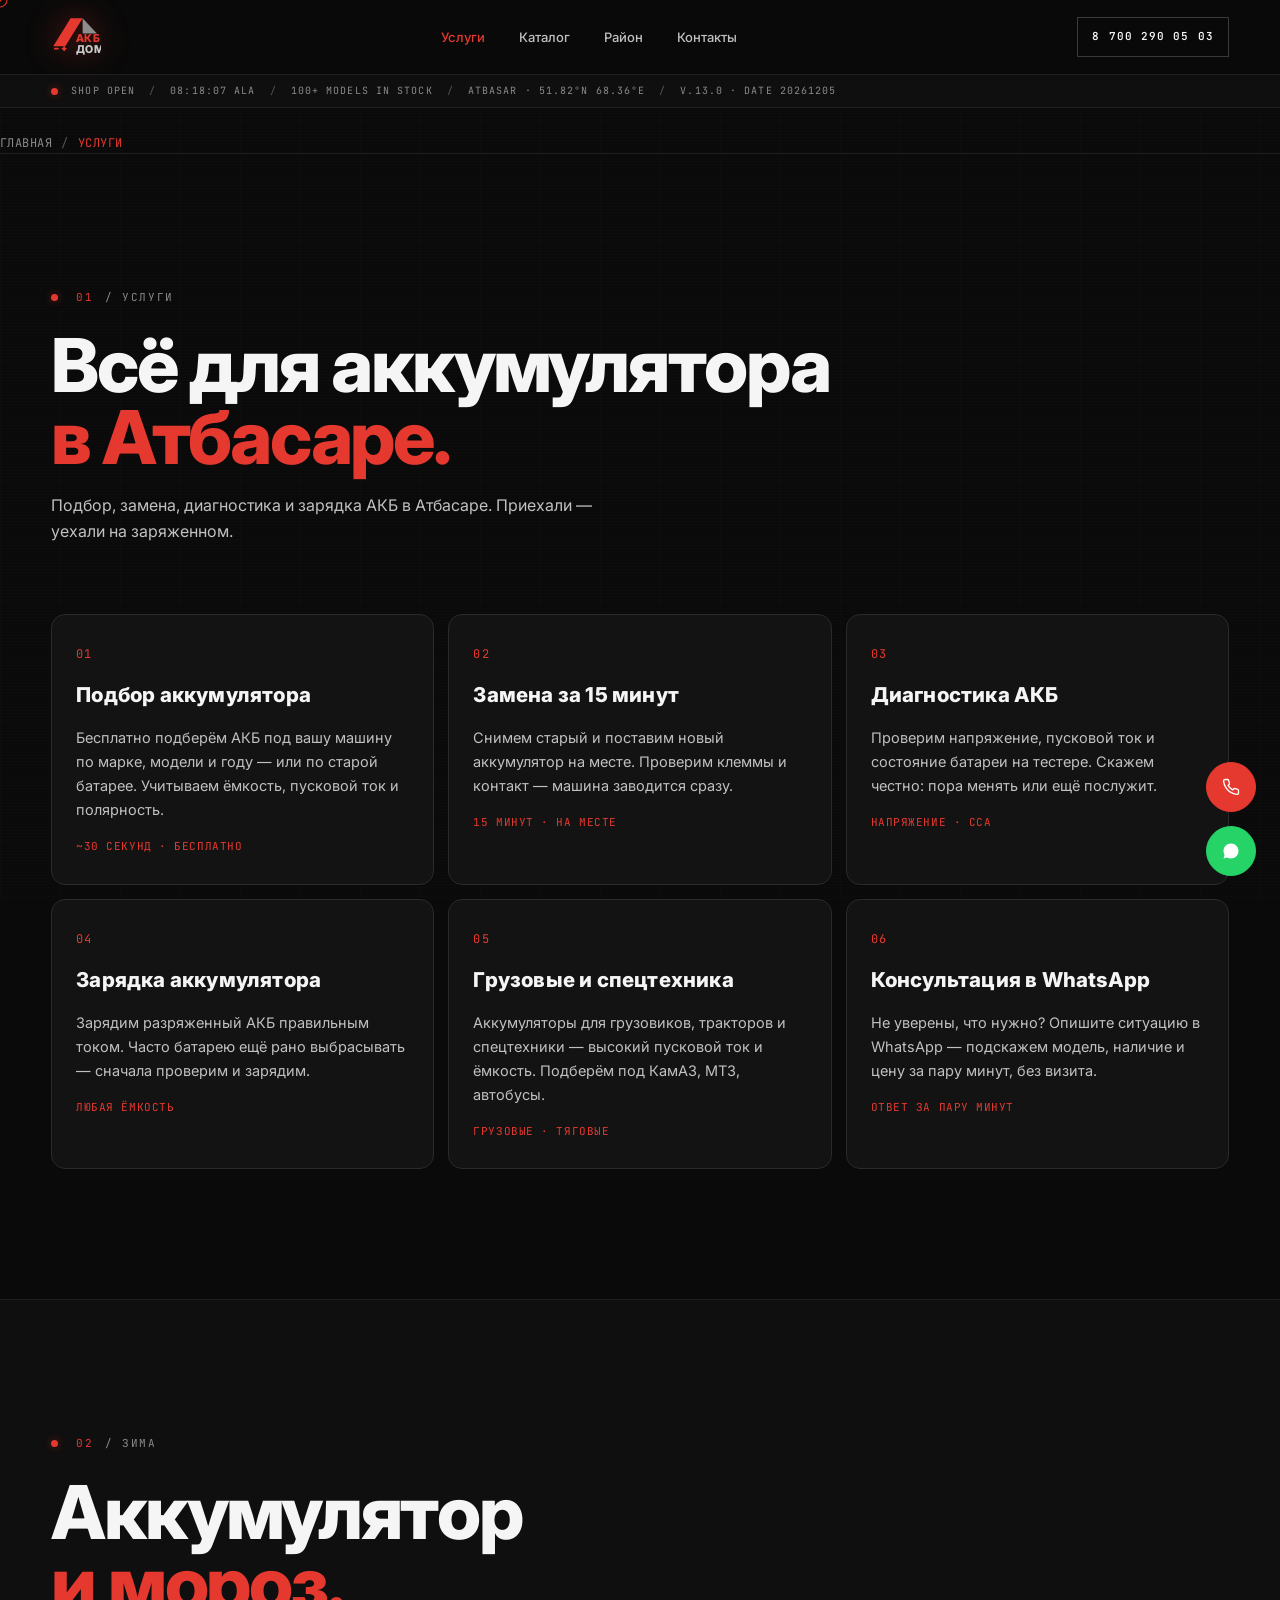
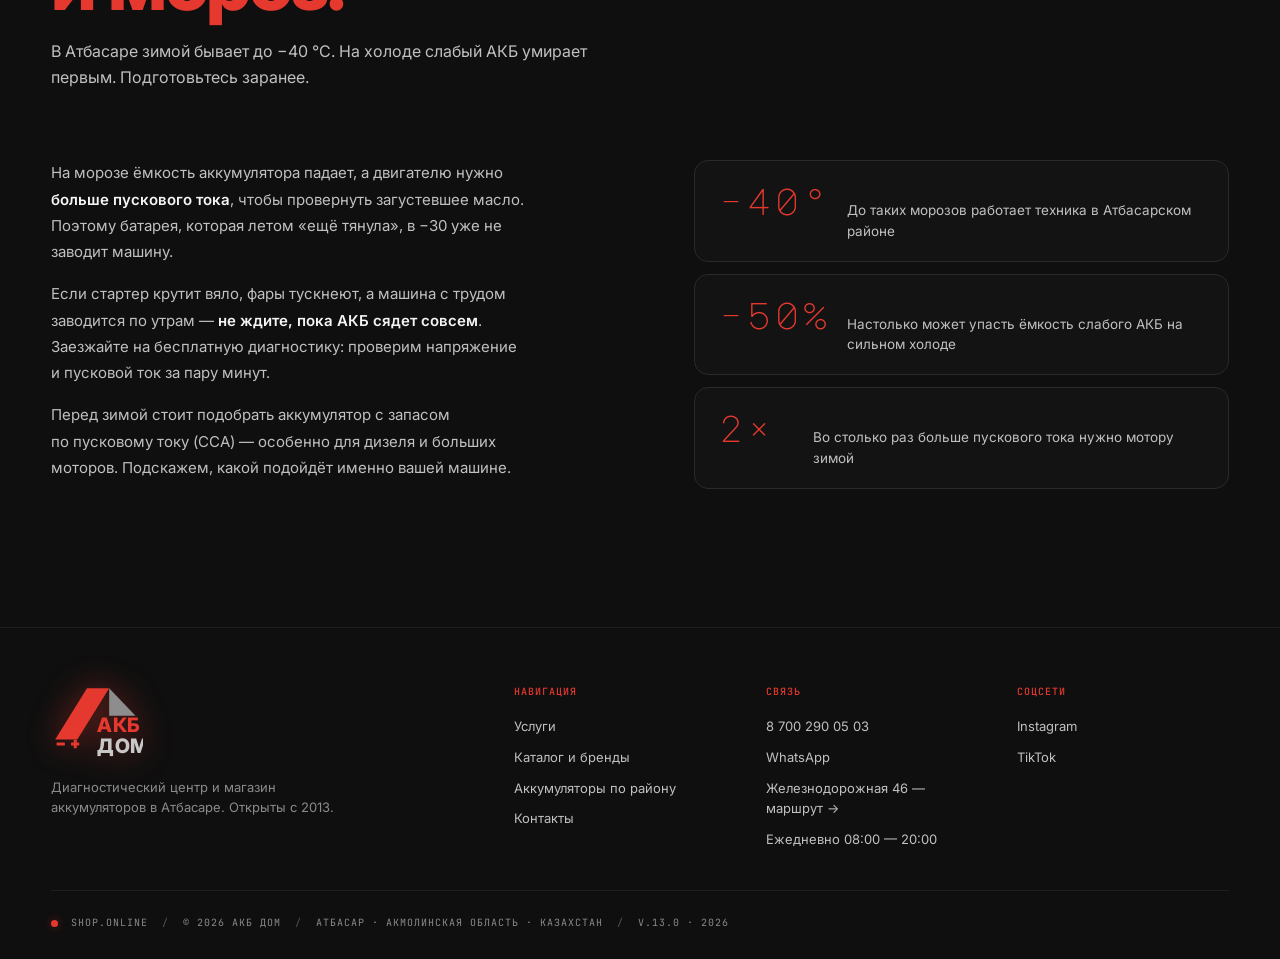
<file: uslugi.html>
<!DOCTYPE html>
<html lang="ru">
<head>
<meta charset="UTF-8" />
<meta name="viewport" content="width=device-width, initial-scale=1.0, viewport-fit=cover" />
<meta name="theme-color" content="#E5392F" />

<title>Подбор, замена и диагностика аккумулятора в Атбасаре | АКБ Дом</title>
<meta name="description" content="Услуги АКБ Дом в Атбасаре: бесплатный подбор аккумулятора, замена за 15 минут, диагностика и зарядка. Легковые, грузовые и спецтехника. Железнодорожная 46." />
<meta name="robots" content="index, follow, max-image-preview:large" />
<meta name="geo.region" content="KZ-AKM" />
<meta name="geo.placename" content="Атбасар" />
<meta name="geo.position" content="51.82049;68.36369" />
<meta name="ICBM" content="51.82049, 68.36369" />
<link rel="canonical" href="https://akb-dom.kz/uslugi.html" />

<meta property="og:type" content="website" />
<meta property="og:locale" content="ru_KZ" />
<meta property="og:site_name" content="АКБ Дом" />
<meta property="og:title" content="Подбор, замена и диагностика аккумулятора в Атбасаре | АКБ Дом" />
<meta property="og:description" content="Услуги АКБ Дом в Атбасаре: бесплатный подбор аккумулятора, замена за 15 минут, диагностика и зарядка. Легковые, грузовые и спецтехника. Железнодорожная 46." />
<meta property="og:image" content="https://akb-dom.kz/og-cover.jpg" />
<meta property="og:url" content="https://akb-dom.kz/uslugi.html" />

<link rel="preconnect" href="https://fonts.googleapis.com" />
<link rel="preconnect" href="https://fonts.gstatic.com" crossorigin />
<link href="https://fonts.googleapis.com/css2?family=Inter:wght@400;500;600;700;800;900&family=JetBrains+Mono:wght@400;500;700&family=Major+Mono+Display&display=swap" rel="stylesheet" />
<link rel="icon" type="image/svg+xml" href="favicon.svg" />
<link rel="stylesheet" href="styles.css?v=5" />

<script type="application/ld+json">
{
  "@context": "https://schema.org",
  "@type": "AutoPartsStore",
  "@id": "https://akb-dom.kz/#business",
  "name": "АКБ Дом",
  "alternateName": [
    "AKB Dom Atbasar",
    "АКБ Дом Атбасар"
  ],
  "description": "Диагностический центр и самый большой магазин аккумуляторов в Атбасаре. Бесплатный подбор АКБ. 100+ моделей. 13 лет на рынке. BARS, FORGO, VARTA, BOSCH, EXIDE, ZION, KAINAR.",
  "url": "https://akb-dom.kz/",
  "logo": "https://akb-dom.kz/images/akb-dom-logo.jpg",
  "image": [
    "https://akb-dom.kz/images/akb-dom-atbasar-1.jpg",
    "https://akb-dom.kz/images/akb-dom-atbasar-2.jpg",
    "https://akb-dom.kz/images/akb-dom-atbasar-3.jpg",
    "https://akb-dom.kz/images/akb-dom-atbasar-4.jpg"
  ],
  "telephone": "+77002900503",
  "priceRange": "20000 — 180000 ₸",
  "currenciesAccepted": "KZT",
  "paymentAccepted": "Cash, Credit Card, Kaspi",
  "foundingDate": "2013",
  "address": {
    "@type": "PostalAddress",
    "streetAddress": "Железнодорожная улица, 46",
    "addressLocality": "Атбасар",
    "addressRegion": "Акмолинская область",
    "addressCountry": "KZ",
    "postalCode": "020400"
  },
  "geo": {
    "@type": "GeoCoordinates",
    "latitude": 51.82049,
    "longitude": 68.36369
  },
  "openingHoursSpecification": [
    {
      "@type": "OpeningHoursSpecification",
      "dayOfWeek": [
        "Monday",
        "Tuesday",
        "Wednesday",
        "Thursday",
        "Friday",
        "Saturday",
        "Sunday"
      ],
      "opens": "08:00",
      "closes": "20:00"
    }
  ],
  "sameAs": [
    "https://www.instagram.com/akb.dom_astana",
    "https://www.tiktok.com/@akb.dom_astana",
    "https://2gis.kz/firm/70000001114789784"
  ],
  "hasMap": "https://2gis.kz/firm/70000001114789784",
  "areaServed": [
    {
      "@type": "City",
      "name": "Атбасар"
    },
    {
      "@type": "AdministrativeArea",
      "name": "Атбасарский район"
    },
    {
      "@type": "GeoCircle",
      "name": "Зона обслуживания — радиус 100 км от Атбасара",
      "geoMidpoint": {
        "@type": "GeoCoordinates",
        "latitude": 51.82049,
        "longitude": 68.36369
      },
      "geoRadius": "100000"
    },
    {
      "@type": "Place",
      "name": "Мариновка"
    },
    {
      "@type": "Place",
      "name": "Макеевка"
    },
    {
      "@type": "Place",
      "name": "Сочинское"
    },
    {
      "@type": "Place",
      "name": "Сергеевка"
    },
    {
      "@type": "Place",
      "name": "Самарка"
    },
    {
      "@type": "Place",
      "name": "Сепе"
    },
    {
      "@type": "Place",
      "name": "Тельмана"
    },
    {
      "@type": "Place",
      "name": "Тимашевка"
    },
    {
      "@type": "Place",
      "name": "Титовка"
    },
    {
      "@type": "Place",
      "name": "Ждановка"
    },
    {
      "@type": "Place",
      "name": "Ащиколь"
    },
    {
      "@type": "Place",
      "name": "Бастау"
    },
    {
      "@type": "Place",
      "name": "Борисовка"
    },
    {
      "@type": "Place",
      "name": "Есенгельды"
    },
    {
      "@type": "Place",
      "name": "Калиновка"
    },
    {
      "@type": "Place",
      "name": "Караколь"
    },
    {
      "@type": "Place",
      "name": "Косбармак"
    },
    {
      "@type": "Place",
      "name": "Магдалиновка"
    },
    {
      "@type": "Place",
      "name": "Новоалександровка"
    },
    {
      "@type": "Place",
      "name": "Новомариновка"
    },
    {
      "@type": "Place",
      "name": "Новосельское"
    },
    {
      "@type": "Place",
      "name": "Родионовка"
    },
    {
      "@type": "Place",
      "name": "Хрящевка"
    },
    {
      "@type": "Place",
      "name": "Адыр"
    },
    {
      "@type": "Place",
      "name": "Пригородное"
    },
    {
      "@type": "Place",
      "name": "Пролетарка"
    },
    {
      "@type": "Place",
      "name": "Поповка"
    },
    {
      "@type": "Place",
      "name": "Садубек"
    },
    {
      "@type": "Place",
      "name": "Смирновка"
    },
    {
      "@type": "Place",
      "name": "Покровка"
    },
    {
      "@type": "Place",
      "name": "Кийма"
    },
    {
      "@type": "Place",
      "name": "Шуйское"
    }
  ],
  "makesOffer": [
    {
      "@type": "Offer",
      "itemOffered": {
        "@type": "Service",
        "name": "Подбор аккумулятора",
        "description": "Бесплатный подбор АКБ по марке, модели и году авто за 30 секунд."
      }
    },
    {
      "@type": "Offer",
      "itemOffered": {
        "@type": "Service",
        "name": "Замена аккумулятора",
        "description": "Замена АКБ на месте в Атбасаре за 15 минут."
      }
    },
    {
      "@type": "Offer",
      "itemOffered": {
        "@type": "Service",
        "name": "Диагностика аккумулятора",
        "description": "Проверка напряжения, пускового тока и состояния батареи."
      }
    },
    {
      "@type": "Offer",
      "itemOffered": {
        "@type": "Service",
        "name": "Зарядка аккумулятора",
        "description": "Зарядка разряженного аккумулятора правильным током."
      }
    }
  ],
  "brand": [
    {
      "@type": "Brand",
      "name": "BARS"
    },
    {
      "@type": "Brand",
      "name": "FORGO"
    },
    {
      "@type": "Brand",
      "name": "VARTA"
    },
    {
      "@type": "Brand",
      "name": "BOSCH"
    },
    {
      "@type": "Brand",
      "name": "EXIDE"
    },
    {
      "@type": "Brand",
      "name": "ZION"
    },
    {
      "@type": "Brand",
      "name": "KAINAR"
    },
    {
      "@type": "Brand",
      "name": "UNIKUM"
    }
  ]
}
</script>
<script type="application/ld+json">{"@context":"https://schema.org","@type":"BreadcrumbList","itemListElement":[{"@type":"ListItem","position":1,"name":"Главная","item":"https://akb-dom.kz/"},{"@type":"ListItem","position":2,"name":"Услуги","item":"https://akb-dom.kz/uslugi.html"}]}</script>
</head>
<body>

<svg xmlns="http://www.w3.org/2000/svg" style="display:none">
  <defs>
    <symbol id="roof" viewBox="0 0 40 40"><path d="M 22 6 L 36 24 L 22 24 Z" fill="#8E8D8D"/><path d="M 6 24 L 18 6 L 30 24 Z" fill="#E5392F"/><rect x="13" y="22" width="2" height="6" fill="#E5392F"/><rect x="21" y="22" width="2" height="6" fill="#8E8D8D"/></symbol>
    <symbol id="bolt" viewBox="0 0 24 24"><path d="M14 2 L4 14 H11 L10 22 L20 10 H13 L14 2 Z" fill="currentColor"/></symbol>
    <symbol id="arrow" viewBox="0 0 24 24"><path d="M5 12 H19 M13 6 L19 12 L13 18" fill="none" stroke="currentColor" stroke-width="2" stroke-linejoin="round" stroke-linecap="round"/></symbol>
    <symbol id="arrow-tr" viewBox="0 0 24 24"><path d="M7 17 L17 7 M9 7 H17 V15" fill="none" stroke="currentColor" stroke-width="2" stroke-linejoin="round" stroke-linecap="round"/></symbol>
    <symbol id="phone" viewBox="0 0 24 24"><path d="M22 16.92v3a2 2 0 0 1-2.18 2 19.79 19.79 0 0 1-8.63-3.07 19.5 19.5 0 0 1-6-6 19.79 19.79 0 0 1-3.07-8.67A2 2 0 0 1 4.11 2h3a2 2 0 0 1 2 1.72c.13.96.37 1.9.72 2.81a2 2 0 0 1-.45 2.11L8.09 9.91a16 16 0 0 0 6 6l1.27-1.27a2 2 0 0 1 2.11-.45c.91.35 1.85.59 2.81.72A2 2 0 0 1 22 16.92z" fill="none" stroke="currentColor" stroke-width="1.8" stroke-linejoin="round" stroke-linecap="round"/></symbol>
    <symbol id="wa" viewBox="0 0 24 24"><path d="M17.5 14.4c-.3-.15-1.76-.87-2.03-.97-.27-.1-.47-.15-.67.15-.2.3-.77.97-.94 1.16-.17.2-.35.22-.64.08-.3-.15-1.26-.46-2.39-1.48-.88-.79-1.48-1.76-1.65-2.06-.17-.3-.02-.46.13-.6.13-.13.3-.35.45-.52.15-.17.2-.3.3-.5.1-.2.05-.37-.03-.52-.07-.15-.67-1.61-.92-2.21-.24-.58-.49-.5-.67-.51-.17-.01-.37-.01-.57-.01-.2 0-.52.07-.79.37-.27.3-1.04 1.02-1.04 2.48s1.07 2.88 1.21 3.07c.15.2 2.1 3.2 5.08 4.49.71.3 1.26.49 1.69.62.71.23 1.36.2 1.87.12.57-.08 1.76-.72 2-1.41.25-.7.25-1.29.17-1.41-.07-.12-.27-.2-.57-.35zM12 2C6.48 2 2 6.48 2 12c0 1.9.53 3.66 1.44 5.17L2 22l4.83-1.44A9.97 9.97 0 0 0 12 22c5.52 0 10-4.48 10-10S17.52 2 12 2z" fill="currentColor"/></symbol>
    <symbol id="check" viewBox="0 0 24 24"><path d="M5 12 L10 17 L19 7" fill="none" stroke="currentColor" stroke-width="2.5" stroke-linejoin="round" stroke-linecap="round"/></symbol>
    <symbol id="x" viewBox="0 0 24 24"><path d="M6 6 L18 18 M18 6 L6 18" stroke="currentColor" stroke-width="2" stroke-linecap="round"/></symbol>
    <symbol id="dot" viewBox="0 0 8 8"><circle cx="4" cy="4" r="2" fill="currentColor"/></symbol>
    <symbol id="key" viewBox="0 0 24 24"><path d="M15 7 A 4 4 0 1 0 11.85 11.85 L 4 19.7 V 21 H 6 V 19 H 8 V 17 H 10 V 14.85" fill="none" stroke="currentColor" stroke-width="1.8" stroke-linejoin="round" stroke-linecap="round"/><circle cx="16" cy="7" r="1.2" fill="currentColor"/></symbol>
    <symbol id="search" viewBox="0 0 24 24"><circle cx="10.5" cy="10.5" r="6.5" fill="none" stroke="currentColor" stroke-width="1.8"/><line x1="15.5" y1="15.5" x2="21" y2="21" stroke="currentColor" stroke-width="1.8" stroke-linecap="round"/></symbol>
    <symbol id="logo" viewBox="40 40 332 278">
      <polygon points="55,240 170,55 250,55 135,240" fill="#E5392F"/>
      <polygon points="250,55 345,155 250,155" fill="#8E8D8D"/>
      <rect x="60" y="251" width="30" height="11" rx="2" fill="#E5392F"/>
      <rect x="112" y="251" width="30" height="11" rx="2" fill="#E5392F"/>
      <rect x="122" y="241" width="11" height="31" rx="2" fill="#E5392F"/>
      <text x="206" y="212" font-family="Inter, Arial, sans-serif" font-weight="800" font-size="72" letter-spacing="2" fill="#E5392F">АКБ</text>
      <text x="206" y="288" font-family="Inter, Arial, sans-serif" font-weight="800" font-size="72" letter-spacing="2" fill="#C8C8C8">ДОМ</text>
    </symbol>
  </defs>
</svg>

<!-- BOOT SCREEN (приветствие при загрузке) -->
<div class="boot" id="boot" aria-hidden="true">
  <div class="boot-inner">
    <div class="boot-bolt">
      <svg width="56" height="56" viewBox="0 0 24 24"><use href="#bolt"/></svg>
    </div>
    <div class="boot-text">
      <div class="boot-line mono"><span class="boot-prompt">&gt;</span> SYSTEM CHECK ........... <span class="boot-ok">OK</span></div>
      <div class="boot-line mono"><span class="boot-prompt">&gt;</span> BATTERY MODULE ......... <span class="boot-ok">100%</span></div>
      <div class="boot-line mono"><span class="boot-prompt">&gt;</span> CONNECTING TO АКБ ДОМ .. <span class="boot-ok">ONLINE</span></div>
      <div class="boot-line mono"><span class="boot-prompt">&gt;</span> LOADING DIAGNOSTIC UI...</div>
    </div>
  </div>
</div>

<!-- Custom cursor -->
<div class="cursor" id="cursor" aria-hidden="true">
  <svg viewBox="0 0 24 24"><circle cx="12" cy="12" r="6" fill="none" stroke="currentColor" stroke-width="1"/><circle cx="12" cy="12" r="1.4" fill="currentColor"/></svg>
</div>

<!-- Floating CTAs -->
<a class="fcta fcta-call" href="tel:+77002900503" aria-label="Позвонить" data-sound="click">
  <svg width="18" height="18"><use href="#phone"/></svg>
</a>
<a class="fcta fcta-wa" href="https://wa.me/77002900503" target="_blank" rel="noopener" aria-label="WhatsApp" data-sound="click">
  <svg width="18" height="18"><use href="#wa"/></svg>
</a>

<header class="sysbar">
  <div class="container sysbar-row">
    <a href="index.html" class="brand" data-sound="click">
      <span class="brand-mark"><svg width="50" height="42" role="img" aria-label="АКБ Дом — аккумуляторы в Атбасаре"><use href="#logo"/></svg></span>
    </a>
    <nav class="nav">
      <a href="uslugi.html" aria-current="page" data-sound="click"><span>Услуги</span></a>
      <a href="katalog.html" data-sound="click"><span>Каталог</span></a>
      <a href="rayon.html" data-sound="click"><span>Район</span></a>
      <a href="kontakty.html" data-sound="click"><span>Контакты</span></a>
    </nav>
    <a href="tel:+77002900503" class="sys-cta mono" data-sound="click">
      8 700 290 05 03
    </a>
    <button class="burger" id="burger" type="button" aria-label="Меню" aria-expanded="false" aria-controls="mnav" data-sound="click"><span></span><span></span><span></span></button>
  </div>
  <div class="ticker-bar mono" aria-hidden="true">
    <div class="container ticker-row">
      <span><i class="led led-on"></i> SHOP OPEN</span>
      <span class="sep">/</span>
      <span id="local-time">--:--:-- ALA</span>
      <span class="sep">/</span>
      <span class="hide-sm">100+ MODELS IN STOCK</span>
      <span class="sep hide-sm">/</span>
      <span class="hide-sm">ATBASAR · 51.82°N 68.36°E</span>
      <span class="sep hide-sm">/</span>
      <span>v.13.0 · DATE <span id="datestamp">--</span></span>
    </div>
  </div>
</header>

<nav class="mnav" id="mnav" aria-label="Мобильное меню">
  <a class="mnav-link" href="index.html">Главная</a>
  <a class="mnav-link" href="uslugi.html" aria-current="page">Услуги</a>
  <a class="mnav-link" href="katalog.html">Каталог</a>
  <a class="mnav-link" href="rayon.html">Район</a>
  <a class="mnav-link" href="kontakty.html">Контакты</a>
  <div class="mnav-cta">
    <a class="mnav-btn call" href="tel:+77002900503">Позвонить · 8 700 290 05 03</a>
    <a class="mnav-btn wa" href="https://wa.me/77002900503" target="_blank" rel="noopener">Написать в WhatsApp</a>
  </div>
  <div class="mnav-foot mono">АТБАСАР · ЖЕЛЕЗНОДОРОЖНАЯ 46<br/>ЕЖЕДНЕВНО 08:00 — 20:00</div>
</nav>

<nav class="container crumbs" aria-label="Хлебные крошки"><a href="index.html">Главная</a><span class="sep">/</span><span class="cur">Услуги</span></nav>

<section class="section services-sec" id="services">
  <div class="container">
    <header class="sec-head">
      <div class="sec-eyebrow mono">
        <i class="dot phosphor"></i>01
        <span class="sec-eyebrow-lbl">/ УСЛУГИ</span>
      </div>
      <h1 class="sec-h2">
        Всё для аккумулятора<br/>
        <span class="ph">в&nbsp;Атбасаре.</span>
      </h1>
      <p class="sec-sub">Подбор, замена, диагностика и&nbsp;зарядка АКБ в&nbsp;Атбасаре. Приехали — уехали на&nbsp;заряженном.</p>
    </header>

    <div class="services-grid">
      <div class="svc-card reveal">
        <span class="svc-num mono">01</span>
        <span class="svc-name">Подбор аккумулятора</span>
        <p class="svc-desc">Бесплатно подберём АКБ под вашу машину по марке, модели и году — или по старой батарее. Учитываем ёмкость, пусковой ток и полярность.</p>
        <span class="svc-meta">~30 СЕКУНД · БЕСПЛАТНО</span>
      </div>
      <div class="svc-card reveal">
        <span class="svc-num mono">02</span>
        <span class="svc-name">Замена за 15 минут</span>
        <p class="svc-desc">Снимем старый и поставим новый аккумулятор на месте. Проверим клеммы и контакт — машина заводится сразу.</p>
        <span class="svc-meta">15 МИНУТ · НА МЕСТЕ</span>
      </div>
      <div class="svc-card reveal">
        <span class="svc-num mono">03</span>
        <span class="svc-name">Диагностика АКБ</span>
        <p class="svc-desc">Проверим напряжение, пусковой ток и состояние батареи на тестере. Скажем честно: пора менять или ещё послужит.</p>
        <span class="svc-meta">НАПРЯЖЕНИЕ · CCA</span>
      </div>
      <div class="svc-card reveal">
        <span class="svc-num mono">04</span>
        <span class="svc-name">Зарядка аккумулятора</span>
        <p class="svc-desc">Зарядим разряженный АКБ правильным током. Часто батарею ещё рано выбрасывать — сначала проверим и зарядим.</p>
        <span class="svc-meta">ЛЮБАЯ ЁМКОСТЬ</span>
      </div>
      <div class="svc-card reveal">
        <span class="svc-num mono">05</span>
        <span class="svc-name">Грузовые и спецтехника</span>
        <p class="svc-desc">Аккумуляторы для грузовиков, тракторов и спецтехники — высокий пусковой ток и ёмкость. Подберём под КамАЗ, МТЗ, автобусы.</p>
        <span class="svc-meta">ГРУЗОВЫЕ · ТЯГОВЫЕ</span>
      </div>
      <div class="svc-card reveal">
        <span class="svc-num mono">06</span>
        <span class="svc-name">Консультация в WhatsApp</span>
        <p class="svc-desc">Не уверены, что нужно? Опишите ситуацию в WhatsApp — подскажем модель, наличие и цену за пару минут, без визита.</p>
        <span class="svc-meta">ОТВЕТ ЗА ПАРУ МИНУТ</span>
      </div>
    </div>
  </div>
</section>

<section class="section cold-sec" id="cold">
  <div class="container">
    <header class="sec-head">
      <div class="sec-eyebrow mono">
        <i class="dot phosphor"></i>02
        <span class="sec-eyebrow-lbl">/ ЗИМА</span>
      </div>
      <h2 class="sec-h2">
        Аккумулятор<br/>
        <span class="ph">и&nbsp;мороз.</span>
      </h2>
      <p class="sec-sub">В&nbsp;Атбасаре зимой бывает до&nbsp;−40&nbsp;°C. На&nbsp;холоде слабый АКБ умирает первым. Подготовьтесь заранее.</p>
    </header>

    <div class="cold-grid">
      <div class="cold-text reveal">
        <p>На морозе ёмкость аккумулятора падает, а двигателю нужно <strong>больше пускового тока</strong>, чтобы провернуть загустевшее масло. Поэтому батарея, которая летом «ещё тянула», в&nbsp;−30 уже не заводит машину.</p>
        <p>Если стартер крутит вяло, фары тускнеют, а&nbsp;машина с&nbsp;трудом заводится по&nbsp;утрам — <strong>не ждите, пока АКБ сядет совсем</strong>. Заезжайте на&nbsp;бесплатную диагностику: проверим напряжение и&nbsp;пусковой ток за&nbsp;пару минут.</p>
        <p>Перед зимой стоит подобрать аккумулятор с&nbsp;запасом по&nbsp;пусковому току (CCA) — особенно для дизеля и&nbsp;больших моторов. Подскажем, какой подойдёт именно вашей машине.</p>
      </div>
      <div class="cold-stats reveal">
        <div class="cold-stat"><span class="num">−40°</span><span class="txt">До таких морозов работает техника в Атбасарском районе</span></div>
        <div class="cold-stat"><span class="num">−50%</span><span class="txt">Настолько может упасть ёмкость слабого АКБ на сильном холоде</span></div>
        <div class="cold-stat"><span class="num">2×</span><span class="txt">Во столько раз больше пускового тока нужно мотору зимой</span></div>
      </div>
    </div>
  </div>
</section>

<footer class="site-foot">
  <div class="container">
    <div class="foot-grid">
      <div>
        <a href="index.html" class="brand brand-foot">
          <span class="brand-mark"><svg width="92" height="77" role="img" aria-label="АКБ Дом Атбасар — логотип"><use href="#logo"/></svg></span>
        </a>
        <p class="foot-tag">Диагностический центр и&nbsp;магазин аккумуляторов в&nbsp;Атбасаре. Открыты с&nbsp;2013.</p>
      </div>
      <div class="foot-col">
        <h4 class="mono">НАВИГАЦИЯ</h4>
        <a href="uslugi.html" data-sound="click">Услуги</a>
        <a href="katalog.html" data-sound="click">Каталог и бренды</a>
        <a href="rayon.html" data-sound="click">Аккумуляторы по району</a>
        <a href="kontakty.html" data-sound="click">Контакты</a>
      </div>
      <div class="foot-col">
        <h4 class="mono">СВЯЗЬ</h4>
        <a href="tel:+77002900503" data-sound="click">8 700 290 05 03</a>
        <a href="https://wa.me/77002900503" target="_blank" rel="noopener" data-sound="click">WhatsApp</a>
        <a href="https://2gis.kz/kokshetau/firm/70000001114789784/routeTab/rsType/car" target="_blank" rel="noopener" data-sound="click">Железнодорожная 46 — маршрут →</a>
        <span>Ежедневно 08:00 — 20:00</span>
      </div>
      <div class="foot-col">
        <h4 class="mono">СОЦСЕТИ</h4>
        <a href="https://www.instagram.com/akb.dom_astana" target="_blank" rel="noopener" data-sound="click">Instagram</a>
        <a href="https://www.tiktok.com/@akb.dom_astana" target="_blank" rel="noopener" data-sound="click">TikTok</a>
      </div>
    </div>
    <div class="foot-bot mono">
      <span><i class="led led-on"></i> shop.online</span>
      <span class="sep">/</span>
      <span>© <span id="year"></span> АКБ ДОМ</span>
      <span class="sep">/</span>
      <span class="hide-sm">АТБАСАР · АКМОЛИНСКАЯ ОБЛАСТЬ · КАЗАХСТАН</span>
      <span class="sep hide-sm">/</span>
      <span class="hide-sm">v.13.0 · 2026</span>
    </div>
  </div>
</footer>

<div class="lightbox" id="lightbox" aria-hidden="true">
  <button class="lb-close" aria-label="Закрыть"><svg width="22" height="22"><use href="#x"/></svg></button>
  <button class="lb-prev" aria-label="Предыдущее"><svg width="22" height="22" style="transform:rotate(180deg)"><use href="#arrow"/></svg></button>
  <button class="lb-next" aria-label="Следующее"><svg width="22" height="22"><use href="#arrow"/></svg></button>
  <img id="lb-img" alt=""/>
  <div class="lb-caption mono" id="lb-caption"></div>
</div>

<script src="app.js?v=4" defer></script>
</body>
</html>
</file>
<file: styles.css>
/* ╔═══════════════════════════════════════════════╗
   ║  АКБ ДОМ · АТБАСАР                            ║
   ║  DIAGNOSTIC TERMINAL EDITION · v.13.0         ║
   ╚═══════════════════════════════════════════════╝ */

:root {
  --bg:        #0a0a0a;
  --bg-2:      #0f0f0f;
  --surface:   #131313;
  --surface-2: #191919;
  --surface-3: #1f1f1f;
  --line:      #1f1f1f;
  --line-2:    #2a2a2a;
  --line-bright: #3a3a3a;

  --ink:       #f5f5f5;
  --ink-2:     #c0c0c0;
  --ink-3:     #8a8a8a;
  --ink-dim:   #555;

  --ph:        #E5392F;       /* brand red — primary */
  --ph-glow:   rgba(229, 57, 47, .45);
  --ph-dim:    #A82A22;
  --amber:     #ffa722;       /* warm panel light */
  --amber-glow:rgba(255, 167, 34, .4);
  --red:       #ff4d3d;
  --red-glow:  rgba(255, 77, 61, .4);
  --blue:      #5fb3ff;
  --whatsapp:  #25d366;

  --f-sans:    "Inter", system-ui, sans-serif;
  --f-mono:    "JetBrains Mono", ui-monospace, monospace;
  --f-mega:    "Major Mono Display", "JetBrains Mono", monospace;

  --container: 1400px;
  --pad:       clamp(20px, 4vw, 56px);
}

* { box-sizing: border-box; }
html { scroll-behavior: smooth; background: var(--bg); }
body {
  margin: 0;
  background: var(--bg);
  color: var(--ink);
  font-family: var(--f-sans);
  font-weight: 400;
  font-size: 15px;
  line-height: 1.6;
  -webkit-font-smoothing: antialiased;
  overflow-x: hidden;
}

/* Subtle grid background */
body::before {
  content: '';
  position: fixed; inset: 0;
  pointer-events: none;
  z-index: 0;
  background-image:
    linear-gradient(rgba(255,255,255,.012) 1px, transparent 1px),
    linear-gradient(90deg, rgba(255,255,255,.012) 1px, transparent 1px);
  background-size: 60px 60px;
}
/* Subtle scanlines */
body::after {
  content: '';
  position: fixed; inset: 0;
  pointer-events: none;
  z-index: 0;
  background: repeating-linear-gradient(
    0deg,
    rgba(255,255,255,.01) 0px,
    rgba(255,255,255,.01) 1px,
    transparent 1px, transparent 3px
  );
}

img { max-width: 100%; display: block; }
a { color: inherit; text-decoration: none; }
button { font: inherit; cursor: pointer; background: none; border: 0; color: inherit; }
::selection { background: var(--ph); color: #fff; }

.container {
  max-width: var(--container);
  margin: 0 auto;
  padding: 0 var(--pad);
  position: relative;
  z-index: 2;
}

/* ──────── BOOT SCREEN ──────── */
.boot {
  position: fixed; inset: 0;
  z-index: 999;
  background: var(--bg);
  display: grid;
  place-items: center;
  transition: opacity .8s ease, visibility .8s;
}
.boot.hide { opacity: 0; visibility: hidden; pointer-events: none; }
/* страховка: скрыть boot даже если JS не отработал */
.boot { animation: bootSafety .3s 1.8s forwards; }
@keyframes bootSafety { to { opacity: 0; visibility: hidden; pointer-events: none; } }
.boot-inner {
  display: flex;
  flex-direction: column;
  gap: 32px;
  align-items: center;
}
.boot-bolt {
  color: var(--ph);
  animation: bootPulse 1.4s infinite;
  filter: drop-shadow(0 0 16px var(--ph-glow));
}
@keyframes bootPulse {
  0%,100% { transform: scale(1); }
  50% { transform: scale(1.15); }
}
.boot-text {
  display: flex;
  flex-direction: column;
  gap: 8px;
  font-family: var(--f-mono);
  font-size: 13px;
  color: var(--ink-2);
}
.boot-line {
  opacity: 0;
  animation: bootLine .4s forwards;
}
.boot-line:nth-child(1) { animation-delay: .1s; }
.boot-line:nth-child(2) { animation-delay: .4s; }
.boot-line:nth-child(3) { animation-delay: .7s; }
.boot-line:nth-child(4) { animation-delay: 1.0s; }
@keyframes bootLine {
  to { opacity: 1; }
}
.boot-prompt { color: var(--ph); margin-right: 8px; }
.boot-ok { color: var(--ph); font-weight: 700; }

/* ──────── CURSOR ──────── */
body.js-cursor, body.js-cursor button { cursor: none; }
.cursor {
  position: fixed;
  width: 28px; height: 28px;
  pointer-events: none;
  z-index: 9999;
  transform: translate(-50%, -50%);
  color: var(--ph);
  transition: transform .1s, width .2s, height .2s;
  mix-blend-mode: difference;
}
.cursor svg { width: 100%; height: 100%; }
.cursor.hover {
  width: 44px; height: 44px;
}
@media (hover: none), (max-width: 900px) {
  .cursor { display: none; }
  body, button { cursor: auto; }
}

/* ──────── COMMON ──────── */
.mono {
  font-family: var(--f-mono);
  font-size: 11px;
  letter-spacing: .1em;
  text-transform: uppercase;
}
.dot {
  display: inline-block;
  width: 7px; height: 7px;
  border-radius: 50%;
  background: var(--ink-3);
  vertical-align: middle;
  margin-right: 6px;
}
.dot.phosphor { background: var(--ph); box-shadow: 0 0 8px var(--ph-glow); }
.led {
  display: inline-block;
  width: 7px; height: 7px;
  border-radius: 50%;
  background: var(--ink-dim);
  vertical-align: middle;
  margin-right: 6px;
}
.led-on { background: var(--ph); box-shadow: 0 0 8px var(--ph-glow); }
.led-amber { background: var(--amber); box-shadow: 0 0 8px var(--amber-glow); }
.led-red { background: var(--red); box-shadow: 0 0 8px var(--red-glow); }
.led-blink { animation: blink 1.4s infinite; }
@keyframes blink {
  0%, 50% { opacity: 1; }
  51%, 100% { opacity: .2; }
}

.ph { color: var(--ph); }

/* ──────── FLOATING CTAs ──────── */
.fcta {
  position: fixed; right: 24px;
  width: 50px; height: 50px;
  border-radius: 50%;
  display: grid; place-items: center;
  z-index: 100;
  color: #fff;
  transition: all .2s;
  border: 1px solid var(--line-bright);
}
.fcta:hover { transform: scale(1.05); }
.fcta-call {
  bottom: 88px;
  background: var(--ph);
  color: #fff;
  border-color: var(--ph);
  animation: pulsePh 2.4s ease-in-out infinite;
}
.fcta-wa {
  bottom: 24px;
  background: var(--whatsapp);
  border-color: var(--whatsapp);
}
@keyframes pulsePh {
  0%,100% { box-shadow: 0 0 0 0 var(--ph-glow); }
  50%     { box-shadow: 0 0 0 12px transparent; }
}

/* ──────── SYSTEM BAR (HEADER) ──────── */
.sysbar {
  position: sticky; top: 0; z-index: 70; /* выше .mnav (60), чтобы бургер оставался кликабельным для закрытия */
  background: rgba(10,10,10,.92);
  backdrop-filter: blur(14px);
  -webkit-backdrop-filter: blur(14px);
  border-bottom: 1px solid var(--line);
}
.sysbar-row {
  display: grid;
  grid-template-columns: auto 1fr auto;
  align-items: center;
  gap: 24px;
  padding: 16px var(--pad);
}
.brand {
  display: inline-flex; align-items: center;
  gap: 10px;
}
.brand-bolt {
  display: inline-grid; place-items: center;
  width: 28px; height: 28px;
  background: var(--ph);
  color: #fff;
  border-radius: 4px;
  filter: drop-shadow(0 0 12px var(--ph-glow));
}
.brand-roof {
  display: inline-grid; place-items: center;
  width: 28px; height: 28px;
  filter: drop-shadow(0 0 14px var(--ph-glow));
}
.brand-roof svg { display: block; }
.brand-mark { display: inline-flex; align-items: center; }
.brand-mark svg { display: block; filter: drop-shadow(0 0 16px var(--ph-glow)); }
.brand-text {
  font-family: var(--f-sans);
  font-weight: 800;
  font-size: 15px;
  letter-spacing: .04em;
  color: var(--ink);
}
.brand-loc {
  font-size: 10px;
  color: var(--ink-3);
  margin-left: 4px;
}
.nav {
  display: flex; gap: 4px;
  justify-content: center;
}
.nav a {
  display: inline-flex; align-items: center; gap: 8px;
  padding: 8px 14px;
  font-size: 13px;
  font-weight: 500;
  color: var(--ink-2);
  transition: all .2s;
  border: 1px solid transparent;
}
.nav a:hover {
  color: var(--ph);
  background: var(--surface);
  border-color: var(--line);
}
.nav-i {
  font-family: var(--f-mono);
  font-size: 10px;
  color: var(--ink-3);
  letter-spacing: .1em;
}
.nav a:hover .nav-i { color: var(--ph); }
.sys-cta {
  display: inline-flex; align-items: center; gap: 6px;
  padding: 10px 14px;
  background: transparent;
  border: 1px solid var(--line-bright);
  color: var(--ink);
  font-weight: 600;
  transition: all .2s;
}
.sys-cta:hover {
  background: var(--ph);
  color: #fff;
  border-color: var(--ph);
}

.ticker-bar {
  background: var(--bg-2);
  border-top: 1px solid var(--line);
}
.ticker-row {
  display: flex; align-items: center;
  gap: 14px;
  padding: 8px var(--pad);
  font-size: 10px;
  color: var(--ink-3);
  overflow: hidden;
  white-space: nowrap;
}
.ticker-row .sep { color: var(--ink-dim); }

/* ──────── HERO ──────── */
.hero {
  padding: 60px 0 80px;
  position: relative;
}
.hero-grid {
  display: grid;
  grid-template-columns: 1.1fr 1fr;
  gap: 60px;
  align-items: start;
}
.hero-claim {
  position: relative;
}
.eyebrow {
  display: inline-flex; align-items: center;
  gap: 10px;
  font-size: 11px;
  letter-spacing: .14em;
  color: var(--ink-2);
  margin-bottom: 36px;
  text-transform: uppercase;
}

.hero-h1 {
  font-family: var(--f-sans);
  font-weight: 800;
  font-size: clamp(44px, 7vw, 104px);
  line-height: .96;
  letter-spacing: -.04em;
  margin: 0 0 28px;
  color: var(--ink);
}
.big-num {
  display: inline-block;
  color: var(--ph);
  font-family: var(--f-mega);
  font-weight: 400;
  font-size: 1.1em;
  letter-spacing: -.04em;
  text-shadow: 0 0 30px var(--ph-glow);
  position: relative;
  padding: 0 4px;
}
.hero-cursor {
  display: inline-block;
  color: var(--ph);
  animation: cursorBlink 1s infinite;
  margin-left: 4px;
}
@keyframes cursorBlink {
  0%, 49% { opacity: 1; }
  50%, 100% { opacity: 0; }
}

.hero-sub {
  font-size: clamp(15px, 1.2vw, 17px);
  color: var(--ink-2);
  max-width: 52ch;
  margin: 0 0 36px;
  line-height: 1.65;
}

.hero-actions {
  display: flex; flex-wrap: wrap;
  gap: 14px;
  align-items: center;
}

/* ── BIG IGNITE BUTTON ── */
.ignite-btn {
  position: relative;
  display: inline-flex;
  align-items: center;
  gap: 16px;
  padding: 18px 24px 18px 22px;
  background: var(--ph);
  color: #fff;
  border: 1px solid var(--ph);
  font-family: var(--f-sans);
  font-weight: 700;
  font-size: 14px;
  letter-spacing: .04em;
  text-transform: uppercase;
  cursor: none;
  overflow: hidden;
  box-shadow: 0 0 0 0 transparent, 0 12px 32px -8px var(--ph-glow);
  transition: all .25s;
}
.ignite-btn:hover {
  transform: translateY(-2px);
  box-shadow: 0 0 0 4px rgba(229,57,47,.15), 0 18px 40px -8px var(--ph-glow);
}
.ignite-glow {
  position: absolute;
  inset: -2px;
  background: linear-gradient(120deg, transparent 30%, rgba(255,255,255,.4) 50%, transparent 70%);
  opacity: 0;
  transition: opacity .3s;
}
.ignite-btn:hover .ignite-glow {
  opacity: 1;
  animation: glowSweep 1.5s ease;
}
@keyframes glowSweep {
  0% { transform: translateX(-100%); }
  100% { transform: translateX(100%); }
}
.ignite-icon {
  display: inline-grid; place-items: center;
  width: 36px; height: 36px;
  background: rgba(0,0,0,.15);
  border-radius: 4px;
  position: relative;
  z-index: 1;
}
.ignite-label {
  display: flex; flex-direction: column;
  gap: 2px;
  position: relative;
  z-index: 1;
}
.ignite-text {
  font-size: 14px;
  font-weight: 800;
  letter-spacing: .03em;
}
.ignite-sub {
  font-size: 9px;
  font-weight: 500;
  letter-spacing: .2em;
  color: rgba(255,255,255,.7);
}
.ignite-arrow {
  font-size: 20px;
  font-weight: 700;
  margin-left: 4px;
  position: relative;
  z-index: 1;
}

.ghost-btn {
  display: inline-flex; align-items: center;
  gap: 8px;
  padding: 18px 22px;
  border: 1px solid var(--line-bright);
  font-size: 13px;
  color: var(--ink-2);
  font-weight: 500;
  transition: all .2s;
}
.ghost-btn:hover {
  border-color: var(--ph);
  color: var(--ph);
}

/* ── DASHBOARD WIDGET ── */
.dash {
  background: var(--surface);
  border: 1px solid var(--line-bright);
  padding: 0;
  position: relative;
  box-shadow:
    0 0 0 1px rgba(229,57,47,.03),
    0 30px 60px rgba(0,0,0,.5),
    inset 0 0 80px rgba(229,57,47,.02);
}
.dash-head {
  display: flex; justify-content: space-between;
  padding: 12px 18px;
  background: var(--bg-2);
  border-bottom: 1px solid var(--line);
  font-size: 10px;
  color: var(--ink-3);
}
.dash-head-right {
  display: inline-flex; align-items: center;
  gap: 8px;
}
.dash-head-right span:first-of-type {
  color: var(--ph);
  font-weight: 700;
}

/* Oscilloscope */
.osc {
  position: relative;
  height: 160px;
  background: #050505;
  border-bottom: 1px solid var(--line);
  overflow: hidden;
}
.osc svg {
  width: 100%; height: 100%;
}
.osc-tag {
  position: absolute;
  top: 8px; left: 12px;
  font-size: 9px;
  color: var(--ph);
  opacity: .7;
  letter-spacing: .14em;
}

/* Metrics row */
.metrics {
  display: grid;
  grid-template-columns: 1fr 1fr 1fr;
  gap: 1px;
  background: var(--line);
}
.metric {
  background: var(--surface);
  padding: 20px 18px;
  display: flex; flex-direction: column;
  gap: 12px;
}
.metric-num {
  font-family: var(--f-mega);
  font-weight: 400;
  font-size: clamp(28px, 3vw, 40px);
  line-height: 1;
  color: var(--ph);
  letter-spacing: -.02em;
  text-shadow: 0 0 16px var(--ph-glow);
}
.metric-u {
  font-size: .55em;
  color: var(--ink-3);
  font-family: var(--f-mono);
  margin-left: 4px;
}
.metric-lbl {
  font-size: 9px;
  color: var(--ink-3);
  letter-spacing: .12em;
}
.metric-bar {
  height: 4px;
  background: var(--bg-2);
  border: 1px solid var(--line);
  position: relative;
  overflow: hidden;
}
.metric-fill {
  position: absolute;
  top: 0; left: 0; bottom: 0;
  background: var(--ph);
  box-shadow: 0 0 12px var(--ph-glow);
  transition: width 1.2s ease;
}

.dash-foot {
  display: flex; justify-content: space-between;
  padding: 14px 18px;
  background: var(--bg-2);
  border-top: 1px solid var(--line);
  flex-wrap: wrap;
  gap: 12px;
}
.status-item {
  display: inline-flex; align-items: center;
  gap: 6px;
  font-size: 10px;
  color: var(--ink-3);
}
.status-item .mono strong { color: var(--ink); font-weight: 600; }
.ok-text { color: var(--ph) !important; }

/* Bottom panels (4 KPI) */
.dash-panels {
  display: grid;
  grid-template-columns: 1fr 1fr 1fr 1fr;
  gap: 1px;
  background: var(--line);
  border-top: 1px solid var(--line);
}
.dash-panel {
  background: var(--surface);
  padding: 16px 12px;
  display: flex; flex-direction: column;
  gap: 8px;
}
.panel-lbl {
  font-size: 8px;
  color: var(--ink-3);
  letter-spacing: .14em;
}
.panel-num {
  font-family: var(--f-mega);
  font-weight: 400;
  font-size: clamp(22px, 2.4vw, 32px);
  color: var(--ink);
  letter-spacing: -.02em;
  line-height: 1;
  display: inline-flex;
  align-items: baseline;
  gap: 4px;
}
.panel-u {
  font-size: .55em;
  color: var(--ink-3);
  font-family: var(--f-mono);
}

/* ──────── SECTION COMMON ──────── */
.section {
  padding: 130px 0;
  border-top: 1px solid var(--line);
  position: relative;
}
.sec-head {
  max-width: 920px;
  margin-bottom: 70px;
}
.sec-head-center { margin: 0 auto 60px; text-align: center; }
.sec-eyebrow {
  display: inline-flex; align-items: center;
  gap: 12px;
  font-size: 11px;
  color: var(--ph);
  margin-bottom: 24px;
  letter-spacing: .14em;
}
.sec-eyebrow.center { justify-content: center; }
.sec-eyebrow-lbl { color: var(--ink-3); }
.sec-h2 {
  font-family: var(--f-sans);
  font-weight: 800;
  font-size: clamp(38px, 5.8vw, 88px);
  line-height: .96;
  letter-spacing: -.03em;
  margin: 0;
  color: var(--ink);
}
.sec-h2.center { text-align: center; }
.sec-sub {
  font-size: 16px;
  color: var(--ink-2);
  max-width: 56ch;
  margin: 20px 0 0;
  line-height: 1.6;
}

/* ──────── DIAGNOSTIC WIZARD ──────── */
.diag {
  background: var(--surface);
  border: 1px solid var(--line);
  padding: 0;
  overflow: hidden;
}

.diag-steps {
  display: grid;
  grid-template-columns: auto 1fr auto 1fr auto 1fr auto;
  gap: 12px;
  align-items: center;
  padding: 20px 28px;
  background: var(--bg-2);
  border-bottom: 1px solid var(--line);
}
.diag-step {
  display: flex; flex-direction: column;
  gap: 4px;
  color: var(--ink-3);
  font-size: 10px;
  letter-spacing: .12em;
  transition: color .3s;
}
.diag-step.active {
  color: var(--ph);
}
.step-num { font-size: 14px; font-weight: 700; color: inherit; }
.step-lbl { font-size: 10px; color: inherit; }
.diag-bar {
  height: 2px;
  background: var(--line-2);
  position: relative;
  overflow: hidden;
}
.diag-bar-fill {
  position: absolute;
  top: 0; left: 0; bottom: 0; right: 0;
  background: var(--ph);
  box-shadow: 0 0 8px var(--ph-glow);
  transform-origin: left;
  transform: scaleX(0);
  transition: transform .6s ease;
}
.diag-bar-fill.fill { transform: scaleX(1); }

.diag-screen {
  display: none;
  padding: 48px 32px;
}
.diag-screen.active {
  display: block;
  animation: diagFade .4s ease;
}
@keyframes diagFade {
  from { opacity: 0; transform: translateY(8px); }
  to { opacity: 1; transform: translateY(0); }
}

.diag-q {
  display: flex; align-items: center;
  gap: 14px;
  margin-bottom: 32px;
  font-size: 14px;
  color: var(--ink);
  letter-spacing: .1em;
}
.diag-q-prefix {
  color: var(--ph);
  font-weight: 700;
}

.diag-options {
  display: grid;
  gap: 12px;
}
.diag-options-4 { grid-template-columns: repeat(4, 1fr); }
.diag-options-6 { grid-template-columns: repeat(3, 1fr); }

.diag-opt {
  display: flex; flex-direction: column;
  gap: 12px;
  padding: 24px 20px;
  background: var(--bg);
  border: 1px solid var(--line-bright);
  color: var(--ink);
  font-family: var(--f-sans);
  text-align: left;
  transition: all .2s;
  align-items: flex-start;
}
.diag-opt:hover {
  border-color: var(--ph);
  background: var(--surface);
  transform: translateY(-2px);
  box-shadow: 0 8px 24px rgba(229,57,47,.08);
}
.opt-icon {
  color: var(--ink-2);
  transition: color .2s;
}
.diag-opt:hover .opt-icon { color: var(--ph); }
.opt-name {
  font-size: 16px;
  font-weight: 600;
  color: var(--ink);
}
.opt-meta {
  font-size: 10px;
  color: var(--ink-3);
  letter-spacing: .1em;
}

/* Result screen */
.diag-result { padding-bottom: 32px; }
.result-grid {
  display: grid;
  grid-template-columns: 1fr 1fr 1fr;
  gap: 16px;
  margin-bottom: 32px;
}
.result-card {
  background: var(--bg);
  border: 1px solid var(--line-bright);
  padding: 24px 22px;
  position: relative;
  display: flex; flex-direction: column;
  gap: 14px;
}
.result-card.recommended {
  border-color: var(--ph);
  background: linear-gradient(180deg, rgba(229,57,47,.04), var(--bg));
  box-shadow: 0 0 0 1px var(--ph), 0 12px 40px rgba(229,57,47,.08);
}
.result-badge {
  position: absolute;
  top: -10px; left: 16px;
  background: var(--ph);
  color: #fff;
  padding: 4px 10px;
  font-size: 9px;
  font-weight: 700;
  letter-spacing: .12em;
}
.result-badge.alt {
  background: var(--surface-2);
  color: var(--ink-3);
  border: 1px solid var(--line-bright);
}
.result-brand {
  font-family: var(--f-sans);
  font-weight: 700;
  font-size: 22px;
  letter-spacing: -.02em;
  color: var(--ink);
}
.result-spec {
  display: flex; gap: 6px; align-items: center;
  flex-wrap: wrap;
  font-size: 10px;
  color: var(--ink-3);
}
.result-spec i { color: var(--ink-dim); font-style: normal; }
.result-price {
  font-family: var(--f-mega);
  font-weight: 400;
  font-size: 36px;
  color: var(--ph);
  letter-spacing: -.02em;
  margin-top: 8px;
}
.result-num { color: var(--ph); }
.result-cur { font-size: .55em; color: var(--ink-3); margin-left: 4px; }
.result-extra {
  font-size: 9px;
  color: var(--ink-3);
  letter-spacing: .12em;
}
.result-cta {
  display: inline-flex; align-items: center; justify-content: center;
  padding: 12px 16px;
  background: var(--ink);
  color: var(--bg);
  font-family: var(--f-sans);
  font-weight: 700;
  font-size: 11px;
  letter-spacing: .14em;
  text-transform: uppercase;
  margin-top: auto;
  transition: all .2s;
}
.result-card.recommended .result-cta {
  background: var(--ph);
  color: #fff;
}
.result-cta:hover { transform: translateY(-2px); }

.result-foot {
  display: flex;
  justify-content: space-between;
  align-items: center;
  flex-wrap: wrap;
  gap: 16px;
  padding-top: 20px;
  border-top: 1px solid var(--line);
}
.restart-btn {
  display: inline-flex; align-items: center;
  gap: 8px;
  padding: 10px 16px;
  background: transparent;
  border: 1px solid var(--line-bright);
  color: var(--ink-2);
  font-size: 10px;
  letter-spacing: .14em;
  transition: all .2s;
}
.restart-btn:hover {
  border-color: var(--ph);
  color: var(--ph);
}
.result-note {
  font-size: 10px;
  color: var(--ink-3);
}

/* ──────── ARSENAL (BRANDS STACK) ──────── */
.arsenal { background: var(--bg); }
.brands-stack {
  display: flex; flex-direction: column;
  gap: 16px;
  margin-bottom: 32px;
}
.bstack-row {
  overflow: hidden;
  position: relative;
}
.bstack-row::before, .bstack-row::after {
  content: '';
  position: absolute;
  top: 0; bottom: 0;
  width: 80px;
  z-index: 2;
  pointer-events: none;
}
.bstack-row::before { left: 0; background: linear-gradient(90deg, var(--bg), transparent); }
.bstack-row::after { right: 0; background: linear-gradient(-90deg, var(--bg), transparent); }
.bstack-track {
  display: flex;
  gap: 16px;
  animation: stackSlide 40s linear infinite;
  width: max-content;
}
.bstack-track.reverse {
  animation: stackSlideReverse 40s linear infinite;
}
@keyframes stackSlide {
  to { transform: translateX(-50%); }
}
@keyframes stackSlideReverse {
  from { transform: translateX(-50%); }
  to { transform: translateX(0); }
}
.bbox {
  flex: 0 0 auto;
  padding: 28px 32px;
  background: var(--surface);
  border: 1px solid var(--line-bright);
  display: flex; flex-direction: column;
  gap: 12px;
  width: 240px;
  position: relative;
  transition: all .25s;
}
.bbox:hover {
  border-color: var(--ph);
  transform: translateY(-2px);
}
.bbox-num {
  color: var(--ink-3);
  font-size: 10px;
}
.bbox-name {
  font-family: var(--f-sans);
  font-weight: 800;
  font-size: 28px;
  color: var(--ink);
  letter-spacing: -.02em;
}
.bbox-meta {
  font-size: 10px;
  color: var(--ph);
  letter-spacing: .1em;
}
.bbox-feat {
  background: var(--ph);
  border-color: var(--ph);
}
.bbox-feat .bbox-num { color: rgba(255,255,255,.6); }
.bbox-feat .bbox-name { color: #fff; }
.bbox-feat .bbox-meta { color: rgba(255,255,255,.85); }

.arsenal-foot {
  display: flex; justify-content: space-between;
  padding-top: 32px;
  border-top: 1px solid var(--line);
  gap: 24px;
  flex-wrap: wrap;
  color: var(--ink-3);
}
.arsenal-foot a {
  color: var(--ph);
  letter-spacing: .14em;
  border-bottom: 1px solid var(--ph);
  transition: opacity .2s;
}

/* ──────── COLD INDEX ──────── */
.cold-sec { background: var(--bg-2); }
.cold-panel {
  display: grid;
  grid-template-columns: 1.6fr 1fr;
  gap: 24px;
}
.cold-left {
  display: flex; flex-direction: column;
  gap: 20px;
}
.cold-graph {
  background: var(--bg);
  border: 1px solid var(--line-bright);
  padding: 20px;
  position: relative;
}
.graph-head {
  display: flex; justify-content: space-between;
  margin-bottom: 16px;
  color: var(--ink-3);
}
.graph-current strong {
  color: var(--ph);
  font-size: 16px;
  font-family: var(--f-mega);
  text-shadow: 0 0 12px var(--ph-glow);
}
.cold-svg {
  width: 100%;
  height: 280px;
  display: block;
}

.temp-control {
  background: var(--bg);
  border: 1px solid var(--line-bright);
  padding: 20px 24px;
}
.temp-control-head {
  display: flex; justify-content: space-between;
  margin-bottom: 16px;
  color: var(--ink-3);
}
.big-temp {
  color: var(--ph);
  font-size: 24px;
  font-family: var(--f-mega);
  font-weight: 400;
  text-shadow: 0 0 12px var(--ph-glow);
}
.temp-slider {
  -webkit-appearance: none;
  appearance: none;
  width: 100%;
  height: 8px;
  background: var(--surface-3);
  border: 1px solid var(--line-bright);
  outline: none;
  cursor: none;
}
.temp-slider::-webkit-slider-thumb {
  -webkit-appearance: none;
  appearance: none;
  width: 24px; height: 24px;
  background: var(--ph);
  border: 3px solid var(--bg);
  box-shadow: 0 0 0 1px var(--ph), 0 0 16px var(--ph-glow);
  cursor: none;
  border-radius: 0;
}
.temp-slider::-moz-range-thumb {
  width: 24px; height: 24px;
  background: var(--ph);
  border: 3px solid var(--bg);
  box-shadow: 0 0 0 1px var(--ph), 0 0 16px var(--ph-glow);
  cursor: none;
  border-radius: 0;
}
.temp-marks {
  display: flex; justify-content: space-between;
  margin-top: 8px;
  color: var(--ink-3);
}

.cold-right {
  display: flex; flex-direction: column;
  gap: 16px;
}
.cold-readout {
  background: var(--bg);
  border: 1px solid var(--line-bright);
  padding: 24px;
}
.readout-head {
  display: flex; align-items: center;
  gap: 8px;
  font-size: 11px;
  color: var(--ink-3);
  letter-spacing: .14em;
  margin-bottom: 20px;
  padding-bottom: 16px;
  border-bottom: 1px solid var(--line);
}
.readout-head strong { color: var(--ph); }
.readout-list {
  display: flex; flex-direction: column;
  gap: 14px;
}
.readout-row {
  display: grid;
  grid-template-columns: 1.2fr 2fr auto;
  gap: 12px;
  align-items: center;
}
.readout-name {
  font-size: 12px;
  font-weight: 600;
  color: var(--ink);
}
.readout-bar {
  height: 14px;
  background: var(--surface-3);
  border: 1px solid var(--line);
  position: relative;
  overflow: hidden;
}
.readout-fill {
  position: absolute;
  top: 0; left: 0; bottom: 0;
  transition: width .3s ease;
}
.readout-fill.ok { background: var(--ph); box-shadow: 0 0 8px var(--ph-glow); }
.readout-fill.warn { background: var(--amber); }
.readout-fill.bad { background: var(--red); }
.readout-pct {
  font-size: 11px;
  font-weight: 700;
  min-width: 38px;
  text-align: right;
}

.cold-tip {
  background: var(--bg);
  border: 1px solid var(--line-bright);
  padding: 20px 24px;
  border-left: 3px solid var(--ph);
}
.tip-head { margin-bottom: 8px; }
.tip-tag {
  color: var(--ph);
  font-size: 10px;
  letter-spacing: .14em;
}
.tip-text {
  font-size: 14px;
  color: var(--ink-2);
  line-height: 1.55;
  margin: 0 0 14px;
}
.tip-text strong { color: var(--ink); }
.tip-cta {
  display: inline-flex; align-items: center;
  gap: 6px;
  padding: 10px 16px;
  background: var(--ph);
  color: #fff;
  font-family: var(--f-mono);
  font-size: 11px;
  font-weight: 700;
  letter-spacing: .14em;
  transition: all .2s;
}
.tip-cta:hover {
  background: var(--ink);
}

/* ──────── REGION MAP ──────── */
.region-sec { background: var(--bg); }
.region-grid {
  display: grid;
  grid-template-columns: 1.4fr 1fr;
  gap: 24px;
  align-items: start;
}
.region-map {
  background: var(--bg-2);
  border: 1px solid var(--line-bright);
  padding: 0;
}
.region-map-head {
  display: flex; justify-content: space-between;
  padding: 14px 18px;
  background: var(--surface);
  border-bottom: 1px solid var(--line);
  color: var(--ink-3);
}
.region-svg {
  display: block;
  width: 100%;
  height: 460px;
  background: var(--bg-2);
}
.pin-pulse {
  transform-origin: center;
  animation: pinPulse 2s ease infinite;
}
@keyframes pinPulse {
  0%   { transform: scale(.6); opacity: 1; }
  100% { transform: scale(1.8); opacity: 0; }
}
.region-pins .pin circle:not(.pin-pulse) {
  filter: drop-shadow(0 0 6px var(--ph-glow));
}

.region-list {
  background: var(--surface);
  border: 1px solid var(--line-bright);
  padding: 24px;
  display: flex; flex-direction: column;
  gap: 18px;
}
.region-list-head {
  display: flex; justify-content: space-between;
  padding-bottom: 14px;
  border-bottom: 1px solid var(--line);
  color: var(--ink-3);
}
.region-tags {
  display: flex; flex-wrap: wrap;
  gap: 6px;
}
.region-tags span {
  padding: 6px 10px;
  background: var(--bg);
  border: 1px solid var(--line-bright);
  font-family: var(--f-mono);
  font-size: 10px;
  color: var(--ink-2);
  letter-spacing: .06em;
  text-transform: uppercase;
  transition: all .15s;
}
.region-tags span:hover {
  background: var(--ph);
  border-color: var(--ph);
  color: #fff;
  transform: translateY(-1px);
}
.region-h2 {
  font-family: var(--f-sans);
  font-weight: 700;
  font-size: clamp(17px, 2vw, 20px);
  color: var(--ink);
  letter-spacing: -.01em;
  margin: 26px 0 10px;
}
.region-text {
  font-size: 14px;
  color: var(--ink-2);
  line-height: 1.55;
  margin: 0;
  padding-top: 16px;
  border-top: 1px solid var(--line);
}

/* ──────── AI TERMINAL ──────── */
.ai-sec { background: var(--bg-2); }
.terminal {
  background: #050505;
  border: 1px solid var(--line-bright);
  box-shadow:
    0 0 0 1px rgba(229,57,47,.04),
    0 30px 80px rgba(0,0,0,.5),
    inset 0 0 100px rgba(229,57,47,.02);
  font-family: var(--f-mono);
  overflow: hidden;
}
.terminal-head {
  display: flex; align-items: center;
  gap: 14px;
  padding: 12px 18px;
  background: var(--surface);
  border-bottom: 1px solid var(--line);
}
.term-dots {
  display: inline-flex; gap: 6px;
}
.term-dot {
  display: inline-block;
  width: 10px; height: 10px;
  border-radius: 50%;
}
.term-dot.d1 { background: #ff5f56; }
.term-dot.d2 { background: var(--amber); }
.term-dot.d3 { background: var(--ph); }
.term-title {
  flex: 1;
  text-align: center;
  font-size: 11px;
  color: var(--ink-3);
}
.term-conn {
  display: inline-flex; align-items: center;
  gap: 6px;
  font-size: 10px;
  color: var(--ph);
}

.terminal-body {
  padding: 28px 24px;
  min-height: 320px;
  font-size: 14px;
  color: var(--ink);
}
.term-msg {
  display: flex;
  gap: 12px;
  margin-bottom: 18px;
  opacity: 0;
  transform: translateY(8px);
  animation: termIn .4s forwards;
}
.term-msg.term-user { padding-left: 32px; opacity: 0; }
.term-prompt {
  flex-shrink: 0;
  color: var(--ph);
  font-size: 13px;
  font-weight: 700;
  font-family: var(--f-mono);
  text-shadow: 0 0 6px var(--ph-glow);
}
.term-user .term-prompt { color: var(--amber); }
.term-text {
  font-family: var(--f-sans);
  color: var(--ink-2);
  line-height: 1.55;
}
@keyframes termIn {
  to { opacity: 1; transform: translateY(0); }
}

.term-options {
  display: flex; flex-direction: column;
  gap: 8px;
  margin-top: 18px;
  padding-left: 32px;
}
.term-opt {
  display: inline-flex; align-items: center;
  gap: 14px;
  padding: 14px 18px;
  background: var(--surface);
  border: 1px solid var(--line-bright);
  color: var(--ink-2);
  font-family: var(--f-sans);
  font-size: 14px;
  text-align: left;
  width: 100%;
  transition: all .2s;
}
.term-opt:hover {
  background: var(--surface-2);
  border-color: var(--ph);
  color: var(--ph);
  transform: translateX(4px);
}
.opt-key {
  color: var(--ph);
  font-size: 10px;
  font-weight: 700;
}
.term-opt-wa {
  background: rgba(37, 211, 102, .06);
  border-color: rgba(37, 211, 102, .4);
  color: var(--ink);
  margin-top: 6px;
  position: relative;
}
.term-opt-wa::before {
  content: '';
  position: absolute;
  left: 0; top: 0; bottom: 0;
  width: 3px;
  background: var(--whatsapp);
}
.term-opt-wa:hover {
  background: var(--whatsapp);
  border-color: var(--whatsapp);
  color: #fff;
  transform: translateX(4px);
}
.term-opt-wa .opt-key { color: var(--whatsapp); }
.term-opt-wa:hover .opt-key { color: rgba(255,255,255,.85); }
.term-opt-wa svg { margin-left: auto; flex-shrink: 0; }

/* chat dialog — индикатор печати */
.term-typing { display: inline-flex; align-items: center; gap: 5px; height: 18px; }
.term-typing span {
  width: 7px; height: 7px; border-radius: 50%;
  background: var(--ph);
  animation: termBlink 1.1s infinite ease-in-out;
}
.term-typing span:nth-child(2) { animation-delay: .18s; }
.term-typing span:nth-child(3) { animation-delay: .36s; }
@keyframes termBlink {
  0%, 70%, 100% { opacity: .25; transform: translateY(0); }
  35% { opacity: 1; transform: translateY(-4px); }
}
/* привлекающий «пульс» зелёной кнопки WhatsApp при появлении */
.term-opt-wa.wa-pulse { animation: waPulse 1.8s ease-out 2; }
@keyframes waPulse {
  0% { box-shadow: 0 0 0 0 rgba(37,211,102,.5); }
  100% { box-shadow: 0 0 0 16px rgba(37,211,102,0); }
}

/* ──────── SHOP GALLERY ──────── */
.shop-sec { background: var(--bg); }
.shop-frames {
  display: grid;
  grid-template-columns: 1.5fr 1fr 1fr;
  grid-template-rows: 360px 360px;
  gap: 8px;
}
.shop-frame {
  position: relative;
  overflow: hidden;
  background: var(--surface);
  display: block;
}
.frame-1 { grid-column: span 2; }
.shop-frame img {
  width: 100%; height: 100%;
  object-fit: cover;
  filter: grayscale(20%) contrast(1.05);
  transition: transform .6s ease, filter .3s;
}
.shop-frame:hover img {
  transform: scale(1.05);
  filter: grayscale(0) contrast(1);
}
.shop-frame::after {
  content: '';
  position: absolute; inset: 0;
  background: linear-gradient(to top, rgba(0,0,0,.75), transparent 50%);
  pointer-events: none;
}
.frame-tag {
  position: absolute;
  bottom: 18px; left: 18px;
  z-index: 2;
  display: inline-flex; align-items: center;
  gap: 10px;
  padding: 8px 12px;
  background: rgba(10, 10, 10, .85);
  border: 1px solid var(--ph);
  color: var(--ph);
  font-size: 10px;
  letter-spacing: .14em;
}
.frame-num {
  background: var(--ph);
  color: #fff;
  padding: 2px 5px;
  font-weight: 700;
}
.frame-name { color: var(--ink); }

.frame-corners {
  position: absolute; inset: 8px;
  z-index: 1;
  pointer-events: none;
  opacity: 0;
  transition: opacity .3s;
}
.shop-frame:hover .frame-corners { opacity: 1; }
.corner {
  position: absolute;
  width: 16px; height: 16px;
  border-color: var(--ph);
  border-style: solid;
  border-width: 0;
}
.corner.tl { top: 0; left: 0; border-top-width: 2px; border-left-width: 2px; }
.corner.tr { top: 0; right: 0; border-top-width: 2px; border-right-width: 2px; }
.corner.bl { bottom: 0; left: 0; border-bottom-width: 2px; border-left-width: 2px; }
.corner.br { bottom: 0; right: 0; border-bottom-width: 2px; border-right-width: 2px; }

/* ──────── IGNITION CTA ──────── */
.ignite-sec {
  background: var(--bg);
  padding-bottom: 100px;
}
.plus {
  color: var(--ph);
  font-family: var(--f-mega);
  font-weight: 400;
}

/* Big starter button */
.starter {
  position: relative;
  width: 280px;
  height: 280px;
  margin: 0 auto 80px;
  display: grid;
  place-items: center;
}
.starter-ring,
.starter-ring.r2,
.starter-ring.r3 {
  position: absolute;
  border: 2px solid var(--ph);
  border-radius: 50%;
  opacity: .2;
  animation: starterPulse 3s ease-out infinite;
}
.starter-ring { width: 200px; height: 200px; }
.starter-ring.r2 { width: 240px; height: 240px; animation-delay: 1s; }
.starter-ring.r3 { width: 280px; height: 280px; animation-delay: 2s; }
@keyframes starterPulse {
  0%   { transform: scale(.8); opacity: .4; }
  100% { transform: scale(1.2); opacity: 0; }
}
.starter-btn {
  position: relative;
  z-index: 2;
  width: 200px; height: 200px;
  border-radius: 50%;
  background: var(--ph);
  color: #fff;
  display: flex; flex-direction: column;
  align-items: center; justify-content: center;
  gap: 8px;
  transition: all .2s;
  box-shadow:
    0 0 0 6px rgba(229,57,47,.1),
    0 0 0 16px rgba(229,57,47,.05),
    0 30px 60px rgba(229,57,47,.2),
    inset 0 -6px 0 rgba(0,0,0,.15);
  border: 4px solid var(--bg);
}
.starter-btn:hover {
  transform: scale(.97);
  box-shadow:
    0 0 0 8px rgba(229,57,47,.2),
    0 0 0 18px rgba(229,57,47,.08),
    0 20px 40px rgba(229,57,47,.3),
    inset 0 -2px 0 rgba(0,0,0,.15);
}
.starter-icon {
  display: inline-grid; place-items: center;
}
.starter-text {
  display: flex; flex-direction: column;
  align-items: center;
  gap: 2px;
  text-align: center;
}
.starter-main {
  font-weight: 800;
  font-size: 12px;
  letter-spacing: .04em;
  text-transform: uppercase;
}
.starter-sub {
  font-size: 9px;
  letter-spacing: .2em;
  color: rgba(255,255,255,.7);
}

/* Contact info cards */
.contact-grid {
  display: grid;
  grid-template-columns: repeat(4, 1fr);
  gap: 1px;
  background: var(--line);
  border: 1px solid var(--line);
  margin-bottom: 24px;
}
.contact-card {
  background: var(--surface);
  padding: 24px;
  display: flex; flex-direction: column;
  gap: 8px;
  transition: background .2s;
}
.contact-card:hover { background: var(--surface-2); }
.cc-lbl {
  font-size: 10px;
  color: var(--ink-3);
  letter-spacing: .14em;
}
.cc-val {
  font-family: var(--f-sans);
  font-weight: 700;
  font-size: 18px;
  color: var(--ink);
  letter-spacing: -.01em;
  margin: 6px 0 0;
}
a.cc-val { transition: color .2s; }
a.cc-val:hover { color: var(--ph); }
.cc-sub {
  font-size: 9px;
  color: var(--ink-3);
  letter-spacing: .14em;
}

.map-wrap {
  border: 1px solid var(--line-bright);
  overflow: hidden;
}
.map-head {
  display: flex; justify-content: space-between;
  padding: 12px 18px;
  background: var(--surface);
  border-bottom: 1px solid var(--line);
  color: var(--ink-3);
  flex-wrap: wrap;
  gap: 12px;
}
.map-head a {
  color: var(--ph);
  letter-spacing: .14em;
  transition: opacity .2s;
}
.map-head a:hover { opacity: .8; }
.map-links {
  display: inline-flex;
  align-items: center;
  gap: 18px;
}
.map-links a strong {
  color: var(--ink);
  font-weight: 700;
  margin-right: 4px;
}
.map-links a:hover strong { color: var(--ph); }

/* ──────── МОБИЛЬНОЕ МЕНЮ ──────── */
.burger {
  display: none;
  width: 44px; height: 44px;
  align-items: center; justify-content: center;
  flex-direction: column; gap: 5px;
  border: 1px solid var(--line-2);
  background: var(--surface);
  border-radius: 10px;
  padding: 0;
  transition: border-color .2s;
}
.burger:hover, .burger[aria-expanded="true"] { border-color: var(--ph); }
.burger span {
  display: block;
  width: 20px; height: 2px;
  background: var(--ink);
  border-radius: 2px;
  transition: transform .28s ease, opacity .2s ease;
}
.burger[aria-expanded="true"] span:nth-child(1) { transform: translateY(7px) rotate(45deg); }
.burger[aria-expanded="true"] span:nth-child(2) { opacity: 0; }
.burger[aria-expanded="true"] span:nth-child(3) { transform: translateY(-7px) rotate(-45deg); }

.mnav {
  position: fixed;
  inset: 0;
  z-index: 60;
  background: rgba(6,6,6,.97);
  backdrop-filter: blur(16px);
  -webkit-backdrop-filter: blur(16px);
  display: flex; flex-direction: column;
  padding: 84px var(--pad) 32px;
  gap: 6px;
  opacity: 0;
  visibility: hidden;
  transform: translateY(-8px);
  transition: opacity .26s ease, transform .26s ease, visibility .26s;
  overflow-y: auto;
}
.mnav.open { opacity: 1; visibility: visible; transform: translateY(0); }
.mnav a.mnav-link {
  display: flex; align-items: center; justify-content: space-between;
  padding: 18px 4px;
  border-bottom: 1px solid var(--line);
  color: var(--ink);
  font-family: var(--f-sans);
  font-size: 21px;
  font-weight: 600;
  letter-spacing: -.01em;
}
.mnav a.mnav-link:active { color: var(--ph); }
.mnav a.mnav-link[aria-current="page"] { color: var(--ph); }
.mnav a.mnav-link::after { content: '→'; opacity: .35; font-size: 16px; }
.mnav-cta { display: grid; gap: 10px; margin-top: 26px; }
.mnav-btn {
  display: flex; align-items: center; justify-content: center; gap: 10px;
  padding: 16px;
  border-radius: 12px;
  font-family: var(--f-sans);
  font-weight: 700;
  font-size: 15px;
}
.mnav-btn.call { background: var(--ph); color: #fff; }
.mnav-btn.wa { background: var(--whatsapp); color: #fff; }
.mnav-foot {
  margin-top: 22px;
  font-family: var(--f-mono);
  font-size: 11px;
  line-height: 1.9;
  color: var(--ink-3);
  letter-spacing: .05em;
}
body.mnav-lock { overflow: hidden; }
/* плавающие кнопки не перекрывают открытое меню */
body.mnav-lock .fcta { opacity: 0; pointer-events: none; }
@media (max-width: 900px) {
  .burger { display: flex; }
}
@media (prefers-reduced-motion: reduce) {
  .mnav, .burger span { transition: none; }
}

/* ──────── МАРШРУТ ──────── */
.route-cta {
  border: 1px solid var(--line-2);
  background: var(--surface);
  border-radius: 14px;
  padding: clamp(20px, 3vw, 28px);
  margin-top: 14px;
  display: grid;
  gap: 16px;
}
.route-head {
  display: flex; align-items: baseline; gap: 12px; flex-wrap: wrap;
}
.route-title {
  font-family: var(--f-sans);
  font-weight: 700;
  font-size: clamp(18px, 2.4vw, 22px);
  color: var(--ink);
  letter-spacing: -.01em;
}
.route-sub { font-size: 12.5px; color: var(--ink-3); }
.route-btns { display: grid; grid-template-columns: repeat(3, 1fr); gap: 10px; }
.route-btn {
  display: inline-flex; align-items: center; gap: 10px;
  padding: 14px 16px;
  border: 1px solid var(--line-bright);
  background: var(--bg);
  color: var(--ink-2);
  font-family: var(--f-sans);
  font-size: 13.5px;
  font-weight: 600;
  border-radius: 10px;
  transition: all .2s;
}
.route-btn:hover {
  border-color: var(--ph);
  color: var(--ph);
  transform: translateY(-2px);
  box-shadow: 0 8px 24px rgba(229,57,47,.10);
}
.route-btn.primary {
  background: var(--ph);
  border-color: var(--ph);
  color: #fff;
}
.route-btn.primary:hover { color: #fff; filter: brightness(1.06); }
.route-btn .rb-ico { flex: none; opacity: .9; }
.route-btn .rb-arrow { margin-left: auto; opacity: .6; font-size: 12px; }
@media (max-width: 700px) {
  .route-btns { grid-template-columns: 1fr; }
}

.map-wrap iframe {
  display: block;
  filter: invert(.94) hue-rotate(180deg) saturate(.6);
}

/* ──────── FOOTER ──────── */
.site-foot {
  background: var(--bg-2);
  border-top: 1px solid var(--line);
  padding: 56px 0 28px;
}
.foot-grid {
  display: grid;
  grid-template-columns: 2fr 1fr 1fr 1fr;
  gap: 40px;
  padding-bottom: 40px;
  border-bottom: 1px solid var(--line);
}
.brand-foot { margin-bottom: 16px; }
.foot-tag {
  font-size: 13px;
  color: var(--ink-3);
  line-height: 1.55;
  max-width: 320px;
  margin: 0;
}
.foot-col {
  display: flex; flex-direction: column;
  gap: 10px;
}
.foot-col h4 {
  color: var(--ph);
  margin: 0 0 6px;
  font-size: 10px;
  font-weight: 500;
}
.foot-col a, .foot-col span {
  font-size: 13px;
  color: var(--ink-2);
  transition: color .2s;
}
.foot-col a:hover { color: var(--ph); }
.foot-bot {
  display: flex; align-items: center;
  gap: 14px;
  padding-top: 24px;
  color: var(--ink-3);
  font-size: 10px;
  flex-wrap: wrap;
}
.foot-bot .sep { color: var(--ink-dim); }

/* ──────── LIGHTBOX ──────── */
.lightbox {
  position: fixed; inset: 0;
  background: rgba(10,10,10,.97);
  z-index: 200;
  display: none;
  align-items: center; justify-content: center;
  padding: 40px;
}
.lightbox.open { display: flex; }
.lightbox img {
  max-width: 92vw;
  max-height: 80vh;
  object-fit: contain;
  border: 2px solid var(--ph);
}
.lb-caption {
  position: absolute;
  bottom: 30px; left: 50%;
  transform: translateX(-50%);
  font-size: 11px;
  letter-spacing: .14em;
  color: #fff;
  background: var(--ph);
  padding: 10px 18px;
}
.lb-close, .lb-prev, .lb-next {
  position: absolute;
  background: var(--bg);
  border: 1px solid var(--line-bright);
  color: var(--ink);
  width: 48px; height: 48px;
  display: grid; place-items: center;
  cursor: none;
  transition: all .2s;
}
.lb-close:hover, .lb-prev:hover, .lb-next:hover {
  background: var(--ph);
  border-color: var(--ph);
  color: #fff;
}
.lb-close { top: 24px; right: 24px; }
.lb-prev { left: 24px; top: 50%; transform: translateY(-50%); }
.lb-next { right: 24px; top: 50%; transform: translateY(-50%); }

/* ──────── RESPONSIVE ──────── */
@media (max-width: 1200px) {
  .hero-grid { grid-template-columns: 1fr; gap: 40px; }
  .dash-panels { grid-template-columns: 1fr 1fr; }
  .cold-panel { grid-template-columns: 1fr; }
  .region-grid { grid-template-columns: 1fr; }
  .result-grid { grid-template-columns: 1fr; }
  .shop-frames { grid-template-columns: 1fr 1fr; grid-template-rows: repeat(3, 300px); }
  .frame-1 { grid-row: span 1; grid-column: span 2; }
  .contact-grid { grid-template-columns: 1fr 1fr; }
  .foot-grid { grid-template-columns: 1fr 1fr; }
  .diag-options-6 { grid-template-columns: repeat(2, 1fr); }
}
@media (max-width: 900px) {
  .nav { display: none; }
  .sysbar-row { grid-template-columns: auto 1fr auto; gap: 12px; }
  .ticker-row { font-size: 9px; gap: 8px; }
  .hide-sm { display: none; }
  .section { padding: 90px 0; }
  .metrics { grid-template-columns: 1fr 1fr 1fr; }
  .dash-panels { grid-template-columns: 1fr 1fr; }
  .contact-grid { grid-template-columns: 1fr; }
  .foot-grid { grid-template-columns: 1fr; gap: 28px; }
  .diag-steps { grid-template-columns: auto 1fr; gap: 8px; padding: 16px 18px; }
  .step-lbl { display: none; }
  .diag-bar { display: none; }
  .diag-step { font-size: 9px; }
  .diag-screen { padding: 32px 20px; }
  .diag-options-4, .diag-options-6 { grid-template-columns: 1fr 1fr; }
  .diag-opt { padding: 18px 14px; }
  .bbox { width: 200px; padding: 22px 22px; }
  .bbox-name { font-size: 22px; }
  .container { padding: 0 20px; }
  .shop-frames {
    grid-template-columns: 1fr;
    grid-template-rows: repeat(5, 240px);
  }
  .frame-1 { grid-column: span 1; }
}
@media (max-width: 640px) {
  .hero h1 { font-size: 44px; }
  .ignite-btn { padding: 14px 18px; }
  .ignite-text { font-size: 12px; }
  .ignite-sub { font-size: 8px; }
  .sec-h2 { font-size: 38px; }
  .starter { width: 220px; height: 220px; margin-bottom: 40px; }
  .starter-btn { width: 160px; height: 160px; }
  .starter-ring { width: 160px; height: 160px; }
  .starter-ring.r2 { width: 190px; height: 190px; }
  .starter-ring.r3 { width: 220px; height: 220px; }
  .terminal-body { padding: 20px 16px; }
  .term-opt { padding: 12px 14px; font-size: 12px; }
}

/* REVEAL */
.reveal {
  opacity: 0;
  transform: translateY(24px);
  transition: opacity .7s ease, transform .7s ease;
  /* страховка: показать контент, даже если JS не отработал */
  animation: revealSafety .01s 3s forwards;
}
@keyframes revealSafety { to { opacity: 1; transform: none; } }
.reveal.in { opacity: 1; transform: translateY(0); }
@media (prefers-reduced-motion: reduce) {
  *, *::before, *::after { animation-duration: .01ms !important; transition-duration: .01ms !important; }
}

/* ── FAQ ─────────────────────────────────────── */
.faq-sec { background: var(--bg-2); }
.faq-list { display: grid; gap: 12px; margin-top: clamp(28px, 4vw, 48px); }
.faq-item {
  border: 1px solid var(--line-2);
  background: var(--surface);
  border-radius: 14px;
  overflow: hidden;
  transition: border-color .2s ease;
}
.faq-item[open] { border-color: var(--line-bright); }
.faq-item summary {
  list-style: none;
  cursor: none;
  padding: clamp(18px, 2.4vw, 24px) clamp(18px, 2.6vw, 28px);
  display: flex;
  align-items: center;
  gap: 16px;
  font-weight: 600;
  font-size: clamp(15px, 1.4vw, 18px);
  color: var(--ink);
}
.faq-item summary::-webkit-details-marker { display: none; }
.faq-item summary:hover { color: var(--ph); }
.faq-q-num { font-family: var(--f-mono); font-size: 12px; color: var(--ph); flex: none; }
.faq-item summary::after {
  content: '+';
  margin-left: auto;
  font-family: var(--f-mono);
  font-size: 24px;
  line-height: 1;
  color: var(--ph);
  transition: transform .2s ease;
}
.faq-item[open] summary::after { transform: rotate(45deg); }
.faq-item[open] summary { border-bottom: 1px solid var(--line); }
.faq-a {
  padding: clamp(16px, 2vw, 20px) clamp(18px, 2.6vw, 28px) clamp(20px, 2.6vw, 26px);
  color: var(--ink-2);
  line-height: 1.7;
  max-width: 78ch;
}
.faq-a strong { color: var(--ink); font-weight: 600; }

/* ── Services ───────────────────────────────── */
.services-grid { display: grid; grid-template-columns: repeat(3, 1fr); gap: 14px; margin-top: clamp(28px, 4vw, 48px); }
.svc-card {
  border: 1px solid var(--line-2); background: var(--surface);
  border-radius: 14px; padding: 26px 24px 28px;
  transition: border-color .2s ease, transform .2s ease;
}
.svc-card:hover { border-color: var(--line-bright); transform: translateY(-3px); }
.svc-num { font-family: var(--f-mono); font-size: 12px; color: var(--ph); }
.svc-name { display: block; font-weight: 800; font-size: clamp(18px, 1.6vw, 21px); margin: 14px 0 10px; letter-spacing: .01em; color: var(--ink); }
.svc-desc { color: var(--ink-2); line-height: 1.65; font-size: 14.5px; }
.svc-meta { display: block; margin-top: 16px; font-family: var(--f-mono); font-size: 11px; color: var(--ph); letter-spacing: .05em; }
@media (max-width: 900px) { .services-grid { grid-template-columns: 1fr 1fr; } }
@media (max-width: 560px) { .services-grid { grid-template-columns: 1fr; } }

/* ── Why us ─────────────────────────────────── */
.why-grid { display: grid; grid-template-columns: repeat(4, 1fr); gap: 14px; margin-top: clamp(28px, 4vw, 48px); }
.why-item { border: 1px solid var(--line-2); background: var(--surface); border-radius: 14px; padding: 26px 22px; }
.why-big { font-family: var(--f-mega); font-size: clamp(30px, 3.4vw, 44px); color: var(--ph); line-height: 1; }
.why-lbl { display: block; font-weight: 700; margin: 14px 0 8px; font-size: 16px; color: var(--ink); }
.why-desc { color: var(--ink-3); font-size: 13.5px; line-height: 1.6; }
@media (max-width: 900px) { .why-grid { grid-template-columns: 1fr 1fr; } }

/* ── Winter / cold ──────────────────────────── */
.cold-sec { background: var(--bg-2); }
.cold-grid { display: grid; grid-template-columns: 1.05fr .95fr; gap: clamp(24px, 4vw, 56px); margin-top: clamp(28px, 4vw, 48px); align-items: start; }
.cold-text p { color: var(--ink-2); line-height: 1.75; margin: 0 0 16px; max-width: 56ch; }
.cold-text strong { color: var(--ink); font-weight: 600; }
.cold-stats { display: grid; gap: 12px; }
.cold-stat { border: 1px solid var(--line-2); background: var(--surface); border-radius: 14px; padding: 20px 22px; display: flex; align-items: baseline; gap: 18px; }
.cold-stat .num { font-family: var(--f-mega); font-size: clamp(26px, 3vw, 38px); color: var(--ph); line-height: 1; flex: none; min-width: 78px; }
.cold-stat .txt { color: var(--ink-2); font-size: 13.5px; line-height: 1.5; }
@media (max-width: 820px) { .cold-grid { grid-template-columns: 1fr; } }

/* ── Breadcrumbs (multi-page) ───────────────── */
.crumbs { font-family: var(--f-mono); font-size: 12px; color: var(--ink-3); letter-spacing: .04em; padding: 26px 0 0; text-transform: uppercase; }
.crumbs a { color: var(--ink-3); }
.crumbs a:hover { color: var(--ph); }
.crumbs .sep { margin: 0 9px; color: var(--ink-dim); }
.crumbs .cur { color: var(--ph); }
.nav a[aria-current="page"] { color: var(--ph); }
</file>
